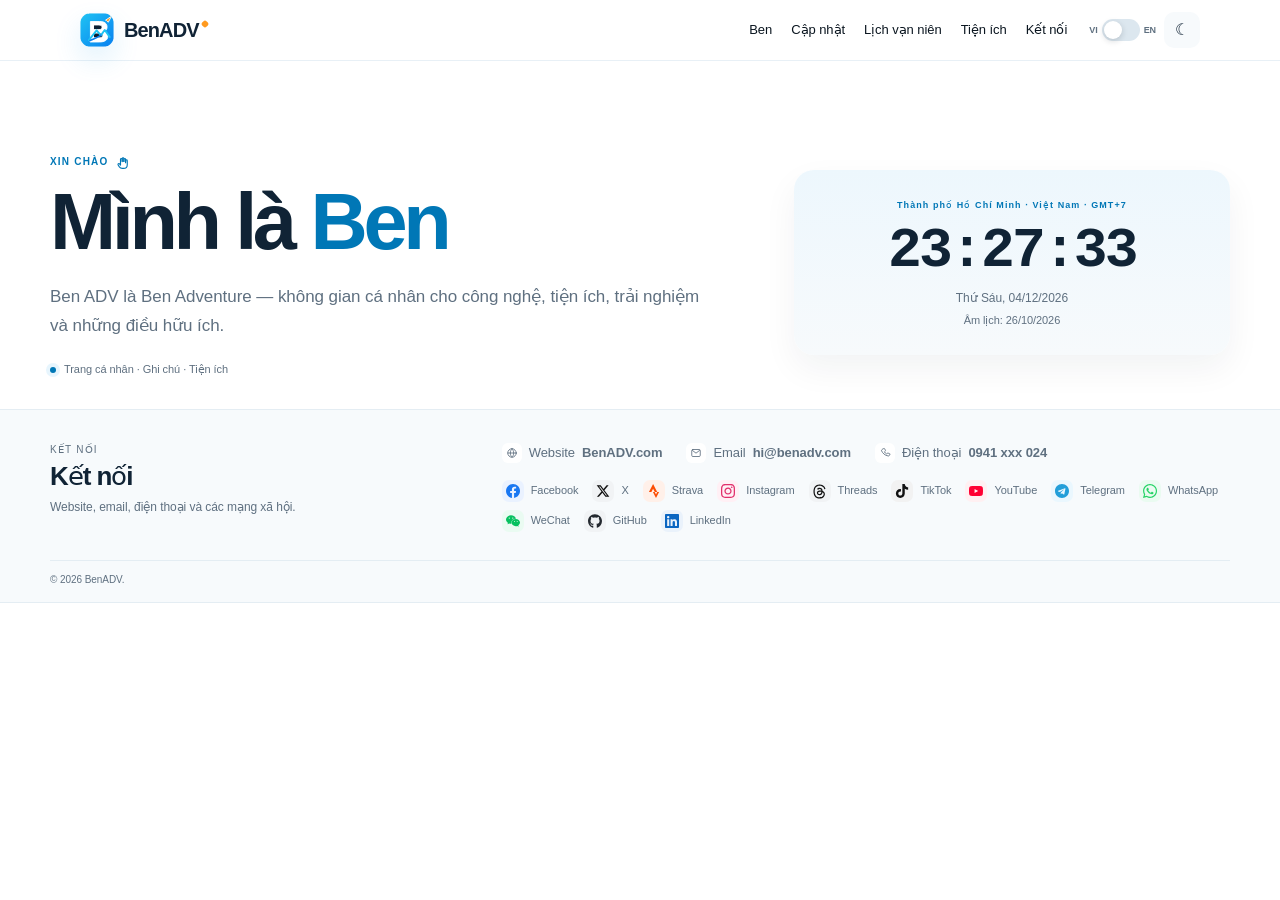
<file: index.html>
<!DOCTYPE html>
<html lang="vi"><head><meta charset="utf-8"/><meta content="width=device-width,initial-scale=1,viewport-fit=cover" name="viewport"/><meta content="#1aa6f6" name="theme-color"/><title>BenADV | Ben Adventure</title><meta name="description" content="BenADV — Ben Adventure. Trang cá nhân về công nghệ, tiện ích, công cụ AI, lịch vạn niên và những điều hữu ích."><meta content="BenADV.com" name="author"/><meta name="robots" content="index,follow,max-image-preview:large,max-snippet:-1,max-video-preview:-1"><link rel="canonical" href="https://benadv.com/"><link rel="alternate" hreflang="vi" href="https://benadv.com/"><link rel="alternate" hreflang="en" href="https://benadv.com/en/"><link rel="alternate" hreflang="x-default" href="https://benadv.com/"><meta content="website" property="og:type"/><meta content="BenADV" property="og:site_name"/><meta content="BenADV | Ben Adventure" property="og:title"/><meta content="BenADV — Ben Adventure. Trang cá nhân về công nghệ, tiện ích, công cụ AI, lịch vạn niên và những điều hữu ích." property="og:description"/><meta content="https://benadv.com/" property="og:url"/><meta content="vi_VN" property="og:locale"/><meta content="en_US" property="og:locale:alternate"/><meta content="summary" name="twitter:card"/><link href="./assets/benadv-icon.svg" rel="icon" type="image/svg+xml"/><link as="style" href="css/style.css" rel="preload"/><link href="css/style.css?v=20260815" rel="stylesheet"/><script type="application/ld+json">{"@context":"https://schema.org","@graph":[{"@type":"WebSite","@id":"https://benadv.com/#website","url":"https://benadv.com/","name":"BenADV","alternateName":["Ben Adventure","Ben ADV"],"inLanguage":"vi"},{"@type":"Person","@id":"https://benadv.com/#person","name":"Ben","alternateName":["Ben ADV","Ben Adventure"],"url":"https://benadv.com/","sameAs":["https://www.facebook.com/benadvcom","https://www.x.com/benadvcom","https://www.strava.com/athletes/benadvcom","https://www.instagram.com/benadvcom","https://www.threads.com/@benadvcom","https://www.tiktok.com/@benadvcom","https://www.youtube.com/@BenADVcom","https://t.me/benadvcom","http://wa.me/benadvcom","https://github.com/benadvcom","https://www.linkedin.com/in/benadvcom"],"mainEntityOfPage":{"@id":"https://benadv.com/#website"}}]}</script>
</head><body data-page="home"><a class="skip-link" href="#main-content">Bỏ qua đến nội dung</a><header class="site-header"><div class="container nav-wrap"><a aria-label="BenADV" class="logo" href="./">
<span aria-hidden="true" class="logo-mark">
<svg focusable="false" viewbox="0 0 88 88">
<defs>
<lineargradient id="logoBg" x1="0" x2="1" y1="0" y2="1">
<stop offset="0" stop-color="#20C4F3"></stop>
<stop offset="1" stop-color="#087FF0"></stop>
</lineargradient>
</defs>
<rect fill="url(#logoBg)" height="88" rx="22" width="88"></rect>
<path d="M27 70V22h24c12 0 19 5 19 14 0 5-2 9-7 12 6 2 9 6 9 12 0 10-8 15-22 15H27Z" fill="#fff"></path>
<path d="M36 31h13c5 0 8 2 8 6 0 4-3 6-8 6H36Zm0 21h15c5 0 8 2 8 6 0 4-3 6-9 6H36Z" fill="#0B1F33"></path>
<path d="M23 70 43 45l11 13 10-14 13 18" fill="none" stroke="#20C4F3" stroke-linecap="round" stroke-linejoin="round" stroke-width="5"></path>
<path d="M67 18 82 8 73 24 69 20Z" fill="#FF9A1F"></path>
<path d="M26 71c12-5 21-9 28-14" fill="none" stroke="#087FF0" stroke-linecap="round" stroke-width="4"></path>
</svg>
</span>
<span class="logo-word"><strong>BenADV</strong></span>
</a><nav aria-label="Main navigation" class="nav" id="mainNav"><a data-page="about" href="./index.html#main-content">Ben</a><a data-page="blog" href="https://blog.benadv.com/" rel="noopener noreferrer" target="_blank">Cập nhật</a><a data-page="calendar" href="./calendar.html">Lịch vạn niên</a><a data-page="utilities" href="./utilities.html">Tiện ích</a><a data-page="contact" href="./index.html#contact">Kết nối</a></nav><div class="actions"><label class="lang-switch" title="Language"><span>VI</span><button aria-checked="false" aria-label="Switch to English" class="switch" id="languageToggle" role="switch" type="button"><span class="switch-track"></span><span class="switch-knob"></span></button><span>EN</span></label><button aria-label="Chuyển sang giao diện tối" class="theme-toggle" id="themeToggle" title="Giao diện tối" type="button"><span aria-hidden="true" class="theme-symbol">☾</span></button></div></div></header><main id="main-content"><section class="home-hero-modern"><div class="home-shell home-hero-grid"><div class="home-hero-copy"><p class="home-eyebrow"><span>XIN CHÀO</span><svg aria-hidden="true" class="greet-icon" focusable="false" viewbox="0 0 24 24"><path d="M7.2 11.4V6.9a1.35 1.35 0 0 1 2.7 0v3.6"></path><path d="M9.9 10V5.9a1.35 1.35 0 0 1 2.7 0v4.4"></path><path d="M12.6 10.2V7a1.35 1.35 0 0 1 2.7 0v5.2"></path><path d="M15.3 11.2V9a1.35 1.35 0 0 1 2.7 0v6.4c0 3.7-2.3 6-6 6H10c-2.1 0-3.4-.7-4.6-2.4l-2-3.1a1.43 1.43 0 0 1 2.35-1.62l1.45 1.82V11.4"></path></svg></p><h1>Mình là <strong>Ben</strong></h1><p class="home-lead">Ben ADV là Ben Adventure — không gian cá nhân cho công nghệ, tiện ích, trải nghiệm và những điều hữu ích.</p><div class="home-meta-row"><span class="home-meta-dot"></span><span>Trang cá nhân · Ghi chú · Tiện ích</span></div></div><div class="home-clock-panel"><div class="home-clock-top">THÀNH PHỐ HỒ CHÍ MINH · VIỆT NAM · GMT+7</div><div class="home-clock-time" id="liveClock">00:00:00</div><div class="home-clock-date" id="solarDate">Đang cập nhật…</div><div class="home-clock-lunar" id="lunarDate">Đang cập nhật…</div></div></div></section><section class="home-connect-modern" id="contact"><div class="home-shell"><div class="connect-grid"><div class="connect-heading"><p class="connect-kicker">KẾT NỐI</p><h2>Kết nối</h2><p>Website, email, điện thoại và các mạng xã hội.</p></div><div class="connect-content"><div class="connect-details"><a class="connect-item" href="https://benadv.com/"><span class="connect-icon"><svg aria-hidden="true" viewbox="0 0 24 24"><circle cx="12" cy="12" r="8.5"></circle><path d="M3.8 12h16.4M12 3.5c2.2 2.3 3.3 5.1 3.3 8.5S14.2 18.2 12 20.5c-2.2-2.3-3.3-5.1-3.3-8.5S9.8 5.8 12 3.5Z"></path></svg></span><span>Website</span><b>BenADV.com</b></a><a class="connect-item" href="mailto:hi@benadv.com"><span class="connect-icon"><svg aria-hidden="true" viewbox="0 0 24 24"><rect height="14" rx="2.2" width="17" x="3.5" y="5"></rect><path d="m5 7 7 5.3L19 7"></path></svg></span><span>Email</span><b>hi@benadv.com</b></a><a class="connect-item" href="tel:0941xxx024"><span class="connect-icon"><svg aria-hidden="true" viewbox="0 0 24 24"><path d="M7.2 4.2 9.6 3c.7-.4 1.5-.1 1.8.6l1.4 3.1c.3.6.1 1.3-.4 1.8l-1.5 1.2a13.7 13.7 0 0 0 4.4 4.4l1.2-1.5c.5-.5 1.2-.7 1.8-.4l3.1 1.4c.7.3 1 .1.6.8l-1.2 2.4c-.4.8-1.2 1.3-2.1 1.2C11.8 17.1 6.9 12.2 5 7.3c-.3-.9.2-1.7 1-2.1Z"></path></svg></span><span>Điện thoại</span><b>0941 xxx 024</b></a></div><div aria-label="Social networks" class="home-social-strip"><a aria-label="Facebook" class="home-social-link social-facebook" data-username="benadvcom" href="https://www.facebook.com/benadvcom" rel="noopener noreferrer" target="_blank"><span class="home-social-icon"><svg aria-hidden="true" focusable="false" class="social-svg" viewbox="0 0 968.000 963.000"><path d="M984 375C984 643 768 859 500 859C232 859 16 643 16 375C16 133 192 -68 424 -104V235H301V375H424V482C424 603 496 670 607 670C660 670 716 661 716 661V542H655C595 542 576 504 576 466V375H710L689 235H576V-104C808 -68 984 133 984 375Z" transform="translate(-16.000 859.000) scale(1 -1)"></path></svg></span><span>Facebook</span></a><a aria-label="X" class="home-social-link social-x" data-username="benadvcom" href="https://www.x.com/benadvcom" rel="noopener noreferrer" target="_blank"><span class="home-social-icon"><svg aria-hidden="true" focusable="false" class="social-svg"  viewBox="0 0 512 512"><path d="M389.2 48h70.6L305.6 224.2 487 464H345L233.7 318.6 106.5 464H35.8L200.7 275.5 26.8 48H172.4L272.9 180.9 389.2 48zM364.4 421.8h39.1L151.1 88h-42L364.4 421.8z"></path></svg></span><span>X</span></a><a aria-label="Strava" class="home-social-link social-strava" data-username="benadvcom" href="https://www.strava.com/athletes/benadvcom" rel="noopener noreferrer" target="_blank"><span class="home-social-icon"><svg aria-hidden="true" focusable="false" class="social-svg" viewbox="0 0 721.000 1000.000"><path d="M309 875 14 305H188L309 531L430 305H603ZM603 305 517 132 430 305H298L517 -125L735 305Z" transform="translate(-14.000 875.000) scale(1 -1)"></path></svg></span><span>Strava</span></a><a aria-label="Instagram" class="home-social-link social-instagram" data-username="benadvcom" href="https://www.instagram.com/benadvcom" rel="noopener noreferrer" target="_blank"><span class="home-social-icon"><svg aria-hidden="true" focusable="false" class="social-svg" viewbox="0 0 875.000 875.000"><path d="M438 600C314 600 213 499 213 375C213 251 314 151 438 151C562 151 662 251 662 375C662 499 562 600 438 600ZM438 229C358 229 292 295 292 375C292 455 358 521 438 521C518 521 584 455 584 375C584 295 518 229 438 229ZM724 609C724 638 700 661 671 661C642 661 619 638 619 609C619 580 642 556 671 556C700 556 724 580 724 609ZM872 556C869 626 853 688 802 739C751 790 688 806 618 810C546 814 329 814 257 810C187 807 125 790 74 739C23 688 7 626 3 556C-1 484 -1 267 3 195C6 125 23 62 74 11C125 -40 187 -55 257 -59C329 -63 546 -63 618 -59C688 -56 751 -40 802 11C853 62 868 125 872 195C876 267 876 484 872 556ZM779 117C764 79 734 49 696 34C638 11 502 16 438 16C374 16 237 11 180 34C142 49 111 79 96 117C73 175 79 311 79 375C79 439 73 576 96 633C111 671 142 701 180 716C238 739 374 734 438 734C502 734 639 739 696 716C734 701 764 671 779 633C802 575 796 439 796 375C796 311 802 174 779 117Z" transform="translate(-0.000 813.000) scale(1 -1)"></path></svg></span><span>Instagram</span></a><a aria-label="Threads" class="home-social-link social-threads" data-username="benadvcom" href="https://www.threads.com/@benadvcom" rel="noopener noreferrer" target="_blank"><span class="home-social-icon"><svg aria-hidden="true" focusable="false" class="social-svg"  viewBox="0 0 448 512"><path d="M331.5 235.7c2.2 .9 4.2 1.9 6.3 2.8c29.2 14.1 50.6 35.2 61.8 61.4c15.7 36.5 17.2 95.8-30.3 143.2c-36.2 36.2-80.3 52.5-142.6 53h-.3c-70.2-.5-124.1-24.1-160.4-70.2c-32.3-41-48.9-98.1-49.5-169.6V256v-.2C17 184.3 33.6 127.2 65.9 86.2C102.2 40.1 156.2 16.5 226.4 16h.3c70.3 .5 124.9 24 162.3 69.9c18.4 22.7 32 50 40.6 81.7l-40.4 10.8c-7.1-25.8-17.8-47.8-32.2-65.4c-29.2-35.8-73-54.2-130.5-54.6c-57 .5-100.1 18.8-128.2 54.4C72.1 146.1 58.5 194.3 58 256c.5 61.7 14.1 109.9 40.3 143.3c28 35.6 71.2 53.9 128.2 54.4c51.4-.4 85.4-12.6 113.7-40.9c32.3-32.2 31.7-71.8 21.4-95.9c-6.1-14.2-17.1-26-31.9-34.9c-3.7 26.9-11.8 48.3-24.7 64.8c-17.1 21.8-41.4 33.6-72.7 35.3c-23.6 1.3-46.3-4.4-63.9-16c-20.8-13.8-33-34.8-34.3-59.3c-2.5-48.3 35.7-83 95.2-86.4c21.1-1.2 40.9-.3 59.2 2.8c-2.4-14.8-7.3-26.6-14.6-35.2c-10-11.7-25.6-17.7-46.2-17.8H227c-16.6 0-39 4.6-53.3 26.3l-34.4-23.6c19.2-29.1 50.3-45.1 87.8-45.1h.8c62.6 .4 99.9 39.5 103.7 107.7l-.2 .2zm-156 68.8c1.3 25.1 28.4 36.8 54.6 35.3c25.6-1.4 54.6-11.4 59.5-73.2c-13.2-2.9-27.8-4.4-43.4-4.4c-4.8 0-9.6 .1-14.4 .4c-42.9 2.4-57.2 23.2-56.2 41.8l-.1 .1z"></path></svg></span><span>Threads</span></a><a aria-label="TikTok" class="home-social-link social-tiktok" data-username="benadvcom" href="https://www.tiktok.com/@benadvcom" rel="noopener noreferrer" target="_blank"><span class="home-social-icon"><svg aria-hidden="true" focusable="false" class="social-svg" viewbox="0 0 875.000 1000.000"><path d="M875 465V636C827 636 781 650 744 675C690 710 651 766 639 832C637 845 635 859 635 873V875H463V193C463 113 398 47 318 47C238 47 172 113 172 193C172 273 238 338 318 338C333 338 347 336 361 332V507C347 509 333 510 318 510C143 510 0 368 0 193C0 18 143 -125 318 -125C493 -125 635 18 635 193V542C702 494 785 465 874 465Z" transform="translate(0.000 875.000) scale(1 -1)"></path></svg></span><span>TikTok</span></a><a aria-label="YouTube" class="home-social-link social-youtube" data-username="BenADVcom" href="https://www.youtube.com/@BenADVcom" rel="noopener noreferrer" target="_blank"><span class="home-social-icon"><svg aria-hidden="true" focusable="false" class="social-svg" viewbox="0 0 1067.000 750.000"><path d="M1074 633C1062 679 1025 716 979 728C896 750 562 750 562 750C562 750 229 750 146 728C100 716 63 679 51 633C29 549 29 374 29 374C29 374 29 200 51 116C63 70 100 34 146 22C229 0 562 0 562 0C562 0 896 0 979 22C1025 34 1062 70 1074 116C1096 200 1096 374 1096 374C1096 374 1096 549 1074 633ZM453 216V533L732 374Z" transform="translate(-29.000 750.000) scale(1 -1)"></path></svg></span><span>YouTube</span></a><a aria-label="Telegram" class="home-social-link social-telegram" data-username="benadvcom" href="https://t.me/benadvcom" rel="noopener noreferrer" target="_blank"><span class="home-social-icon"><svg aria-hidden="true" focusable="false" class="social-svg" viewbox="0 0 969.000 968.000"><path d="M484 859C216 859 0 643 0 375C0 107 216 -109 484 -109C752 -109 969 107 969 375C969 643 752 859 484 859ZM722 528 643 153C637 126 621 120 599 132L478 222L420 165C414 159 407 154 395 154L404 277L628 479C638 488 626 493 613 484L336 310L216 347C190 355 190 373 222 386L689 566C711 574 729 561 722 528Z" transform="translate(0.000 859.000) scale(1 -1)"></path></svg></span><span>Telegram</span></a><a aria-label="WhatsApp" class="home-social-link social-whatsapp" data-username="benadvcom" href="http://wa.me/benadvcom" rel="noopener noreferrer" target="_blank"><span class="home-social-icon"><svg aria-hidden="true" focusable="false" class="social-svg" viewbox="0 0 875.000 874.000"><path d="M744 685C662 767 553 812 437 812C198 812 4 618 4 379C4 303 24 228 62 162L0 -62L230 -2C293 -37 364 -55 437 -55C676 -55 875 140 875 379C875 495 826 603 744 685ZM437 18C372 18 309 35 254 68L241 76L104 40L141 173L132 187C96 244 77 311 77 379C77 578 239 739 438 739C534 739 624 702 692 634C760 566 802 475 802 379C802 180 636 18 437 18ZM635 288C624 293 571 319 561 323C551 327 544 329 537 318C530 307 508 282 502 275C496 268 490 267 479 272C415 304 373 329 331 401C320 420 342 420 363 461C367 468 365 474 362 479C359 484 338 538 329 560C320 581 311 579 304 579H284C277 579 265 576 255 565C245 554 217 528 217 475C217 422 256 370 261 363C266 356 337 246 446 199C515 169 542 167 576 172C597 175 640 199 649 224C658 249 658 271 655 275C652 280 646 283 635 288Z" transform="translate(0.000 812.000) scale(1 -1)"></path></svg></span><span>WhatsApp</span></a><a aria-label="WeChat" class="home-social-link social-wechat" data-username="benadvcom" href="#" rel="noopener noreferrer" target="_blank"><span class="home-social-icon"><svg aria-hidden="true" focusable="false" class="social-svg" viewbox="0 0 1075.000 875.000"><path d="M752 548C764 548 777 548 789 546C757 699 593 812 406 812C197 812 25 670 25 489C25 385 83 299 178 232L140 118L273 185C321 176 358 166 406 166C418 166 430 166 442 167C434 192 429 219 429 247C429 413 572 548 752 548ZM548 651C576 651 596 632 596 603C596 575 576 556 548 556C519 556 491 575 491 603C491 632 519 651 548 651ZM282 556C254 556 225 575 225 603C225 632 254 651 282 651C311 651 329 632 329 603C329 574 311 556 282 556ZM1100 251C1100 403 948 527 777 527C596 527 454 403 454 251C454 99 596 -25 777 -25C815 -25 853 -14 891 -5L995 -63L966 32C1043 89 1100 165 1100 251ZM672 299C653 299 634 318 634 337C634 356 653 375 672 375C701 375 719 356 719 337C719 317 701 299 672 299ZM881 299C862 299 843 318 843 337C843 356 862 375 881 375C909 375 929 356 929 337C929 317 909 299 881 299Z" transform="translate(-25.000 812.000) scale(1 -1)"></path></svg></span><span>WeChat</span></a><a aria-label="GitHub" class="home-social-link social-github" data-username="benadvcom" href="https://github.com/benadvcom" rel="noopener noreferrer" target="_blank"><span class="home-social-icon"><svg aria-hidden="true" focusable="false" class="social-svg" viewbox="0 0 969.000 943.695"><path d="M324 99C324 103 319 107 313 106C307 106 303 103 303 99C303 95 308 91 314 92C320 92 324 95 324 99ZM263 108C262 104 266 99 272 98C277 96 283 98 284 102C285 106 281 110 275 112C270 113 264 112 263 108ZM350 111C344 110 340 105 341 101C342 97 346 95 352 96C358 97 362 101 361 105C360 109 356 112 350 111ZM478 859C207 859 0 654 0 383C0 166 136 -19 331 -84C356 -88 365 -74 365 -61C365 -49 364 18 364 59C364 59 228 30 199 117C199 117 177 174 145 189C145 189 100 220 148 219C148 219 196 215 223 169C266 94 337 115 365 128C369 159 383 181 397 194C288 206 177 221 177 409C177 463 192 490 223 524C218 537 202 589 229 657C270 670 363 604 363 604C402 615 444 621 486 621C528 621 570 615 609 604C609 604 702 670 743 657C770 589 753 537 748 524C779 489 799 463 799 409C799 221 684 206 575 194C593 179 608 149 608 103C608 37 607 -44 607 -60C607 -73 616 -88 641 -84C836 -19 969 166 969 383C969 654 749 859 478 859ZM190 186C187 184 188 180 191 176C194 173 198 171 201 174C204 176 203 180 200 184C197 187 193 189 190 186ZM169 202C168 199 169 196 173 194C176 192 181 192 182 195C183 198 181 201 177 203C173 204 170 204 169 202ZM232 132C229 129 231 124 235 120C239 116 244 115 247 118C250 121 249 126 245 130C241 134 235 135 232 132ZM210 161C207 159 207 153 210 149C213 145 218 143 221 145C224 148 224 153 221 157C218 161 213 164 210 161Z" transform="translate(0.000 859.000) scale(1 -1)"></path></svg></span><span>GitHub</span></a><a aria-label="LinkedIn" class="home-social-link social-linkedin" data-username="benadvcom" href="https://www.linkedin.com/in/benadvcom" rel="noopener noreferrer" target="_blank"><span class="home-social-icon"><svg aria-hidden="true" focusable="false" class="social-svg" viewbox="0 0 875.000 874.000"><path d="M812 812H62C28 812 0 784 0 749V1C0 -34 28 -62 62 -62H812C846 -62 875 -34 875 1V749C875 784 846 812 812 812ZM264 62H135V480H265V62ZM200 537C158 537 124 571 124 612C124 653 158 688 200 688C241 688 275 653 275 612C275 570 242 537 200 537ZM751 62H621V266C621 314 620 376 554 376C486 376 476 323 476 269V62H346V480H470V423H472C489 456 532 490 595 490C726 490 751 403 751 291Z" transform="translate(0.000 812.000) scale(1 -1)"></path></svg></span><span>LinkedIn</span></a></div></div></div><div class="home-copyright"><span>© 2026 BenADV.</span></div></div></section></main><button aria-label="Lên đầu trang" class="back-to-top" id="backToTop" type="button">↑</button>
<script defer="" src="js/script.js?v=20260815"></script>
</body></html>
</file>
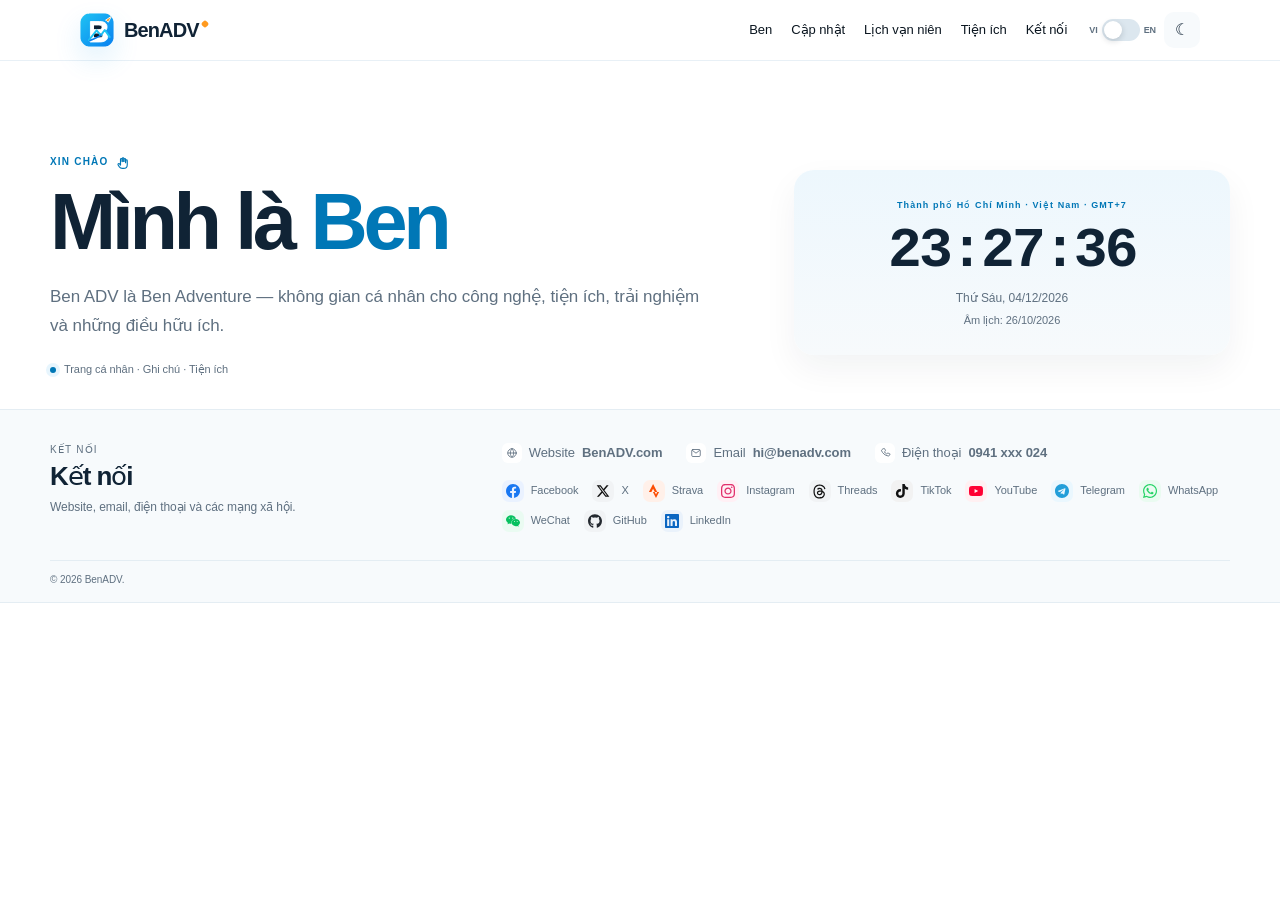
<file: en/index.html>
<!DOCTYPE html>
<html lang="en"><head><meta charset="utf-8"/><meta content="width=device-width,initial-scale=1,viewport-fit=cover" name="viewport"/><meta content="#1aa6f6" name="theme-color"/><title>Ben Adventure | BenADV</title><meta name="description" content="Ben Adventure (BenADV) — a personal website for technology, utilities, AI tools, a perpetual calendar and useful resources."><meta content="BenADV.com" name="author"/><meta name="robots" content="index,follow,max-image-preview:large,max-snippet:-1,max-video-preview:-1"><link rel="canonical" href="https://benadv.com/en/"><link rel="alternate" hreflang="vi" href="https://benadv.com/"><link rel="alternate" hreflang="en" href="https://benadv.com/en/"><link rel="alternate" hreflang="x-default" href="https://benadv.com/"><meta content="website" property="og:type"/><meta content="BenADV" property="og:site_name"/><meta content="Ben Adventure | BenADV" property="og:title"/><meta content="Ben Adventure (BenADV) — a personal website for technology, utilities, AI tools, a perpetual calendar and useful resources." property="og:description"/><meta content="https://benadv.com/en/" property="og:url"/><meta content="en_US" property="og:locale"/><meta content="vi_VN" property="og:locale:alternate"/><meta content="summary" name="twitter:card"/><link href="../assets/benadv-icon.svg" rel="icon" type="image/svg+xml"/><link as="style" href="../css/style.css" rel="preload"/><link href="../css/style.css?v=20260815" rel="stylesheet"/><script type="application/ld+json">{"@context":"https://schema.org","@graph":[{"@type":"WebSite","@id":"https://benadv.com/#website","url":"https://benadv.com/","name":"BenADV","alternateName":["Ben Adventure","Ben ADV"],"inLanguage":"en"},{"@type":"Person","@id":"https://benadv.com/#person","name":"Ben","alternateName":["Ben ADV","Ben Adventure"],"url":"https://benadv.com/","sameAs":["https://www.facebook.com/benadvcom","https://www.x.com/benadvcom","https://www.strava.com/athletes/benadvcom","https://www.instagram.com/benadvcom","https://www.threads.com/@benadvcom","https://www.tiktok.com/@benadvcom","https://www.youtube.com/@BenADVcom","https://t.me/benadvcom","http://wa.me/benadvcom","https://github.com/benadvcom","https://www.linkedin.com/in/benadvcom"],"mainEntityOfPage":{"@id":"https://benadv.com/#website"}}]}</script>
</head><body data-page="home"><a class="skip-link" href="#main-content">Skip to content</a><header class="site-header"><div class="container nav-wrap"><a aria-label="BenADV" class="logo" href="../">
<span aria-hidden="true" class="logo-mark">
<svg focusable="false" viewbox="0 0 88 88">
<defs>
<lineargradient id="logoBg" x1="0" x2="1" y1="0" y2="1">
<stop offset="0" stop-color="#20C4F3"></stop>
<stop offset="1" stop-color="#087FF0"></stop>
</lineargradient>
</defs>
<rect fill="url(#logoBg)" height="88" rx="22" width="88"></rect>
<path d="M27 70V22h24c12 0 19 5 19 14 0 5-2 9-7 12 6 2 9 6 9 12 0 10-8 15-22 15H27Z" fill="#fff"></path>
<path d="M36 31h13c5 0 8 2 8 6 0 4-3 6-8 6H36Zm0 21h15c5 0 8 2 8 6 0 4-3 6-9 6H36Z" fill="#0B1F33"></path>
<path d="M23 70 43 45l11 13 10-14 13 18" fill="none" stroke="#20C4F3" stroke-linecap="round" stroke-linejoin="round" stroke-width="5"></path>
<path d="M67 18 82 8 73 24 69 20Z" fill="#FF9A1F"></path>
<path d="M26 71c12-5 21-9 28-14" fill="none" stroke="#087FF0" stroke-linecap="round" stroke-width="4"></path>
</svg>
</span>
<span class="logo-word"><strong>BenADV</strong></span>
</a><nav aria-label="Main navigation" class="nav" id="mainNav"><a data-page="about" href="../index.html#main-content">Ben</a><a data-page="blog" href="https://blog.benadv.com/" rel="noopener noreferrer" target="_blank">Updates</a><a data-page="calendar" href="./calendar.html">Calendar</a><a data-page="utilities" href="./utilities.html">Utilities</a><a data-page="contact" href="../index.html#contact">Connect</a></nav><div class="actions"><label class="lang-switch" title="Language"><span>VI</span><button aria-checked="true" aria-label="Switch to Vietnamese" class="switch" id="languageToggle" role="switch" type="button"><span class="switch-track"></span><span class="switch-knob"></span></button><span>EN</span></label><button aria-label="Switch to dark mode" class="theme-toggle" id="themeToggle" title="Dark mode" type="button"><span aria-hidden="true" class="theme-symbol">☾</span></button></div></div></header><main id="main-content"><section class="home-hero-modern"><div class="home-shell home-hero-grid"><div class="home-hero-copy"><p class="home-eyebrow"><span>Hello</span><svg aria-hidden="true" class="greet-icon" focusable="false" viewbox="0 0 24 24"><path d="M7.2 11.4V6.9a1.35 1.35 0 0 1 2.7 0v3.6"></path><path d="M9.9 10V5.9a1.35 1.35 0 0 1 2.7 0v4.4"></path><path d="M12.6 10.2V7a1.35 1.35 0 0 1 2.7 0v5.2"></path><path d="M15.3 11.2V9a1.35 1.35 0 0 1 2.7 0v6.4c0 3.7-2.3 6-6 6H10c-2.1 0-3.4-.7-4.6-2.4l-2-3.1a1.43 1.43 0 0 1 2.35-1.62l1.45 1.82V11.4"></path></svg></p><h1>I am <strong>Ben</strong></h1><p class="home-lead">Ben ADV is Ben Adventure — a personal website for technology, utilities, AI tools and useful resources.</p><div class="home-meta-row"><span class="home-meta-dot"></span><span>Personal · Notes · Utilities</span></div></div><div class="home-clock-panel"><div class="home-clock-top">HO CHI MINH CITY · VIETNAM · GMT+7</div><div class="home-clock-time" id="liveClock">00:00:00</div><div class="home-clock-date" id="solarDate">Updating…</div><div class="home-clock-lunar" id="lunarDate">Updating…</div></div></div></section><section class="home-connect-modern" id="contact"><div class="home-shell"><div class="connect-grid"><div class="connect-heading"><p class="connect-kicker">Connect</p><h2>Connect</h2><p>Website, email, phone and social networks.</p></div><div class="connect-content"><div class="connect-details"><a class="connect-item" href="https://benadv.com/"><span class="connect-icon"><svg aria-hidden="true" viewbox="0 0 24 24"><circle cx="12" cy="12" r="8.5"></circle><path d="M3.8 12h16.4M12 3.5c2.2 2.3 3.3 5.1 3.3 8.5S14.2 18.2 12 20.5c-2.2-2.3-3.3-5.1-3.3-8.5S9.8 5.8 12 3.5Z"></path></svg></span><span>Website</span><b>BenADV.com</b></a><a class="connect-item" href="mailto:hi@benadv.com"><span class="connect-icon"><svg aria-hidden="true" viewbox="0 0 24 24"><rect height="14" rx="2.2" width="17" x="3.5" y="5"></rect><path d="m5 7 7 5.3L19 7"></path></svg></span><span>Email</span><b>hi@benadv.com</b></a><a class="connect-item" href="tel:+84941xxx024"><span class="connect-icon"><svg aria-hidden="true" viewbox="0 0 24 24"><path d="M7.2 4.2 9.6 3c.7-.4 1.5-.1 1.8.6l1.4 3.1c.3.6.1 1.3-.4 1.8l-1.5 1.2a13.7 13.7 0 0 0 4.4 4.4l1.2-1.5c.5-.5 1.2-.7 1.8-.4l3.1 1.4c.7.3 1 .1.6.8l-1.2 2.4c-.4.8-1.2 1.3-2.1 1.2C11.8 17.1 6.9 12.2 5 7.3c-.3-.9.2-1.7 1-2.1Z"></path></svg></span><span>Phone</span><b>(+84) 941 xxx 024</b></a></div><div aria-label="Social networks" class="home-social-strip"><a aria-label="Facebook" class="home-social-link social-facebook" data-username="benadvcom" href="https://www.facebook.com/benadvcom" rel="noopener noreferrer" target="_blank"><span class="home-social-icon"><svg aria-hidden="true" focusable="false" class="social-svg" viewbox="0 0 968.000 963.000"><path d="M984 375C984 643 768 859 500 859C232 859 16 643 16 375C16 133 192 -68 424 -104V235H301V375H424V482C424 603 496 670 607 670C660 670 716 661 716 661V542H655C595 542 576 504 576 466V375H710L689 235H576V-104C808 -68 984 133 984 375Z" transform="translate(-16.000 859.000) scale(1 -1)"></path></svg></span><span>Facebook</span></a><a aria-label="X" class="home-social-link social-x" data-username="benadvcom" href="https://www.x.com/benadvcom" rel="noopener noreferrer" target="_blank"><span class="home-social-icon"><svg aria-hidden="true" focusable="false" class="social-svg"  viewBox="0 0 512 512"><path d="M389.2 48h70.6L305.6 224.2 487 464H345L233.7 318.6 106.5 464H35.8L200.7 275.5 26.8 48H172.4L272.9 180.9 389.2 48zM364.4 421.8h39.1L151.1 88h-42L364.4 421.8z"></path></svg></span><span>X</span></a><a aria-label="Strava" class="home-social-link social-strava" data-username="benadvcom" href="https://www.strava.com/athletes/benadvcom" rel="noopener noreferrer" target="_blank"><span class="home-social-icon"><svg aria-hidden="true" focusable="false" class="social-svg" viewbox="0 0 721.000 1000.000"><path d="M309 875 14 305H188L309 531L430 305H603ZM603 305 517 132 430 305H298L517 -125L735 305Z" transform="translate(-14.000 875.000) scale(1 -1)"></path></svg></span><span>Strava</span></a><a aria-label="Instagram" class="home-social-link social-instagram" data-username="benadvcom" href="https://www.instagram.com/benadvcom" rel="noopener noreferrer" target="_blank"><span class="home-social-icon"><svg aria-hidden="true" focusable="false" class="social-svg" viewbox="0 0 875.000 875.000"><path d="M438 600C314 600 213 499 213 375C213 251 314 151 438 151C562 151 662 251 662 375C662 499 562 600 438 600ZM438 229C358 229 292 295 292 375C292 455 358 521 438 521C518 521 584 455 584 375C584 295 518 229 438 229ZM724 609C724 638 700 661 671 661C642 661 619 638 619 609C619 580 642 556 671 556C700 556 724 580 724 609ZM872 556C869 626 853 688 802 739C751 790 688 806 618 810C546 814 329 814 257 810C187 807 125 790 74 739C23 688 7 626 3 556C-1 484 -1 267 3 195C6 125 23 62 74 11C125 -40 187 -55 257 -59C329 -63 546 -63 618 -59C688 -56 751 -40 802 11C853 62 868 125 872 195C876 267 876 484 872 556ZM779 117C764 79 734 49 696 34C638 11 502 16 438 16C374 16 237 11 180 34C142 49 111 79 96 117C73 175 79 311 79 375C79 439 73 576 96 633C111 671 142 701 180 716C238 739 374 734 438 734C502 734 639 739 696 716C734 701 764 671 779 633C802 575 796 439 796 375C796 311 802 174 779 117Z" transform="translate(-0.000 813.000) scale(1 -1)"></path></svg></span><span>Instagram</span></a><a aria-label="Threads" class="home-social-link social-threads" data-username="benadvcom" href="https://www.threads.com/@benadvcom" rel="noopener noreferrer" target="_blank"><span class="home-social-icon"><svg aria-hidden="true" focusable="false" class="social-svg"  viewBox="0 0 448 512"><path d="M331.5 235.7c2.2 .9 4.2 1.9 6.3 2.8c29.2 14.1 50.6 35.2 61.8 61.4c15.7 36.5 17.2 95.8-30.3 143.2c-36.2 36.2-80.3 52.5-142.6 53h-.3c-70.2-.5-124.1-24.1-160.4-70.2c-32.3-41-48.9-98.1-49.5-169.6V256v-.2C17 184.3 33.6 127.2 65.9 86.2C102.2 40.1 156.2 16.5 226.4 16h.3c70.3 .5 124.9 24 162.3 69.9c18.4 22.7 32 50 40.6 81.7l-40.4 10.8c-7.1-25.8-17.8-47.8-32.2-65.4c-29.2-35.8-73-54.2-130.5-54.6c-57 .5-100.1 18.8-128.2 54.4C72.1 146.1 58.5 194.3 58 256c.5 61.7 14.1 109.9 40.3 143.3c28 35.6 71.2 53.9 128.2 54.4c51.4-.4 85.4-12.6 113.7-40.9c32.3-32.2 31.7-71.8 21.4-95.9c-6.1-14.2-17.1-26-31.9-34.9c-3.7 26.9-11.8 48.3-24.7 64.8c-17.1 21.8-41.4 33.6-72.7 35.3c-23.6 1.3-46.3-4.4-63.9-16c-20.8-13.8-33-34.8-34.3-59.3c-2.5-48.3 35.7-83 95.2-86.4c21.1-1.2 40.9-.3 59.2 2.8c-2.4-14.8-7.3-26.6-14.6-35.2c-10-11.7-25.6-17.7-46.2-17.8H227c-16.6 0-39 4.6-53.3 26.3l-34.4-23.6c19.2-29.1 50.3-45.1 87.8-45.1h.8c62.6 .4 99.9 39.5 103.7 107.7l-.2 .2zm-156 68.8c1.3 25.1 28.4 36.8 54.6 35.3c25.6-1.4 54.6-11.4 59.5-73.2c-13.2-2.9-27.8-4.4-43.4-4.4c-4.8 0-9.6 .1-14.4 .4c-42.9 2.4-57.2 23.2-56.2 41.8l-.1 .1z"></path></svg></span><span>Threads</span></a><a aria-label="TikTok" class="home-social-link social-tiktok" data-username="benadvcom" href="https://www.tiktok.com/@benadvcom" rel="noopener noreferrer" target="_blank"><span class="home-social-icon"><svg aria-hidden="true" focusable="false" class="social-svg" viewbox="0 0 875.000 1000.000"><path d="M875 465V636C827 636 781 650 744 675C690 710 651 766 639 832C637 845 635 859 635 873V875H463V193C463 113 398 47 318 47C238 47 172 113 172 193C172 273 238 338 318 338C333 338 347 336 361 332V507C347 509 333 510 318 510C143 510 0 368 0 193C0 18 143 -125 318 -125C493 -125 635 18 635 193V542C702 494 785 465 874 465Z" transform="translate(0.000 875.000) scale(1 -1)"></path></svg></span><span>TikTok</span></a><a aria-label="YouTube" class="home-social-link social-youtube" data-username="BenADVcom" href="https://www.youtube.com/@BenADVcom" rel="noopener noreferrer" target="_blank"><span class="home-social-icon"><svg aria-hidden="true" focusable="false" class="social-svg" viewbox="0 0 1067.000 750.000"><path d="M1074 633C1062 679 1025 716 979 728C896 750 562 750 562 750C562 750 229 750 146 728C100 716 63 679 51 633C29 549 29 374 29 374C29 374 29 200 51 116C63 70 100 34 146 22C229 0 562 0 562 0C562 0 896 0 979 22C1025 34 1062 70 1074 116C1096 200 1096 374 1096 374C1096 374 1096 549 1074 633ZM453 216V533L732 374Z" transform="translate(-29.000 750.000) scale(1 -1)"></path></svg></span><span>YouTube</span></a><a aria-label="Telegram" class="home-social-link social-telegram" data-username="benadvcom" href="https://t.me/benadvcom" rel="noopener noreferrer" target="_blank"><span class="home-social-icon"><svg aria-hidden="true" focusable="false" class="social-svg" viewbox="0 0 969.000 968.000"><path d="M484 859C216 859 0 643 0 375C0 107 216 -109 484 -109C752 -109 969 107 969 375C969 643 752 859 484 859ZM722 528 643 153C637 126 621 120 599 132L478 222L420 165C414 159 407 154 395 154L404 277L628 479C638 488 626 493 613 484L336 310L216 347C190 355 190 373 222 386L689 566C711 574 729 561 722 528Z" transform="translate(0.000 859.000) scale(1 -1)"></path></svg></span><span>Telegram</span></a><a aria-label="WhatsApp" class="home-social-link social-whatsapp" data-username="benadvcom" href="http://wa.me/benadvcom" rel="noopener noreferrer" target="_blank"><span class="home-social-icon"><svg aria-hidden="true" focusable="false" class="social-svg" viewbox="0 0 875.000 874.000"><path d="M744 685C662 767 553 812 437 812C198 812 4 618 4 379C4 303 24 228 62 162L0 -62L230 -2C293 -37 364 -55 437 -55C676 -55 875 140 875 379C875 495 826 603 744 685ZM437 18C372 18 309 35 254 68L241 76L104 40L141 173L132 187C96 244 77 311 77 379C77 578 239 739 438 739C534 739 624 702 692 634C760 566 802 475 802 379C802 180 636 18 437 18ZM635 288C624 293 571 319 561 323C551 327 544 329 537 318C530 307 508 282 502 275C496 268 490 267 479 272C415 304 373 329 331 401C320 420 342 420 363 461C367 468 365 474 362 479C359 484 338 538 329 560C320 581 311 579 304 579H284C277 579 265 576 255 565C245 554 217 528 217 475C217 422 256 370 261 363C266 356 337 246 446 199C515 169 542 167 576 172C597 175 640 199 649 224C658 249 658 271 655 275C652 280 646 283 635 288Z" transform="translate(0.000 812.000) scale(1 -1)"></path></svg></span><span>WhatsApp</span></a><a aria-label="WeChat" class="home-social-link social-wechat" data-username="benadvcom" href="#" rel="noopener noreferrer" target="_blank"><span class="home-social-icon"><svg aria-hidden="true" focusable="false" class="social-svg" viewbox="0 0 1075.000 875.000"><path d="M752 548C764 548 777 548 789 546C757 699 593 812 406 812C197 812 25 670 25 489C25 385 83 299 178 232L140 118L273 185C321 176 358 166 406 166C418 166 430 166 442 167C434 192 429 219 429 247C429 413 572 548 752 548ZM548 651C576 651 596 632 596 603C596 575 576 556 548 556C519 556 491 575 491 603C491 632 519 651 548 651ZM282 556C254 556 225 575 225 603C225 632 254 651 282 651C311 651 329 632 329 603C329 574 311 556 282 556ZM1100 251C1100 403 948 527 777 527C596 527 454 403 454 251C454 99 596 -25 777 -25C815 -25 853 -14 891 -5L995 -63L966 32C1043 89 1100 165 1100 251ZM672 299C653 299 634 318 634 337C634 356 653 375 672 375C701 375 719 356 719 337C719 317 701 299 672 299ZM881 299C862 299 843 318 843 337C843 356 862 375 881 375C909 375 929 356 929 337C929 317 909 299 881 299Z" transform="translate(-25.000 812.000) scale(1 -1)"></path></svg></span><span>WeChat</span></a><a aria-label="GitHub" class="home-social-link social-github" data-username="benadvcom" href="https://github.com/benadvcom" rel="noopener noreferrer" target="_blank"><span class="home-social-icon"><svg aria-hidden="true" focusable="false" class="social-svg" viewbox="0 0 969.000 943.695"><path d="M324 99C324 103 319 107 313 106C307 106 303 103 303 99C303 95 308 91 314 92C320 92 324 95 324 99ZM263 108C262 104 266 99 272 98C277 96 283 98 284 102C285 106 281 110 275 112C270 113 264 112 263 108ZM350 111C344 110 340 105 341 101C342 97 346 95 352 96C358 97 362 101 361 105C360 109 356 112 350 111ZM478 859C207 859 0 654 0 383C0 166 136 -19 331 -84C356 -88 365 -74 365 -61C365 -49 364 18 364 59C364 59 228 30 199 117C199 117 177 174 145 189C145 189 100 220 148 219C148 219 196 215 223 169C266 94 337 115 365 128C369 159 383 181 397 194C288 206 177 221 177 409C177 463 192 490 223 524C218 537 202 589 229 657C270 670 363 604 363 604C402 615 444 621 486 621C528 621 570 615 609 604C609 604 702 670 743 657C770 589 753 537 748 524C779 489 799 463 799 409C799 221 684 206 575 194C593 179 608 149 608 103C608 37 607 -44 607 -60C607 -73 616 -88 641 -84C836 -19 969 166 969 383C969 654 749 859 478 859ZM190 186C187 184 188 180 191 176C194 173 198 171 201 174C204 176 203 180 200 184C197 187 193 189 190 186ZM169 202C168 199 169 196 173 194C176 192 181 192 182 195C183 198 181 201 177 203C173 204 170 204 169 202ZM232 132C229 129 231 124 235 120C239 116 244 115 247 118C250 121 249 126 245 130C241 134 235 135 232 132ZM210 161C207 159 207 153 210 149C213 145 218 143 221 145C224 148 224 153 221 157C218 161 213 164 210 161Z" transform="translate(0.000 859.000) scale(1 -1)"></path></svg></span><span>GitHub</span></a><a aria-label="LinkedIn" class="home-social-link social-linkedin" data-username="benadvcom" href="https://www.linkedin.com/in/benadvcom" rel="noopener noreferrer" target="_blank"><span class="home-social-icon"><svg aria-hidden="true" focusable="false" class="social-svg" viewbox="0 0 875.000 874.000"><path d="M812 812H62C28 812 0 784 0 749V1C0 -34 28 -62 62 -62H812C846 -62 875 -34 875 1V749C875 784 846 812 812 812ZM264 62H135V480H265V62ZM200 537C158 537 124 571 124 612C124 653 158 688 200 688C241 688 275 653 275 612C275 570 242 537 200 537ZM751 62H621V266C621 314 620 376 554 376C486 376 476 323 476 269V62H346V480H470V423H472C489 456 532 490 595 490C726 490 751 403 751 291Z" transform="translate(0.000 812.000) scale(1 -1)"></path></svg></span><span>LinkedIn</span></a></div></div></div><div class="home-copyright"><span>© 2026 BenADV.</span></div></div></section></main><button aria-label="Lên đầu trang" class="back-to-top" id="backToTop" type="button">↑</button>
<script defer="" src="../js/script.js?v=20260815"></script>
</body></html>
</file>
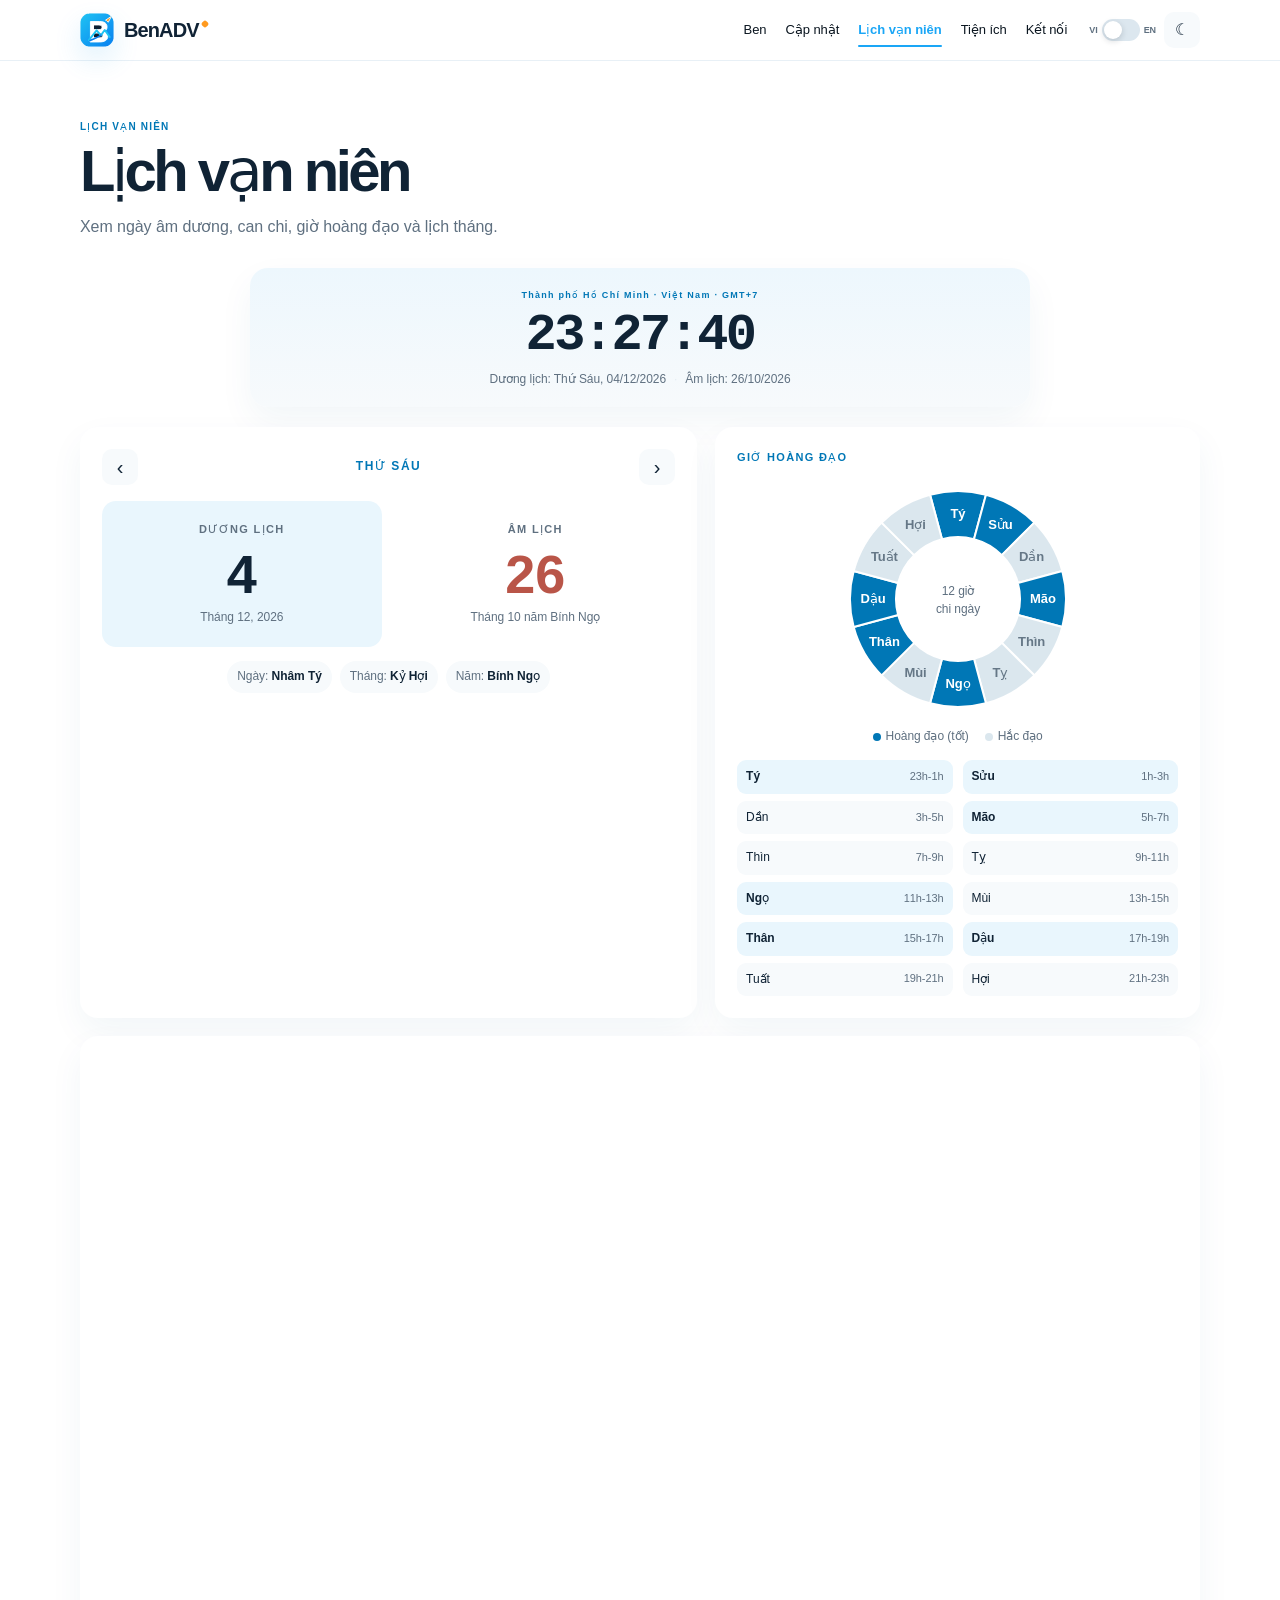
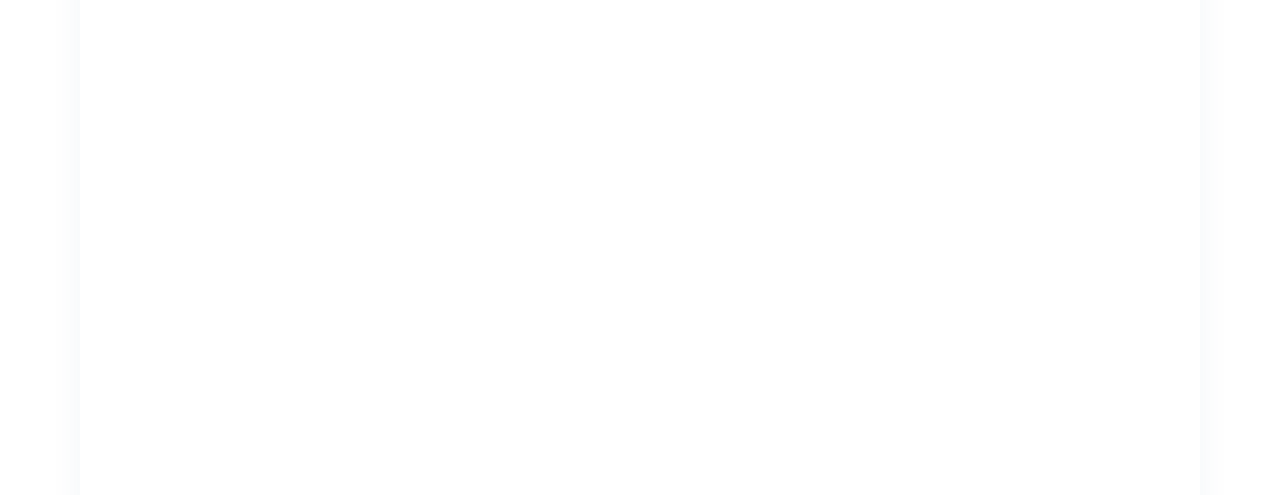
<file: calendar.html>
<!doctype html><html lang="vi"><head><meta charset="utf-8"><meta name="viewport" content="width=device-width,initial-scale=1,viewport-fit=cover"><meta name="theme-color" content="#1aa6f6"><title>Lịch vạn niên | BenADV</title><meta name="description" content="Lịch vạn niên BenADV — xem dương lịch, âm lịch, Can Chi, giờ hoàng đạo và lịch tháng theo GMT+7."><meta name="robots" content="index,follow,max-image-preview:large,max-snippet:-1,max-video-preview:-1"><meta name="author" content="BenADV"><link rel="canonical" href="https://benadv.com/calendar.html"><link rel="alternate" hreflang="vi" href="https://benadv.com/calendar.html"><link rel="alternate" hreflang="en" href="https://benadv.com/en/calendar.html"><link rel="alternate" hreflang="x-default" href="https://benadv.com/"><link rel="icon" href="./assets/benadv-icon.svg" type="image/svg+xml"><link rel="stylesheet" href="./css/style.css?v=20260815"><link rel="stylesheet" href="./css/calendar.css?v=20260815"><script type="application/ld+json">{"@context":"https://schema.org","@type":"WebPage","@id":"https://benadv.com/calendar.html#webpage","url":"https://benadv.com/calendar.html","name":"Lịch vạn niên | BenADV","description":"Lịch vạn niên BenADV — xem dương lịch, âm lịch, Can Chi, giờ hoàng đạo và lịch tháng theo GMT+7.","isPartOf":{"@id":"https://benadv.com/#website"},"inLanguage":"vi"}</script>
</head><body data-page="calendar"><a class="skip-link" href="#main-content">Bỏ qua đến nội dung</a><header class="site-header"><div class="container nav-wrap"><a class="logo" href="./" aria-label="BenADV">
  <span class="logo-mark" aria-hidden="true">
    <svg viewBox="0 0 88 88" focusable="false">
      <defs>
        <linearGradient id="logoBg" x1="0" y1="0" x2="1" y2="1">
          <stop offset="0" stop-color="#20C4F3"/>
          <stop offset="1" stop-color="#087FF0"/>
        </linearGradient>
      </defs>
      <rect width="88" height="88" rx="22" fill="url(#logoBg)"/>
      <path d="M27 70V22h24c12 0 19 5 19 14 0 5-2 9-7 12 6 2 9 6 9 12 0 10-8 15-22 15H27Z" fill="#fff"/>
      <path d="M36 31h13c5 0 8 2 8 6 0 4-3 6-8 6H36Zm0 21h15c5 0 8 2 8 6 0 4-3 6-9 6H36Z" fill="#0B1F33"/>
      <path d="M23 70 43 45l11 13 10-14 13 18" fill="none" stroke="#20C4F3" stroke-width="5" stroke-linecap="round" stroke-linejoin="round"/>
      <path d="M67 18 82 8 73 24 69 20Z" fill="#FF9A1F"/>
      <path d="M26 71c12-5 21-9 28-14" fill="none" stroke="#087FF0" stroke-width="4" stroke-linecap="round"/>
    </svg>
  </span>
  <span class="logo-word"><strong>BenADV</strong></span>
</a><nav class="nav" id="mainNav" aria-label="Main navigation"><a href="./index.html#main-content" data-page="about">Ben</a><a href="https://blog.benadv.com/" target="_blank" rel="noopener noreferrer" data-page="blog">Cập nhật</a><a href="./calendar.html" data-page="calendar" class="active" aria-current="page">Lịch vạn niên</a><a href="./utilities.html" data-page="utilities">Tiện ích</a><a href="./index.html#contact" data-page="contact">Kết nối</a></nav><div class="actions"><label class="lang-switch" title="Language"><span>VI</span><button id="languageToggle" class="switch" type="button" role="switch" aria-checked="false" aria-label="Switch to English"><span class="switch-track"></span><span class="switch-knob"></span></button><span>EN</span></label><button id="themeToggle" class="theme-toggle" type="button" aria-label="Switch theme"><span aria-hidden="true" class="theme-symbol">☾</span></button></div></div></header><main id="main-content"><section class="calendar-page-head"><div class="container"><p class="section-label" id="calendarLabel">LỊCH VẠN NIÊN</p><h1 id="calendarTitle" class="calendar-page-title">Lịch vạn niên</h1><p id="calendarIntro" class="calendar-page-intro">Xem ngày dương, ngày âm, can chi, giờ hoàng đạo và lịch tháng.</p></div></section><section class="calendar-live"><div class="container"><div class="calendar-live-card"><div class="calendar-live-location" id="liveLocation">THÀNH PHỐ HỒ CHÍ MINH · VIỆT NAM · GMT+7</div><div class="calendar-live-time" id="liveCalendarTime">00:00:00</div><div class="calendar-live-date"><span id="liveSolarDate">Đang cập nhật…</span><span class="calendar-live-sep">·</span><span id="liveLunarDate">Đang cập nhật…</span></div></div></div></section><section class="calendar-content"><div class="container"><div class="calendar-grid-top"><article class="cal-card cal-date-card"><div class="cal-topline"><button class="cal-circle" id="prevDay" aria-label="Previous day">‹</button><div class="cal-weekday" id="weekdayLabel">—</div><button class="cal-circle" id="nextDay" aria-label="Next day">›</button></div><div class="cal-dual-date"><div class="cal-date-block solar"><div class="cal-date-label" id="heroCardLabelSolar">Dương lịch</div><div class="cal-date-num" id="solarDay">—</div><div class="cal-date-sub" id="solarSub">—</div></div><div class="cal-date-block lunar"><div class="cal-date-label" id="heroCardLabelLunar">Âm lịch</div><div class="cal-date-num" id="lunarDay">—</div><div class="cal-date-sub" id="lunarSub">—</div></div></div><div class="cal-canchi" id="canChiRow"></div></article><article class="cal-card cal-hours-card"><div class="cal-card-title" id="wheelTitle">Giờ hoàng đạo</div><svg id="chiWheel" class="chi-wheel" viewBox="0 0 240 240"></svg><div class="cal-legend"><span><i class="dot good"></i><span id="legendGood">Hoàng đạo (tốt)</span></span><span><i class="dot bad"></i><span id="legendBad">Hắc đạo</span></span></div><div class="hour-list" id="hourList"></div></article></div><article class="cal-card cal-truc-card"><div class="cal-truc-head"><div><p class="cal-kicker" id="trucLabel">Trực hôm nay</p><h2 id="trucName">—</h2></div></div><div class="cal-truc-grid"><div class="cal-truc-col good"><h3 id="trucGoodLabel">Nên làm</h3><p id="trucNen">—</p></div><div class="cal-truc-col avoid"><h3 id="trucBadLabel">Nên tránh</h3><p id="trucKieng">—</p></div></div></article><article class="cal-card cal-month-card"><div class="cal-month-head"><div><p class="cal-kicker">LỊCH THÁNG</p><h2 id="calendarMonthTitle">Lịch tháng</h2></div><div class="cal-month-nav"><button class="cal-circle" id="prevMonth" aria-label="Previous month">‹</button><select id="selMonth" aria-label="Month"></select><select id="selYear" aria-label="Year"></select><button class="cal-circle" id="nextMonth" aria-label="Next month">›</button><button class="cal-today" id="btnToday" type="button">Hôm nay</button></div></div><div class="cal-scroll"><table class="cal-table"><thead><tr><th>Th 2</th><th>Th 3</th><th>Th 4</th><th>Th 5</th><th>Th 6</th><th>Th 7</th><th>CN</th></tr></thead><tbody id="calBody"></tbody></table></div></article></div></section><section class="home-connect-modern" id="contact"><div class="home-shell"><div class="connect-grid"><div class="connect-heading"><p class="connect-kicker">KẾT NỐI</p><h2>Kết nối</h2><p>Website, email, điện thoại và các mạng xã hội.</p></div><div class="connect-content"><div class="connect-details"><a class="connect-item" href="https://benadv.com/"><span class="connect-icon"><svg aria-hidden="true" viewbox="0 0 24 24"><circle cx="12" cy="12" r="8.5"></circle><path d="M3.8 12h16.4M12 3.5c2.2 2.3 3.3 5.1 3.3 8.5S14.2 18.2 12 20.5c-2.2-2.3-3.3-5.1-3.3-8.5S9.8 5.8 12 3.5Z"></path></svg></span><span>Website</span><b>BenADV.com</b></a><a class="connect-item" href="mailto:hi@benadv.com"><span class="connect-icon"><svg aria-hidden="true" viewbox="0 0 24 24"><rect height="14" rx="2.2" width="17" x="3.5" y="5"></rect><path d="m5 7 7 5.3L19 7"></path></svg></span><span>Email</span><b>hi@benadv.com</b></a><a class="connect-item" href="tel:0941xxx024"><span class="connect-icon"><svg aria-hidden="true" viewbox="0 0 24 24"><path d="M7.2 4.2 9.6 3c.7-.4 1.5-.1 1.8.6l1.4 3.1c.3.6.1 1.3-.4 1.8l-1.5 1.2a13.7 13.7 0 0 0 4.4 4.4l1.2-1.5c.5-.5 1.2-.7 1.8-.4l3.1 1.4c.7.3 1 .1.6.8l-1.2 2.4c-.4.8-1.2 1.3-2.1 1.2C11.8 17.1 6.9 12.2 5 7.3c-.3-.9.2-1.7 1-2.1Z"></path></svg></span><span>Điện thoại</span><b>0941 xxx 024</b></a></div><div aria-label="Social networks" class="home-social-strip"><a aria-label="Facebook" class="home-social-link social-facebook" data-username="benadvcom" href="https://www.facebook.com/benadvcom" rel="noopener noreferrer" target="_blank"><span class="home-social-icon"><svg aria-hidden="true" focusable="false" class="social-svg" viewbox="0 0 968.000 963.000"><path d="M984 375C984 643 768 859 500 859C232 859 16 643 16 375C16 133 192 -68 424 -104V235H301V375H424V482C424 603 496 670 607 670C660 670 716 661 716 661V542H655C595 542 576 504 576 466V375H710L689 235H576V-104C808 -68 984 133 984 375Z" transform="translate(-16.000 859.000) scale(1 -1)"></path></svg></span><span>Facebook</span></a><a aria-label="X" class="home-social-link social-x" data-username="benadvcom" href="https://www.x.com/benadvcom" rel="noopener noreferrer" target="_blank"><span class="home-social-icon"><svg aria-hidden="true" focusable="false" class="social-svg"  viewBox="0 0 512 512"><path d="M389.2 48h70.6L305.6 224.2 487 464H345L233.7 318.6 106.5 464H35.8L200.7 275.5 26.8 48H172.4L272.9 180.9 389.2 48zM364.4 421.8h39.1L151.1 88h-42L364.4 421.8z"></path></svg></span><span>X</span></a><a aria-label="Strava" class="home-social-link social-strava" data-username="benadvcom" href="https://www.strava.com/athletes/benadvcom" rel="noopener noreferrer" target="_blank"><span class="home-social-icon"><svg aria-hidden="true" focusable="false" class="social-svg" viewbox="0 0 721.000 1000.000"><path d="M309 875 14 305H188L309 531L430 305H603ZM603 305 517 132 430 305H298L517 -125L735 305Z" transform="translate(-14.000 875.000) scale(1 -1)"></path></svg></span><span>Strava</span></a><a aria-label="Instagram" class="home-social-link social-instagram" data-username="benadvcom" href="https://www.instagram.com/benadvcom" rel="noopener noreferrer" target="_blank"><span class="home-social-icon"><svg aria-hidden="true" focusable="false" class="social-svg" viewbox="0 0 875.000 875.000"><path d="M438 600C314 600 213 499 213 375C213 251 314 151 438 151C562 151 662 251 662 375C662 499 562 600 438 600ZM438 229C358 229 292 295 292 375C292 455 358 521 438 521C518 521 584 455 584 375C584 295 518 229 438 229ZM724 609C724 638 700 661 671 661C642 661 619 638 619 609C619 580 642 556 671 556C700 556 724 580 724 609ZM872 556C869 626 853 688 802 739C751 790 688 806 618 810C546 814 329 814 257 810C187 807 125 790 74 739C23 688 7 626 3 556C-1 484 -1 267 3 195C6 125 23 62 74 11C125 -40 187 -55 257 -59C329 -63 546 -63 618 -59C688 -56 751 -40 802 11C853 62 868 125 872 195C876 267 876 484 872 556ZM779 117C764 79 734 49 696 34C638 11 502 16 438 16C374 16 237 11 180 34C142 49 111 79 96 117C73 175 79 311 79 375C79 439 73 576 96 633C111 671 142 701 180 716C238 739 374 734 438 734C502 734 639 739 696 716C734 701 764 671 779 633C802 575 796 439 796 375C796 311 802 174 779 117Z" transform="translate(-0.000 813.000) scale(1 -1)"></path></svg></span><span>Instagram</span></a><a aria-label="Threads" class="home-social-link social-threads" data-username="benadvcom" href="https://www.threads.com/@benadvcom" rel="noopener noreferrer" target="_blank"><span class="home-social-icon"><svg aria-hidden="true" focusable="false" class="social-svg"  viewBox="0 0 448 512"><path d="M331.5 235.7c2.2 .9 4.2 1.9 6.3 2.8c29.2 14.1 50.6 35.2 61.8 61.4c15.7 36.5 17.2 95.8-30.3 143.2c-36.2 36.2-80.3 52.5-142.6 53h-.3c-70.2-.5-124.1-24.1-160.4-70.2c-32.3-41-48.9-98.1-49.5-169.6V256v-.2C17 184.3 33.6 127.2 65.9 86.2C102.2 40.1 156.2 16.5 226.4 16h.3c70.3 .5 124.9 24 162.3 69.9c18.4 22.7 32 50 40.6 81.7l-40.4 10.8c-7.1-25.8-17.8-47.8-32.2-65.4c-29.2-35.8-73-54.2-130.5-54.6c-57 .5-100.1 18.8-128.2 54.4C72.1 146.1 58.5 194.3 58 256c.5 61.7 14.1 109.9 40.3 143.3c28 35.6 71.2 53.9 128.2 54.4c51.4-.4 85.4-12.6 113.7-40.9c32.3-32.2 31.7-71.8 21.4-95.9c-6.1-14.2-17.1-26-31.9-34.9c-3.7 26.9-11.8 48.3-24.7 64.8c-17.1 21.8-41.4 33.6-72.7 35.3c-23.6 1.3-46.3-4.4-63.9-16c-20.8-13.8-33-34.8-34.3-59.3c-2.5-48.3 35.7-83 95.2-86.4c21.1-1.2 40.9-.3 59.2 2.8c-2.4-14.8-7.3-26.6-14.6-35.2c-10-11.7-25.6-17.7-46.2-17.8H227c-16.6 0-39 4.6-53.3 26.3l-34.4-23.6c19.2-29.1 50.3-45.1 87.8-45.1h.8c62.6 .4 99.9 39.5 103.7 107.7l-.2 .2zm-156 68.8c1.3 25.1 28.4 36.8 54.6 35.3c25.6-1.4 54.6-11.4 59.5-73.2c-13.2-2.9-27.8-4.4-43.4-4.4c-4.8 0-9.6 .1-14.4 .4c-42.9 2.4-57.2 23.2-56.2 41.8l-.1 .1z"></path></svg></span><span>Threads</span></a><a aria-label="TikTok" class="home-social-link social-tiktok" data-username="benadvcom" href="https://www.tiktok.com/@benadvcom" rel="noopener noreferrer" target="_blank"><span class="home-social-icon"><svg aria-hidden="true" focusable="false" class="social-svg" viewbox="0 0 875.000 1000.000"><path d="M875 465V636C827 636 781 650 744 675C690 710 651 766 639 832C637 845 635 859 635 873V875H463V193C463 113 398 47 318 47C238 47 172 113 172 193C172 273 238 338 318 338C333 338 347 336 361 332V507C347 509 333 510 318 510C143 510 0 368 0 193C0 18 143 -125 318 -125C493 -125 635 18 635 193V542C702 494 785 465 874 465Z" transform="translate(0.000 875.000) scale(1 -1)"></path></svg></span><span>TikTok</span></a><a aria-label="YouTube" class="home-social-link social-youtube" data-username="BenADVcom" href="https://www.youtube.com/@BenADVcom" rel="noopener noreferrer" target="_blank"><span class="home-social-icon"><svg aria-hidden="true" focusable="false" class="social-svg" viewbox="0 0 1067.000 750.000"><path d="M1074 633C1062 679 1025 716 979 728C896 750 562 750 562 750C562 750 229 750 146 728C100 716 63 679 51 633C29 549 29 374 29 374C29 374 29 200 51 116C63 70 100 34 146 22C229 0 562 0 562 0C562 0 896 0 979 22C1025 34 1062 70 1074 116C1096 200 1096 374 1096 374C1096 374 1096 549 1074 633ZM453 216V533L732 374Z" transform="translate(-29.000 750.000) scale(1 -1)"></path></svg></span><span>YouTube</span></a><a aria-label="Telegram" class="home-social-link social-telegram" data-username="benadvcom" href="https://t.me/benadvcom" rel="noopener noreferrer" target="_blank"><span class="home-social-icon"><svg aria-hidden="true" focusable="false" class="social-svg" viewbox="0 0 969.000 968.000"><path d="M484 859C216 859 0 643 0 375C0 107 216 -109 484 -109C752 -109 969 107 969 375C969 643 752 859 484 859ZM722 528 643 153C637 126 621 120 599 132L478 222L420 165C414 159 407 154 395 154L404 277L628 479C638 488 626 493 613 484L336 310L216 347C190 355 190 373 222 386L689 566C711 574 729 561 722 528Z" transform="translate(0.000 859.000) scale(1 -1)"></path></svg></span><span>Telegram</span></a><a aria-label="WhatsApp" class="home-social-link social-whatsapp" data-username="benadvcom" href="http://wa.me/benadvcom" rel="noopener noreferrer" target="_blank"><span class="home-social-icon"><svg aria-hidden="true" focusable="false" class="social-svg" viewbox="0 0 875.000 874.000"><path d="M744 685C662 767 553 812 437 812C198 812 4 618 4 379C4 303 24 228 62 162L0 -62L230 -2C293 -37 364 -55 437 -55C676 -55 875 140 875 379C875 495 826 603 744 685ZM437 18C372 18 309 35 254 68L241 76L104 40L141 173L132 187C96 244 77 311 77 379C77 578 239 739 438 739C534 739 624 702 692 634C760 566 802 475 802 379C802 180 636 18 437 18ZM635 288C624 293 571 319 561 323C551 327 544 329 537 318C530 307 508 282 502 275C496 268 490 267 479 272C415 304 373 329 331 401C320 420 342 420 363 461C367 468 365 474 362 479C359 484 338 538 329 560C320 581 311 579 304 579H284C277 579 265 576 255 565C245 554 217 528 217 475C217 422 256 370 261 363C266 356 337 246 446 199C515 169 542 167 576 172C597 175 640 199 649 224C658 249 658 271 655 275C652 280 646 283 635 288Z" transform="translate(0.000 812.000) scale(1 -1)"></path></svg></span><span>WhatsApp</span></a><a aria-label="WeChat" class="home-social-link social-wechat" data-username="benadvcom" href="#" rel="noopener noreferrer" target="_blank"><span class="home-social-icon"><svg aria-hidden="true" focusable="false" class="social-svg" viewbox="0 0 1075.000 875.000"><path d="M752 548C764 548 777 548 789 546C757 699 593 812 406 812C197 812 25 670 25 489C25 385 83 299 178 232L140 118L273 185C321 176 358 166 406 166C418 166 430 166 442 167C434 192 429 219 429 247C429 413 572 548 752 548ZM548 651C576 651 596 632 596 603C596 575 576 556 548 556C519 556 491 575 491 603C491 632 519 651 548 651ZM282 556C254 556 225 575 225 603C225 632 254 651 282 651C311 651 329 632 329 603C329 574 311 556 282 556ZM1100 251C1100 403 948 527 777 527C596 527 454 403 454 251C454 99 596 -25 777 -25C815 -25 853 -14 891 -5L995 -63L966 32C1043 89 1100 165 1100 251ZM672 299C653 299 634 318 634 337C634 356 653 375 672 375C701 375 719 356 719 337C719 317 701 299 672 299ZM881 299C862 299 843 318 843 337C843 356 862 375 881 375C909 375 929 356 929 337C929 317 909 299 881 299Z" transform="translate(-25.000 812.000) scale(1 -1)"></path></svg></span><span>WeChat</span></a><a aria-label="GitHub" class="home-social-link social-github" data-username="benadvcom" href="https://github.com/benadvcom" rel="noopener noreferrer" target="_blank"><span class="home-social-icon"><svg aria-hidden="true" focusable="false" class="social-svg" viewbox="0 0 969.000 943.695"><path d="M324 99C324 103 319 107 313 106C307 106 303 103 303 99C303 95 308 91 314 92C320 92 324 95 324 99ZM263 108C262 104 266 99 272 98C277 96 283 98 284 102C285 106 281 110 275 112C270 113 264 112 263 108ZM350 111C344 110 340 105 341 101C342 97 346 95 352 96C358 97 362 101 361 105C360 109 356 112 350 111ZM478 859C207 859 0 654 0 383C0 166 136 -19 331 -84C356 -88 365 -74 365 -61C365 -49 364 18 364 59C364 59 228 30 199 117C199 117 177 174 145 189C145 189 100 220 148 219C148 219 196 215 223 169C266 94 337 115 365 128C369 159 383 181 397 194C288 206 177 221 177 409C177 463 192 490 223 524C218 537 202 589 229 657C270 670 363 604 363 604C402 615 444 621 486 621C528 621 570 615 609 604C609 604 702 670 743 657C770 589 753 537 748 524C779 489 799 463 799 409C799 221 684 206 575 194C593 179 608 149 608 103C608 37 607 -44 607 -60C607 -73 616 -88 641 -84C836 -19 969 166 969 383C969 654 749 859 478 859ZM190 186C187 184 188 180 191 176C194 173 198 171 201 174C204 176 203 180 200 184C197 187 193 189 190 186ZM169 202C168 199 169 196 173 194C176 192 181 192 182 195C183 198 181 201 177 203C173 204 170 204 169 202ZM232 132C229 129 231 124 235 120C239 116 244 115 247 118C250 121 249 126 245 130C241 134 235 135 232 132ZM210 161C207 159 207 153 210 149C213 145 218 143 221 145C224 148 224 153 221 157C218 161 213 164 210 161Z" transform="translate(0.000 859.000) scale(1 -1)"></path></svg></span><span>GitHub</span></a><a aria-label="LinkedIn" class="home-social-link social-linkedin" data-username="benadvcom" href="https://www.linkedin.com/in/benadvcom" rel="noopener noreferrer" target="_blank"><span class="home-social-icon"><svg aria-hidden="true" focusable="false" class="social-svg" viewbox="0 0 875.000 874.000"><path d="M812 812H62C28 812 0 784 0 749V1C0 -34 28 -62 62 -62H812C846 -62 875 -34 875 1V749C875 784 846 812 812 812ZM264 62H135V480H265V62ZM200 537C158 537 124 571 124 612C124 653 158 688 200 688C241 688 275 653 275 612C275 570 242 537 200 537ZM751 62H621V266C621 314 620 376 554 376C486 376 476 323 476 269V62H346V480H470V423H472C489 456 532 490 595 490C726 490 751 403 751 291Z" transform="translate(0.000 812.000) scale(1 -1)"></path></svg></span><span>LinkedIn</span></a></div></div></div><div class="home-copyright"><span>© 2026 BenADV.</span></div></div></section></main>

<script defer src="./js/script.js?v=20260815" defer></script>
<script defer src="./js/calendar.js?v=20260815" defer></script>
</body></html>
</file>
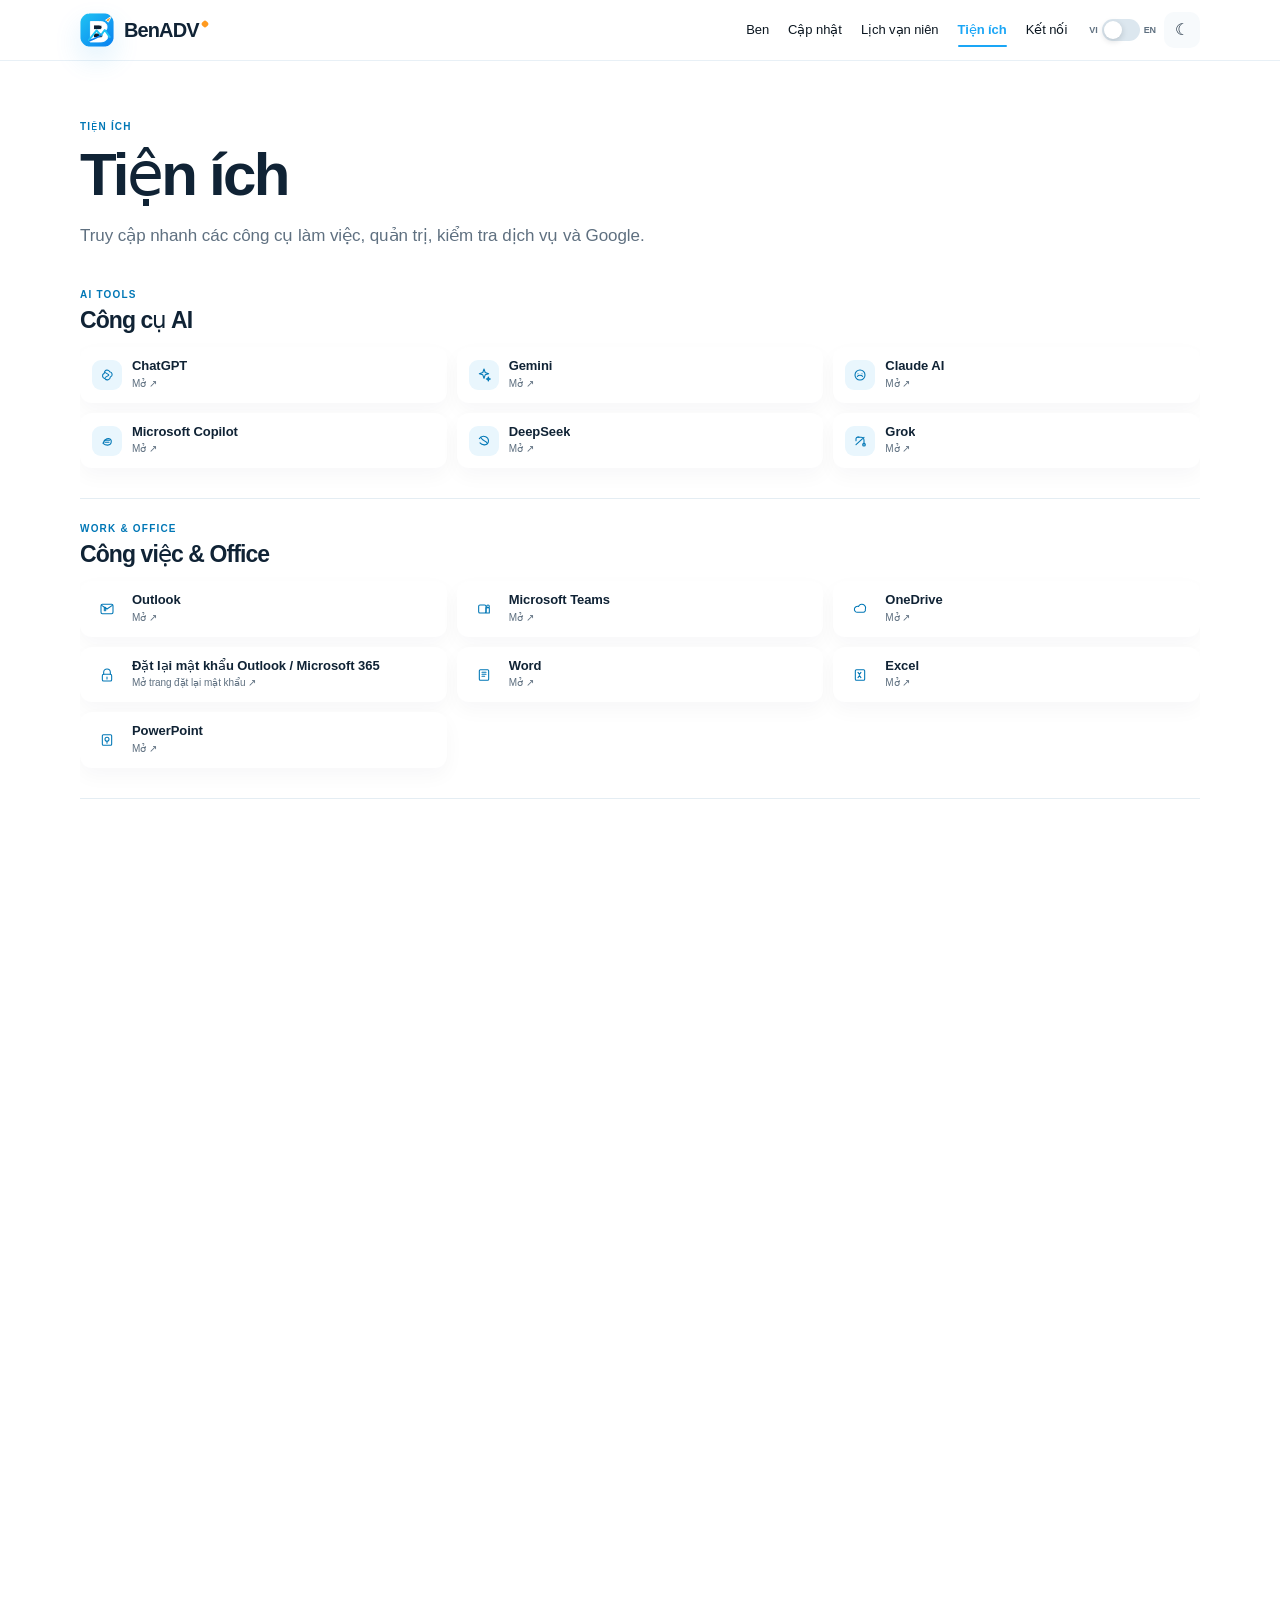
<file: utilities.html>
<!doctype html><html lang="vi"><head><meta charset="utf-8"><meta name="viewport" content="width=device-width,initial-scale=1,viewport-fit=cover"><meta name="theme-color" content="#1aa6f6"><title>Tiện ích | BenADV</title><meta name="description" content="Tiện ích BenADV — công cụ AI, Microsoft 365, quản trị cloud, kiểm tra dịch vụ, Google và các liên kết hữu ích."><meta name="robots" content="index,follow,max-image-preview:large,max-snippet:-1,max-video-preview:-1"><meta name="author" content="BenADV"><link rel="canonical" href="https://benadv.com/utilities.html"><link rel="alternate" hreflang="vi" href="https://benadv.com/utilities.html"><link rel="alternate" hreflang="en" href="https://benadv.com/en/utilities.html"><link rel="alternate" hreflang="x-default" href="https://benadv.com/"><link rel="icon" href="./assets/benadv-icon.svg" type="image/svg+xml"><link rel="stylesheet" href="./css/style.css?v=20260815"><script type="application/ld+json">{"@context":"https://schema.org","@type":"WebPage","@id":"https://benadv.com/utilities.html#webpage","url":"https://benadv.com/utilities.html","name":"Tiện ích | BenADV","description":"Tiện ích BenADV — công cụ AI, Microsoft 365, quản trị cloud, kiểm tra dịch vụ, Google và các liên kết hữu ích.","isPartOf":{"@id":"https://benadv.com/#website"},"inLanguage":"vi"}</script>
</head><body data-page="utilities"><a class="skip-link" href="#main-content">Bỏ qua đến nội dung</a><header class="site-header"><div class="container nav-wrap"><a class="logo" href="./" aria-label="BenADV">
  <span class="logo-mark" aria-hidden="true">
    <svg viewBox="0 0 88 88" focusable="false">
      <defs>
        <linearGradient id="logoBg" x1="0" y1="0" x2="1" y2="1">
          <stop offset="0" stop-color="#20C4F3"/>
          <stop offset="1" stop-color="#087FF0"/>
        </linearGradient>
      </defs>
      <rect width="88" height="88" rx="22" fill="url(#logoBg)"/>
      <path d="M27 70V22h24c12 0 19 5 19 14 0 5-2 9-7 12 6 2 9 6 9 12 0 10-8 15-22 15H27Z" fill="#fff"/>
      <path d="M36 31h13c5 0 8 2 8 6 0 4-3 6-8 6H36Zm0 21h15c5 0 8 2 8 6 0 4-3 6-9 6H36Z" fill="#0B1F33"/>
      <path d="M23 70 43 45l11 13 10-14 13 18" fill="none" stroke="#20C4F3" stroke-width="5" stroke-linecap="round" stroke-linejoin="round"/>
      <path d="M67 18 82 8 73 24 69 20Z" fill="#FF9A1F"/>
      <path d="M26 71c12-5 21-9 28-14" fill="none" stroke="#087FF0" stroke-width="4" stroke-linecap="round"/>
    </svg>
  </span>
  <span class="logo-word"><strong>BenADV</strong></span>
</a><nav class="nav" id="mainNav" aria-label="Main navigation"><a href="./index.html#main-content" data-page="about">Ben</a><a href="https://blog.benadv.com/" target="_blank" rel="noopener noreferrer" data-page="blog">Cập nhật</a><a href="./calendar.html" data-page="calendar">Lịch vạn niên</a><a href="./utilities.html" data-page="utilities" class="active" aria-current="page">Tiện ích</a><a href="./index.html#contact" data-page="contact">Kết nối</a></nav><div class="actions"><label class="lang-switch" title="Language"><span>VI</span><button id="languageToggle" class="switch" type="button" role="switch" aria-checked="false" aria-label="Switch to English"><span class="switch-track"></span><span class="switch-knob"></span></button><span>EN</span></label><button id="themeToggle" class="theme-toggle" type="button" aria-label="Switch theme"><span aria-hidden="true" class="theme-symbol">☾</span></button></div></div></header><main id="main-content"><section class="tools-hero"><div class="container"><p class="section-label">TIỆN ÍCH</p><h1 class="page-title">Tiện ích</h1><p class="page-intro">Truy cập nhanh các công cụ làm việc, quản trị, kiểm tra dịch vụ và Google.</p></div></section><section class="tools-section tools-ai-section"><div class="tools-section-head"><div><p class="tools-kicker">AI TOOLS</p><h2>Công cụ AI</h2></div></div><div class="tools-grid"><a class="tool-card" href="https://chatgpt.com/" target="_blank" rel="noopener noreferrer"><span class="tool-icon ai-tool-icon"><svg viewBox="0 0 24 24" aria-hidden="true"><path d="M12 4.5a4.4 4.4 0 0 1 4 2.5 4.2 4.2 0 0 1 1 8.1 4.4 4.4 0 0 1-8 2.3 4.2 4.2 0 0 1-1-8.1A4.4 4.4 0 0 1 12 4.5Z"/><path d="m9.5 8.5 5 3M9.5 15.5l5-3"/></svg></span><span class="tool-card-text"><strong>ChatGPT</strong><small>Mở ↗</small></span></a><a class="tool-card" href="https://gemini.google.com/" target="_blank" rel="noopener noreferrer"><span class="tool-icon ai-tool-icon"><svg viewBox="0 0 24 24" aria-hidden="true"><path d="m12 3 1.8 5.2L19 10l-5.2 1.8L12 17l-1.8-5.2L5 10l5.2-1.8L12 3Z"/><path d="m18.5 15 .8 2.2 2.2.8-2.2.8-.8 2.2-.8-2.2-2.2-.8 2.2-.8.8-2.2Z"/></svg></span><span class="tool-card-text"><strong>Gemini</strong><small>Mở ↗</small></span></a><a class="tool-card" href="https://claude.ai/" target="_blank" rel="noopener noreferrer"><span class="tool-icon ai-tool-icon"><svg viewBox="0 0 24 24" aria-hidden="true"><circle cx="12" cy="12" r="7.5"/><path d="M8 14c2-2 6-2 8 0M9 10h.01M15 10h.01"/></svg></span><span class="tool-card-text"><strong>Claude AI</strong><small>Mở ↗</small></span></a><a class="tool-card" href="https://copilot.com/" target="_blank" rel="noopener noreferrer"><span class="tool-icon ai-tool-icon"><svg viewBox="0 0 24 24" aria-hidden="true"><path d="M6 15.5c2-4.7 4.8-7.1 8.3-7.1 1.7 0 3 .8 3.7 2.2.3.7.4 1.4.4 2.2 0 3.2-2.3 5.4-5.4 5.4-2.8 0-5.1-1.1-7-2.7Z"/><path d="M8 11h8M9 14h6"/></svg></span><span class="tool-card-text"><strong>Microsoft Copilot</strong><small>Mở ↗</small></span></a><a class="tool-card" href="https://www.deepseek.com/en/" target="_blank" rel="noopener noreferrer"><span class="tool-icon ai-tool-icon"><svg viewBox="0 0 24 24" aria-hidden="true"><path d="M5 8.5C7 5.5 11.2 4.2 14.5 5.5c2.5 1 4.1 3.3 4.2 5.8.1 3.4-2.5 6.2-5.9 6.5-2.7.2-5.2-.9-6.8-2.9"/><path d="M7 6.5c1.2 2.3 3.2 4.2 6 5.4 2 .8 3.5 2.1 4.1 4"/></svg></span><span class="tool-card-text"><strong>DeepSeek</strong><small>Mở ↗</small></span></a><a class="tool-card" href="https://grok.com/" target="_blank" rel="noopener noreferrer"><span class="tool-icon ai-tool-icon"><svg viewBox="0 0 24 24" aria-hidden="true"><path d="M6 17.5 18 6.5M8.5 6.5h5.2a4.3 4.3 0 0 1 4.3 4.3v6.7"/><path d="M6 11.5V8.8A2.8 2.8 0 0 1 8.8 6h1.7"/><circle cx="18" cy="17.5" r="2"/></svg></span><span class="tool-card-text"><strong>Grok</strong><small>Mở ↗</small></span></a></div></section><section class="tools-section"><div class="tools-section-head"><div><p class="tools-kicker">Work & Office</p><h2>Công việc & Office</h2></div></div><div class="tools-grid"><a class="tool-card" href="https://outlook.office.com/" target="_blank" rel="noopener noreferrer"><span class="tool-icon"><svg viewBox="0 0 24 24" aria-hidden="true"><path d="M4 6.5 12 12l8-5.5"/><rect x="3" y="5" width="18" height="14" rx="2"/><path d="M8 9.5v5M10 9.5v5"/></svg></span><span class="tool-card-text"><strong>Outlook</strong><small>Mở ↗</small></span></a><a class="tool-card" href="https://teams.microsoft.com/" target="_blank" rel="noopener noreferrer"><span class="tool-icon"><svg viewBox="0 0 24 24" aria-hidden="true"><rect x="4" y="6" width="11" height="12" rx="2"/><circle cx="18" cy="8" r="2"/><path d="M15 10h5v8h-5z"/></svg></span><span class="tool-card-text"><strong>Microsoft Teams</strong><small>Mở ↗</small></span></a><a class="tool-card" href="https://www.microsoft365.com/launch/onedrive" target="_blank" rel="noopener noreferrer"><span class="tool-icon"><svg viewBox="0 0 24 24" aria-hidden="true"><path d="M8 17a4.5 4.5 0 1 1 1.7-8.7A5.5 5.5 0 0 1 20 12.5 3.5 3.5 0 0 1 17 17H8Z"/></svg></span><span class="tool-card-text"><strong>OneDrive</strong><small>Mở ↗</small></span></a><a class="tool-card" href="https://passwordreset.microsoftonline.com/" target="_blank" rel="noopener noreferrer"><span class="tool-icon"><svg viewBox="0 0 24 24" aria-hidden="true"><path d="M7 11V8a5 5 0 0 1 10 0v3"/><rect x="5" y="11" width="14" height="10" rx="2"/><path d="M12 15v3"/></svg></span><span class="tool-card-text"><strong>Đặt lại mật khẩu Outlook / Microsoft 365</strong><small>Mở trang đặt lại mật khẩu ↗</small></span></a><a class="tool-card" href="https://www.microsoft365.com/launch/word" target="_blank" rel="noopener noreferrer"><span class="tool-icon"><svg viewBox="0 0 24 24" aria-hidden="true"><rect x="5" y="4" width="14" height="16" rx="1.5"/><path d="M9 8h6M9 11h6M9 14h4"/></svg></span><span class="tool-card-text"><strong>Word</strong><small>Mở ↗</small></span></a><a class="tool-card" href="https://www.microsoft365.com/launch/excel" target="_blank" rel="noopener noreferrer"><span class="tool-icon"><svg viewBox="0 0 24 24" aria-hidden="true"><rect x="5" y="4" width="14" height="16" rx="1.5"/><path d="m9 8 2.2 3 2.2-3M9 16l2.2-3 2.2 3"/></svg></span><span class="tool-card-text"><strong>Excel</strong><small>Mở ↗</small></span></a><a class="tool-card" href="https://www.microsoft365.com/launch/powerpoint" target="_blank" rel="noopener noreferrer"><span class="tool-icon"><svg viewBox="0 0 24 24" aria-hidden="true"><rect x="5" y="4" width="14" height="16" rx="1.5"/><circle cx="12" cy="11" r="3"/><path d="M12 14v3"/></svg></span><span class="tool-card-text"><strong>PowerPoint</strong><small>Mở ↗</small></span></a></div></section><section class="tools-section"><div class="tools-section-head"><div><p class="tools-kicker">Cloud Admin</p><h2>Quản trị Cloud</h2></div></div><div class="tools-grid"><a class="tool-card" href="https://portal.azure.com/" target="_blank" rel="noopener noreferrer"><span class="tool-icon"><svg viewBox="0 0 24 24" aria-hidden="true"><path d="M12 3 5 17h4l3-7 3 7h4L12 3Z"/></svg></span><span class="tool-card-text"><strong>Azure Portal</strong><small>Mở ↗</small></span></a><a class="tool-card" href="https://console.aws.amazon.com/" target="_blank" rel="noopener noreferrer"><span class="tool-icon"><svg viewBox="0 0 24 24" aria-hidden="true"><path d="M5 8h14M6 8v9M18 8v9M4 17h16M7 5h10"/></svg></span><span class="tool-card-text"><strong>AWS Console</strong><small>Mở ↗</small></span></a><a class="tool-card" href="https://entra.microsoft.com/" target="_blank" rel="noopener noreferrer"><span class="tool-icon"><svg viewBox="0 0 24 24" aria-hidden="true"><circle cx="12" cy="8" r="3"/><path d="M6 19a6 6 0 0 1 12 0M18 6l2 2-2 2"/></svg></span><span class="tool-card-text"><strong>Microsoft Entra admin center</strong><small>Mở ↗</small></span></a><a class="tool-card" href="https://admin.cloud.microsoft/exchange" target="_blank" rel="noopener noreferrer"><span class="tool-icon"><svg viewBox="0 0 24 24" aria-hidden="true"><rect x="4" y="5" width="16" height="14" rx="2"/><path d="m5 7 7 5 7-5"/></svg></span><span class="tool-card-text"><strong>Exchange admin center</strong><small>Mở ↗</small></span></a><a class="tool-card" href="https://admin.microsoft.com/" target="_blank" rel="noopener noreferrer"><span class="tool-icon"><svg viewBox="0 0 24 24" aria-hidden="true"><circle cx="12" cy="12" r="7"/><path d="M12 8v8M8 12h8"/></svg></span><span class="tool-card-text"><strong>Microsoft 365 admin center</strong><small>Mở ↗</small></span></a></div></section><section class="tools-section"><div class="tools-section-head"><div><p class="tools-kicker">Service health</p><h2>Kiểm tra tình trạng dịch vụ</h2></div></div><div class="tools-grid"><a class="tool-card" href="https://azure.status.microsoft/en-us/status" target="_blank" rel="noopener noreferrer"><span class="tool-icon"><svg viewBox="0 0 24 24" aria-hidden="true"><path d="M4 17h16M6 14l3-4 3 2 4-6 2 3"/></svg></span><span class="tool-card-text"><strong>Azure Status</strong><small>Mở ↗</small></span></a><a class="tool-card" href="https://portal.azure.com/#view/Microsoft_Azure_Health/AzureHealthBrowseBlade/~/serviceIssues" target="_blank" rel="noopener noreferrer"><span class="tool-icon"><svg viewBox="0 0 24 24" aria-hidden="true"><path d="M12 3v18M3 12h18"/><circle cx="12" cy="12" r="8"/></svg></span><span class="tool-card-text"><strong>Azure Service Health</strong><small>Mở ↗</small></span></a><a class="tool-card" href="https://health.aws.amazon.com/health/status" target="_blank" rel="noopener noreferrer"><span class="tool-icon"><svg viewBox="0 0 24 24" aria-hidden="true"><path d="M5 17V9M10 17V6M15 17v-4M20 17v-7"/></svg></span><span class="tool-card-text"><strong>AWS Health Dashboard</strong><small>Mở ↗</small></span></a><a class="tool-card" href="https://admin.microsoft.com/#/servicehealth" target="_blank" rel="noopener noreferrer"><span class="tool-icon"><svg viewBox="0 0 24 24" aria-hidden="true"><path d="M5 12h3l2-5 4 10 2-5h3"/></svg></span><span class="tool-card-text"><strong>Microsoft 365 Service health</strong><small>Mở ↗</small></span></a></div></section><section class="tools-section"><div class="tools-section-head"><div><p class="tools-kicker">Google Workspace</p><h2>Google Workspace</h2></div></div><div class="tools-grid"><a class="tool-card" href="https://mail.google.com/" target="_blank" rel="noopener noreferrer"><span class="tool-icon"><svg viewBox="0 0 24 24" aria-hidden="true"><rect x="3.5" y="5" width="17" height="14" rx="2"/><path d="m5 7 7 5 7-5"/></svg></span><span class="tool-card-text"><strong>Gmail</strong><small>Mở ↗</small></span></a><a class="tool-card" href="https://drive.google.com/" target="_blank" rel="noopener noreferrer"><span class="tool-icon"><svg viewBox="0 0 24 24" aria-hidden="true"><path d="m9 4 4 0 6 10h-5L9 4Zm0 0L4 14h5l5-10m-10 10h11l-2.5 4H6.5L4 14Z"/></svg></span><span class="tool-card-text"><strong>Google Drive</strong><small>Mở ↗</small></span></a><a class="tool-card" href="https://meet.google.com/" target="_blank" rel="noopener noreferrer"><span class="tool-icon"><svg viewBox="0 0 24 24" aria-hidden="true"><rect x="4" y="7" width="12" height="10" rx="2"/><path d="m16 10 4-2v8l-4-2z"/></svg></span><span class="tool-card-text"><strong>Google Meet</strong><small>Mở ↗</small></span></a><a class="tool-card" href="https://keep.google.com/" target="_blank" rel="noopener noreferrer"><span class="tool-icon"><svg viewBox="0 0 24 24" aria-hidden="true"><rect x="5" y="4" width="14" height="16" rx="2"/><path d="M8 9h8M8 13h5"/></svg></span><span class="tool-card-text"><strong>Google Keep</strong><small>Mở ↗</small></span></a><a class="tool-card" href="https://photos.google.com/" target="_blank" rel="noopener noreferrer"><span class="tool-icon"><svg viewBox="0 0 24 24" aria-hidden="true"><circle cx="12" cy="12" r="8"/><path d="M12 4v8h8M4 12h8v8"/></svg></span><span class="tool-card-text"><strong>Google Photos</strong><small>Mở ↗</small></span></a><a class="tool-card" href="https://calendar.google.com/" target="_blank" rel="noopener noreferrer"><span class="tool-icon"><svg viewBox="0 0 24 24" aria-hidden="true"><rect x="4" y="5" width="16" height="15" rx="2"/><path d="M8 3v4M16 3v4M4 9h16"/></svg></span><span class="tool-card-text"><strong>Google Calendar</strong><small>Mở ↗</small></span></a><a class="tool-card" href="https://translate.google.com/" target="_blank" rel="noopener noreferrer"><span class="tool-icon"><svg viewBox="0 0 24 24" aria-hidden="true"><path d="M5 6h8M9 6v2M7 16l4-8M13 14h6M16 11v3M14 18l2-4 2 4"/></svg></span><span class="tool-card-text"><strong>Google Translate</strong><small>Mở ↗</small></span></a><a class="tool-card" href="https://wallet.google.com/" target="_blank" rel="noopener noreferrer"><span class="tool-icon"><svg viewBox="0 0 24 24" aria-hidden="true"><rect x="4" y="6" width="16" height="12" rx="2"/><path d="M4 9h16M15 13h5"/></svg></span><span class="tool-card-text"><strong>Google Wallet</strong><small>Mở ↗</small></span></a></div></section><section class="tools-section"><div class="tools-section-head"><div><p class="tools-kicker">Other</p><h2>Nền tảng khác</h2></div></div><div class="tools-grid"><a class="tool-card" href="https://github.com/login" target="_blank" rel="noopener noreferrer"><span class="tool-icon"><svg viewBox="0 0 24 24" aria-hidden="true"><path d="M12 4a8 8 0 0 0-2.5 15.6c.5.1.7-.2.7-.5v-1.7c-2.6.6-3.1-1.2-3.1-1.2-.4-1.1-1-1.4-1-1.4-.8-.6.1-.6.1-.6.9.1 1.5 1 1.5 1 .8 1.4 2.1 1 2.6.8.1-.7.4-1 .6-1.3-2-.2-4.1-1-4.1-4.3a3.3 3.3 0 0 1 .9-2.3c-.1-.2-.4-1.1.1-2.3 0 0 .8-.3 2.6.9a8.7 8.7 0 0 1 4.6 0c1.8-1.2 2.6-.9 2.6-.9.5 1.2.2 2.1.1 2.3a3.3 3.3 0 0 1 .9 2.3c0 3.3-2.1 4.1-4.1 4.3.3.3.6.8.6 1.6v2.4c0 .3.2.6.7.5A8 8 0 0 0 12 4Z"/></svg></span><span class="tool-card-text"><strong>GitHub</strong><small>Mở ↗</small></span></a><a class="tool-card" href="https://dash.cloudflare.com/" target="_blank" rel="noopener noreferrer"><span class="tool-icon"><svg viewBox="0 0 24 24" aria-hidden="true"><path d="M6 16.5h12a3 3 0 0 0-2.5-3 4.5 4.5 0 0 0-8.5 1A3 3 0 0 0 6 16.5Z"/></svg></span><span class="tool-card-text"><strong>Cloudflare</strong><small>Mở ↗</small></span></a></div></section><section class="home-connect-modern" id="contact"><div class="home-shell"><div class="connect-grid"><div class="connect-heading"><p class="connect-kicker">KẾT NỐI</p><h2>Kết nối</h2><p>Website, email, điện thoại và các mạng xã hội.</p></div><div class="connect-content"><div class="connect-details"><a class="connect-item" href="https://benadv.com/"><span class="connect-icon"><svg aria-hidden="true" viewbox="0 0 24 24"><circle cx="12" cy="12" r="8.5"></circle><path d="M3.8 12h16.4M12 3.5c2.2 2.3 3.3 5.1 3.3 8.5S14.2 18.2 12 20.5c-2.2-2.3-3.3-5.1-3.3-8.5S9.8 5.8 12 3.5Z"></path></svg></span><span>Website</span><b>BenADV.com</b></a><a class="connect-item" href="mailto:hi@benadv.com"><span class="connect-icon"><svg aria-hidden="true" viewbox="0 0 24 24"><rect height="14" rx="2.2" width="17" x="3.5" y="5"></rect><path d="m5 7 7 5.3L19 7"></path></svg></span><span>Email</span><b>hi@benadv.com</b></a><a class="connect-item" href="tel:0941xxx024"><span class="connect-icon"><svg aria-hidden="true" viewbox="0 0 24 24"><path d="M7.2 4.2 9.6 3c.7-.4 1.5-.1 1.8.6l1.4 3.1c.3.6.1 1.3-.4 1.8l-1.5 1.2a13.7 13.7 0 0 0 4.4 4.4l1.2-1.5c.5-.5 1.2-.7 1.8-.4l3.1 1.4c.7.3 1 .1.6.8l-1.2 2.4c-.4.8-1.2 1.3-2.1 1.2C11.8 17.1 6.9 12.2 5 7.3c-.3-.9.2-1.7 1-2.1Z"></path></svg></span><span>Điện thoại</span><b>0941 xxx 024</b></a></div><div aria-label="Social networks" class="home-social-strip"><a aria-label="Facebook" class="home-social-link social-facebook" data-username="benadvcom" href="https://www.facebook.com/benadvcom" rel="noopener noreferrer" target="_blank"><span class="home-social-icon"><svg aria-hidden="true" focusable="false" class="social-svg" viewbox="0 0 968.000 963.000"><path d="M984 375C984 643 768 859 500 859C232 859 16 643 16 375C16 133 192 -68 424 -104V235H301V375H424V482C424 603 496 670 607 670C660 670 716 661 716 661V542H655C595 542 576 504 576 466V375H710L689 235H576V-104C808 -68 984 133 984 375Z" transform="translate(-16.000 859.000) scale(1 -1)"></path></svg></span><span>Facebook</span></a><a aria-label="X" class="home-social-link social-x" data-username="benadvcom" href="https://www.x.com/benadvcom" rel="noopener noreferrer" target="_blank"><span class="home-social-icon"><svg aria-hidden="true" focusable="false" class="social-svg"  viewBox="0 0 512 512"><path d="M389.2 48h70.6L305.6 224.2 487 464H345L233.7 318.6 106.5 464H35.8L200.7 275.5 26.8 48H172.4L272.9 180.9 389.2 48zM364.4 421.8h39.1L151.1 88h-42L364.4 421.8z"></path></svg></span><span>X</span></a><a aria-label="Strava" class="home-social-link social-strava" data-username="benadvcom" href="https://www.strava.com/athletes/benadvcom" rel="noopener noreferrer" target="_blank"><span class="home-social-icon"><svg aria-hidden="true" focusable="false" class="social-svg" viewbox="0 0 721.000 1000.000"><path d="M309 875 14 305H188L309 531L430 305H603ZM603 305 517 132 430 305H298L517 -125L735 305Z" transform="translate(-14.000 875.000) scale(1 -1)"></path></svg></span><span>Strava</span></a><a aria-label="Instagram" class="home-social-link social-instagram" data-username="benadvcom" href="https://www.instagram.com/benadvcom" rel="noopener noreferrer" target="_blank"><span class="home-social-icon"><svg aria-hidden="true" focusable="false" class="social-svg" viewbox="0 0 875.000 875.000"><path d="M438 600C314 600 213 499 213 375C213 251 314 151 438 151C562 151 662 251 662 375C662 499 562 600 438 600ZM438 229C358 229 292 295 292 375C292 455 358 521 438 521C518 521 584 455 584 375C584 295 518 229 438 229ZM724 609C724 638 700 661 671 661C642 661 619 638 619 609C619 580 642 556 671 556C700 556 724 580 724 609ZM872 556C869 626 853 688 802 739C751 790 688 806 618 810C546 814 329 814 257 810C187 807 125 790 74 739C23 688 7 626 3 556C-1 484 -1 267 3 195C6 125 23 62 74 11C125 -40 187 -55 257 -59C329 -63 546 -63 618 -59C688 -56 751 -40 802 11C853 62 868 125 872 195C876 267 876 484 872 556ZM779 117C764 79 734 49 696 34C638 11 502 16 438 16C374 16 237 11 180 34C142 49 111 79 96 117C73 175 79 311 79 375C79 439 73 576 96 633C111 671 142 701 180 716C238 739 374 734 438 734C502 734 639 739 696 716C734 701 764 671 779 633C802 575 796 439 796 375C796 311 802 174 779 117Z" transform="translate(-0.000 813.000) scale(1 -1)"></path></svg></span><span>Instagram</span></a><a aria-label="Threads" class="home-social-link social-threads" data-username="benadvcom" href="https://www.threads.com/@benadvcom" rel="noopener noreferrer" target="_blank"><span class="home-social-icon"><svg aria-hidden="true" focusable="false" class="social-svg"  viewBox="0 0 448 512"><path d="M331.5 235.7c2.2 .9 4.2 1.9 6.3 2.8c29.2 14.1 50.6 35.2 61.8 61.4c15.7 36.5 17.2 95.8-30.3 143.2c-36.2 36.2-80.3 52.5-142.6 53h-.3c-70.2-.5-124.1-24.1-160.4-70.2c-32.3-41-48.9-98.1-49.5-169.6V256v-.2C17 184.3 33.6 127.2 65.9 86.2C102.2 40.1 156.2 16.5 226.4 16h.3c70.3 .5 124.9 24 162.3 69.9c18.4 22.7 32 50 40.6 81.7l-40.4 10.8c-7.1-25.8-17.8-47.8-32.2-65.4c-29.2-35.8-73-54.2-130.5-54.6c-57 .5-100.1 18.8-128.2 54.4C72.1 146.1 58.5 194.3 58 256c.5 61.7 14.1 109.9 40.3 143.3c28 35.6 71.2 53.9 128.2 54.4c51.4-.4 85.4-12.6 113.7-40.9c32.3-32.2 31.7-71.8 21.4-95.9c-6.1-14.2-17.1-26-31.9-34.9c-3.7 26.9-11.8 48.3-24.7 64.8c-17.1 21.8-41.4 33.6-72.7 35.3c-23.6 1.3-46.3-4.4-63.9-16c-20.8-13.8-33-34.8-34.3-59.3c-2.5-48.3 35.7-83 95.2-86.4c21.1-1.2 40.9-.3 59.2 2.8c-2.4-14.8-7.3-26.6-14.6-35.2c-10-11.7-25.6-17.7-46.2-17.8H227c-16.6 0-39 4.6-53.3 26.3l-34.4-23.6c19.2-29.1 50.3-45.1 87.8-45.1h.8c62.6 .4 99.9 39.5 103.7 107.7l-.2 .2zm-156 68.8c1.3 25.1 28.4 36.8 54.6 35.3c25.6-1.4 54.6-11.4 59.5-73.2c-13.2-2.9-27.8-4.4-43.4-4.4c-4.8 0-9.6 .1-14.4 .4c-42.9 2.4-57.2 23.2-56.2 41.8l-.1 .1z"></path></svg></span><span>Threads</span></a><a aria-label="TikTok" class="home-social-link social-tiktok" data-username="benadvcom" href="https://www.tiktok.com/@benadvcom" rel="noopener noreferrer" target="_blank"><span class="home-social-icon"><svg aria-hidden="true" focusable="false" class="social-svg" viewbox="0 0 875.000 1000.000"><path d="M875 465V636C827 636 781 650 744 675C690 710 651 766 639 832C637 845 635 859 635 873V875H463V193C463 113 398 47 318 47C238 47 172 113 172 193C172 273 238 338 318 338C333 338 347 336 361 332V507C347 509 333 510 318 510C143 510 0 368 0 193C0 18 143 -125 318 -125C493 -125 635 18 635 193V542C702 494 785 465 874 465Z" transform="translate(0.000 875.000) scale(1 -1)"></path></svg></span><span>TikTok</span></a><a aria-label="YouTube" class="home-social-link social-youtube" data-username="BenADVcom" href="https://www.youtube.com/@BenADVcom" rel="noopener noreferrer" target="_blank"><span class="home-social-icon"><svg aria-hidden="true" focusable="false" class="social-svg" viewbox="0 0 1067.000 750.000"><path d="M1074 633C1062 679 1025 716 979 728C896 750 562 750 562 750C562 750 229 750 146 728C100 716 63 679 51 633C29 549 29 374 29 374C29 374 29 200 51 116C63 70 100 34 146 22C229 0 562 0 562 0C562 0 896 0 979 22C1025 34 1062 70 1074 116C1096 200 1096 374 1096 374C1096 374 1096 549 1074 633ZM453 216V533L732 374Z" transform="translate(-29.000 750.000) scale(1 -1)"></path></svg></span><span>YouTube</span></a><a aria-label="Telegram" class="home-social-link social-telegram" data-username="benadvcom" href="https://t.me/benadvcom" rel="noopener noreferrer" target="_blank"><span class="home-social-icon"><svg aria-hidden="true" focusable="false" class="social-svg" viewbox="0 0 969.000 968.000"><path d="M484 859C216 859 0 643 0 375C0 107 216 -109 484 -109C752 -109 969 107 969 375C969 643 752 859 484 859ZM722 528 643 153C637 126 621 120 599 132L478 222L420 165C414 159 407 154 395 154L404 277L628 479C638 488 626 493 613 484L336 310L216 347C190 355 190 373 222 386L689 566C711 574 729 561 722 528Z" transform="translate(0.000 859.000) scale(1 -1)"></path></svg></span><span>Telegram</span></a><a aria-label="WhatsApp" class="home-social-link social-whatsapp" data-username="benadvcom" href="http://wa.me/benadvcom" rel="noopener noreferrer" target="_blank"><span class="home-social-icon"><svg aria-hidden="true" focusable="false" class="social-svg" viewbox="0 0 875.000 874.000"><path d="M744 685C662 767 553 812 437 812C198 812 4 618 4 379C4 303 24 228 62 162L0 -62L230 -2C293 -37 364 -55 437 -55C676 -55 875 140 875 379C875 495 826 603 744 685ZM437 18C372 18 309 35 254 68L241 76L104 40L141 173L132 187C96 244 77 311 77 379C77 578 239 739 438 739C534 739 624 702 692 634C760 566 802 475 802 379C802 180 636 18 437 18ZM635 288C624 293 571 319 561 323C551 327 544 329 537 318C530 307 508 282 502 275C496 268 490 267 479 272C415 304 373 329 331 401C320 420 342 420 363 461C367 468 365 474 362 479C359 484 338 538 329 560C320 581 311 579 304 579H284C277 579 265 576 255 565C245 554 217 528 217 475C217 422 256 370 261 363C266 356 337 246 446 199C515 169 542 167 576 172C597 175 640 199 649 224C658 249 658 271 655 275C652 280 646 283 635 288Z" transform="translate(0.000 812.000) scale(1 -1)"></path></svg></span><span>WhatsApp</span></a><a aria-label="WeChat" class="home-social-link social-wechat" data-username="benadvcom" href="#" rel="noopener noreferrer" target="_blank"><span class="home-social-icon"><svg aria-hidden="true" focusable="false" class="social-svg" viewbox="0 0 1075.000 875.000"><path d="M752 548C764 548 777 548 789 546C757 699 593 812 406 812C197 812 25 670 25 489C25 385 83 299 178 232L140 118L273 185C321 176 358 166 406 166C418 166 430 166 442 167C434 192 429 219 429 247C429 413 572 548 752 548ZM548 651C576 651 596 632 596 603C596 575 576 556 548 556C519 556 491 575 491 603C491 632 519 651 548 651ZM282 556C254 556 225 575 225 603C225 632 254 651 282 651C311 651 329 632 329 603C329 574 311 556 282 556ZM1100 251C1100 403 948 527 777 527C596 527 454 403 454 251C454 99 596 -25 777 -25C815 -25 853 -14 891 -5L995 -63L966 32C1043 89 1100 165 1100 251ZM672 299C653 299 634 318 634 337C634 356 653 375 672 375C701 375 719 356 719 337C719 317 701 299 672 299ZM881 299C862 299 843 318 843 337C843 356 862 375 881 375C909 375 929 356 929 337C929 317 909 299 881 299Z" transform="translate(-25.000 812.000) scale(1 -1)"></path></svg></span><span>WeChat</span></a><a aria-label="GitHub" class="home-social-link social-github" data-username="benadvcom" href="https://github.com/benadvcom" rel="noopener noreferrer" target="_blank"><span class="home-social-icon"><svg aria-hidden="true" focusable="false" class="social-svg" viewbox="0 0 969.000 943.695"><path d="M324 99C324 103 319 107 313 106C307 106 303 103 303 99C303 95 308 91 314 92C320 92 324 95 324 99ZM263 108C262 104 266 99 272 98C277 96 283 98 284 102C285 106 281 110 275 112C270 113 264 112 263 108ZM350 111C344 110 340 105 341 101C342 97 346 95 352 96C358 97 362 101 361 105C360 109 356 112 350 111ZM478 859C207 859 0 654 0 383C0 166 136 -19 331 -84C356 -88 365 -74 365 -61C365 -49 364 18 364 59C364 59 228 30 199 117C199 117 177 174 145 189C145 189 100 220 148 219C148 219 196 215 223 169C266 94 337 115 365 128C369 159 383 181 397 194C288 206 177 221 177 409C177 463 192 490 223 524C218 537 202 589 229 657C270 670 363 604 363 604C402 615 444 621 486 621C528 621 570 615 609 604C609 604 702 670 743 657C770 589 753 537 748 524C779 489 799 463 799 409C799 221 684 206 575 194C593 179 608 149 608 103C608 37 607 -44 607 -60C607 -73 616 -88 641 -84C836 -19 969 166 969 383C969 654 749 859 478 859ZM190 186C187 184 188 180 191 176C194 173 198 171 201 174C204 176 203 180 200 184C197 187 193 189 190 186ZM169 202C168 199 169 196 173 194C176 192 181 192 182 195C183 198 181 201 177 203C173 204 170 204 169 202ZM232 132C229 129 231 124 235 120C239 116 244 115 247 118C250 121 249 126 245 130C241 134 235 135 232 132ZM210 161C207 159 207 153 210 149C213 145 218 143 221 145C224 148 224 153 221 157C218 161 213 164 210 161Z" transform="translate(0.000 859.000) scale(1 -1)"></path></svg></span><span>GitHub</span></a><a aria-label="LinkedIn" class="home-social-link social-linkedin" data-username="benadvcom" href="https://www.linkedin.com/in/benadvcom" rel="noopener noreferrer" target="_blank"><span class="home-social-icon"><svg aria-hidden="true" focusable="false" class="social-svg" viewbox="0 0 875.000 874.000"><path d="M812 812H62C28 812 0 784 0 749V1C0 -34 28 -62 62 -62H812C846 -62 875 -34 875 1V749C875 784 846 812 812 812ZM264 62H135V480H265V62ZM200 537C158 537 124 571 124 612C124 653 158 688 200 688C241 688 275 653 275 612C275 570 242 537 200 537ZM751 62H621V266C621 314 620 376 554 376C486 376 476 323 476 269V62H346V480H470V423H472C489 456 532 490 595 490C726 490 751 403 751 291Z" transform="translate(0.000 812.000) scale(1 -1)"></path></svg></span><span>LinkedIn</span></a></div></div></div><div class="home-copyright"><span>© 2026 BenADV.</span></div></div></section></main>
<script defer src="./js/script.js?v=20260815" defer></script>
</body></html>
</file>
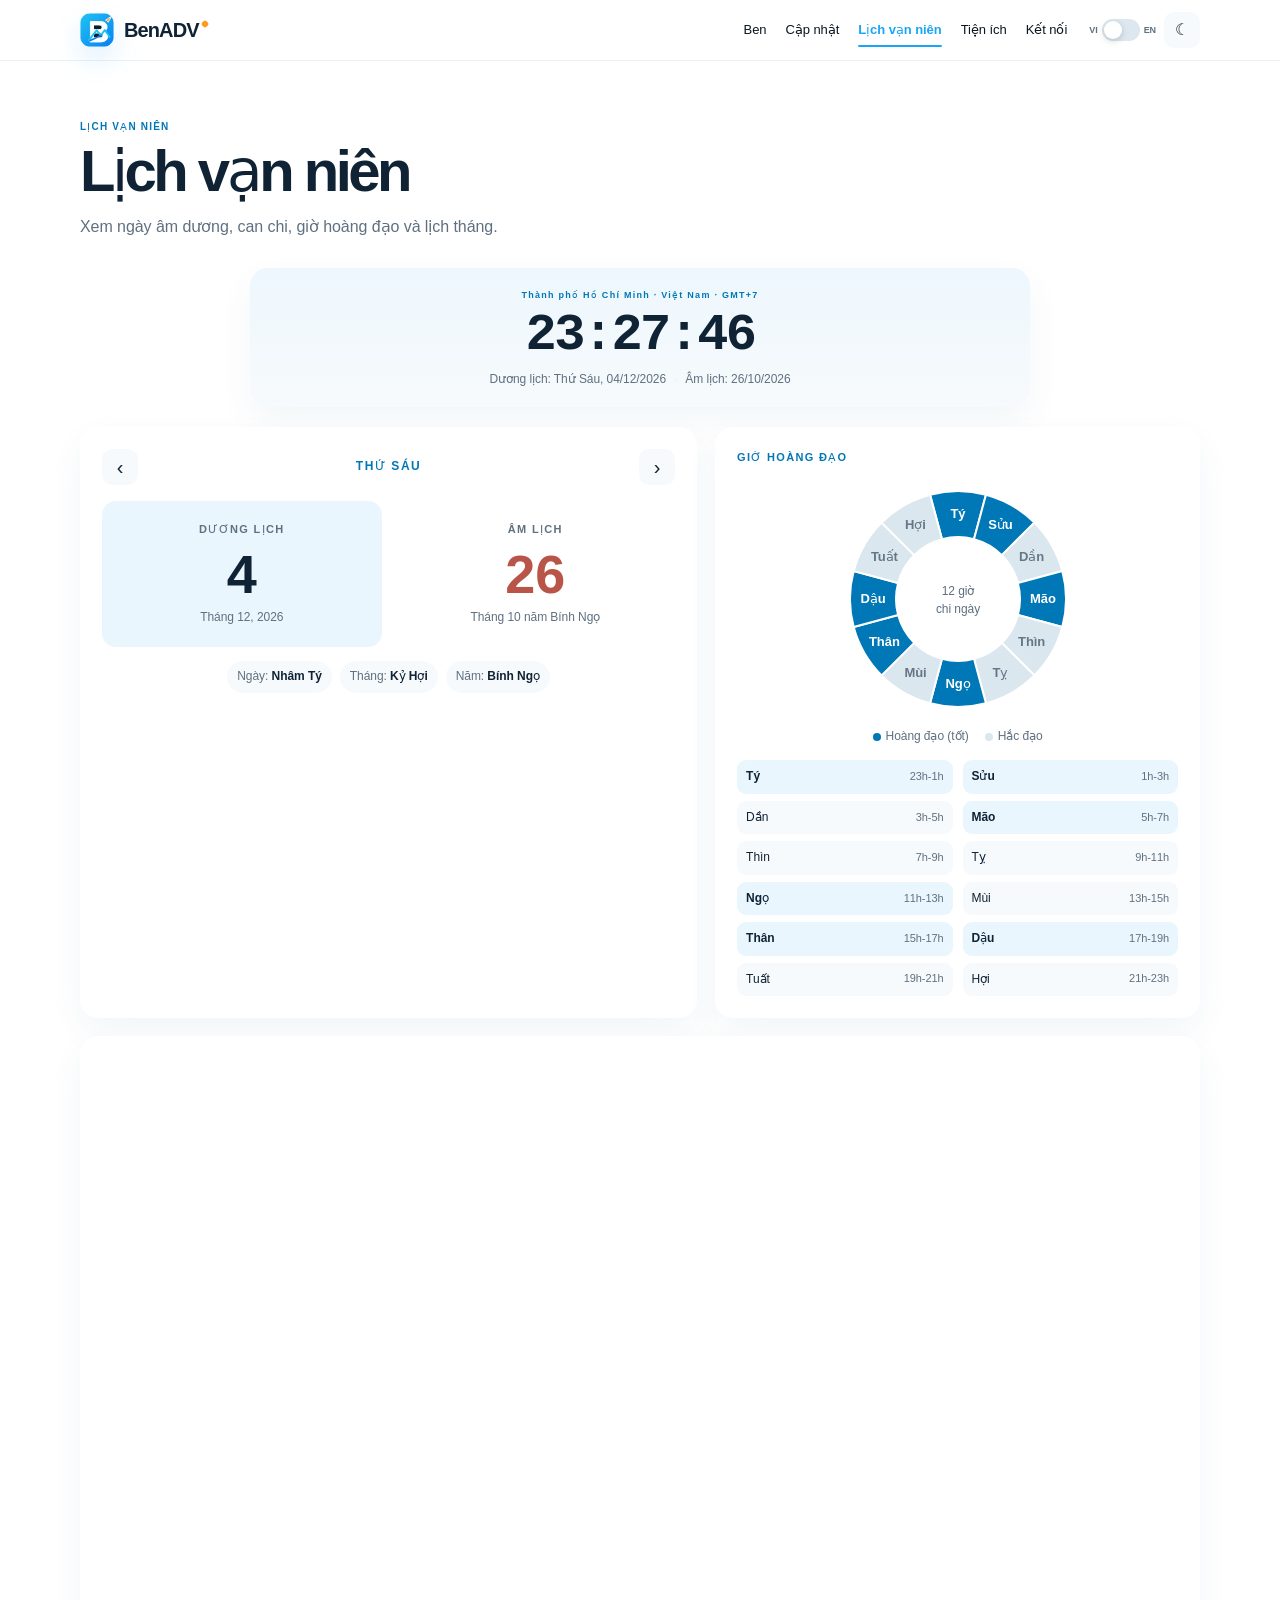
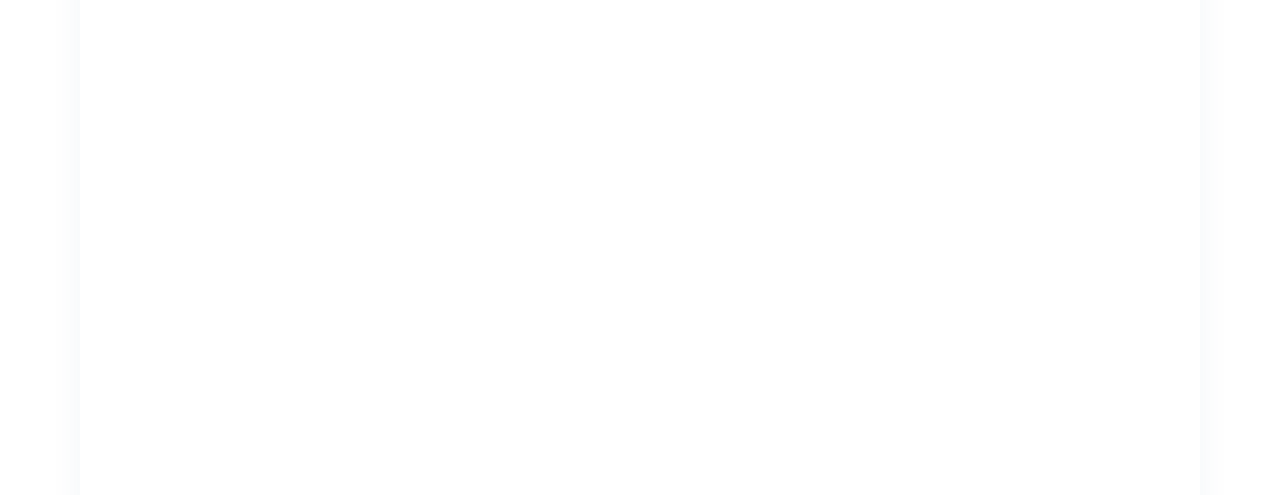
<file: en/calendar.html>
<!doctype html><html lang="en"><head><meta charset="utf-8"><meta name="viewport" content="width=device-width,initial-scale=1,viewport-fit=cover"><meta name="theme-color" content="#1aa6f6"><title>Perpetual Calendar | BenADV</title><meta name="description" content="BenADV perpetual calendar — solar and lunar dates, Can Chi, auspicious hours and monthly calendar for GMT+7."><meta name="robots" content="index,follow,max-image-preview:large,max-snippet:-1,max-video-preview:-1"><meta name="author" content="BenADV"><link rel="canonical" href="https://benadv.com/en/calendar.html"><link rel="alternate" hreflang="vi" href="https://benadv.com/calendar.html"><link rel="alternate" hreflang="en" href="https://benadv.com/en/calendar.html"><link rel="alternate" hreflang="x-default" href="https://benadv.com/"><link rel="icon" href="../assets/benadv-icon.svg" type="image/svg+xml"><link rel="preload" href="../css/style.css" as="style"><link rel="stylesheet" href="../css/style.css?v=20260815"><link rel="preload" href="../css/calendar.css" as="style"><link rel="stylesheet" href="../css/calendar.css?v=20260815"><script type="application/ld+json">{"@context":"https://schema.org","@type":"WebPage","@id":"https://benadv.com/en/calendar.html#webpage","url":"https://benadv.com/en/calendar.html","name":"Perpetual Calendar | BenADV","description":"BenADV perpetual calendar — solar and lunar dates, Can Chi, auspicious hours and monthly calendar for GMT+7.","isPartOf":{"@id":"https://benadv.com/#website"},"inLanguage":"en"}</script>
</head><body data-page="calendar"><a class="skip-link" href="#main-content">Skip to content</a><header class="site-header"><div class="container nav-wrap"><a class="logo" href="../" aria-label="BenADV">
  <span class="logo-mark" aria-hidden="true">
    <svg viewBox="0 0 88 88" focusable="false">
      <defs>
        <linearGradient id="logoBg" x1="0" y1="0" x2="1" y2="1">
          <stop offset="0" stop-color="#20C4F3"/>
          <stop offset="1" stop-color="#087FF0"/>
        </linearGradient>
      </defs>
      <rect width="88" height="88" rx="22" fill="url(#logoBg)"/>
      <path d="M27 70V22h24c12 0 19 5 19 14 0 5-2 9-7 12 6 2 9 6 9 12 0 10-8 15-22 15H27Z" fill="#fff"/>
      <path d="M36 31h13c5 0 8 2 8 6 0 4-3 6-8 6H36Zm0 21h15c5 0 8 2 8 6 0 4-3 6-9 6H36Z" fill="#0B1F33"/>
      <path d="M23 70 43 45l11 13 10-14 13 18" fill="none" stroke="#20C4F3" stroke-width="5" stroke-linecap="round" stroke-linejoin="round"/>
      <path d="M67 18 82 8 73 24 69 20Z" fill="#FF9A1F"/>
      <path d="M26 71c12-5 21-9 28-14" fill="none" stroke="#087FF0" stroke-width="4" stroke-linecap="round"/>
    </svg>
  </span>
  <span class="logo-word"><strong>BenADV</strong></span>
</a><nav class="nav" id="mainNav" aria-label="Main navigation"><a href="../index.html#main-content" data-page="about">Ben</a><a href="https://blog.benadv.com/" target="_blank" rel="noopener noreferrer" data-page="blog">Updates</a><a href="../calendar.html" data-page="calendar" class="active" aria-current="page">Calendar</a><a href="../utilities.html" data-page="utilities">Utilities</a><a href="../index.html#contact" data-page="contact">Connect</a></nav><div class="actions"><label class="lang-switch" title="Language"><span>VI</span><button id="languageToggle" class="switch" type="button" role="switch" aria-checked="true" aria-label="Switch to Vietnamese"><span class="switch-track"></span><span class="switch-knob"></span></button><span>EN</span></label><button id="themeToggle" class="theme-toggle" type="button" aria-label="Switch theme"><span aria-hidden="true" class="theme-symbol">☾</span></button></div></div></header><main id="main-content"><section class="calendar-page-head"><div class="container"><p class="section-label" id="calendarLabel">PERPETUAL CALENDAR</p><h1 id="calendarTitle" class="calendar-page-title">Perpetual Calendar</h1><p id="calendarIntro" class="calendar-page-intro">Solar and lunar dates, can chi, auspicious hours and monthly calendar.</p></div></section><section class="calendar-live"><div class="container"><div class="calendar-live-card"><div class="calendar-live-location" id="liveLocation">HO CHI MINH CITY · VIETNAM · GMT+7</div><div class="calendar-live-time" id="liveCalendarTime">00:00:00</div><div class="calendar-live-date"><span id="liveSolarDate">Updating…</span><span class="calendar-live-sep">·</span><span id="liveLunarDate">Updating…</span></div></div></div></section><section class="calendar-content"><div class="container"><div class="calendar-grid-top"><article class="cal-card cal-date-card"><div class="cal-topline"><button class="cal-circle" id="prevDay" aria-label="Previous day">‹</button><div class="cal-weekday" id="weekdayLabel">—</div><button class="cal-circle" id="nextDay" aria-label="Next day">›</button></div><div class="cal-dual-date"><div class="cal-date-block solar"><div class="cal-date-label" id="heroCardLabelSolar">Solar</div><div class="cal-date-num" id="solarDay">—</div><div class="cal-date-sub" id="solarSub">—</div></div><div class="cal-date-block lunar"><div class="cal-date-label" id="heroCardLabelLunar">Lunar</div><div class="cal-date-num" id="lunarDay">—</div><div class="cal-date-sub" id="lunarSub">—</div></div></div><div class="cal-canchi" id="canChiRow"></div></article><article class="cal-card cal-hours-card"><div class="cal-card-title" id="wheelTitle">Auspicious hours</div><svg id="chiWheel" class="chi-wheel" viewBox="0 0 240 240"></svg><div class="cal-legend"><span><i class="dot good"></i><span id="legendGood">Auspicious</span></span><span><i class="dot bad"></i><span id="legendBad">Inauspicious</span></span></div><div class="hour-list" id="hourList"></div></article></div><article class="cal-card cal-truc-card"><div class="cal-truc-head"><div><p class="cal-kicker" id="trucLabel">Day cycle</p><h2 id="trucName">—</h2></div></div><div class="cal-truc-grid"><div class="cal-truc-col good"><h3 id="trucGoodLabel">Recommended</h3><p id="trucNen">—</p></div><div class="cal-truc-col avoid"><h3 id="trucBadLabel">Avoid</h3><p id="trucKieng">—</p></div></div></article><article class="cal-card cal-month-card"><div class="cal-month-head"><div><p class="cal-kicker">Monthly view</p><h2 id="calendarMonthTitle">Monthly calendar</h2></div><div class="cal-month-nav"><button class="cal-circle" id="prevMonth" aria-label="Previous month">‹</button><select id="selMonth" aria-label="Month"></select><select id="selYear" aria-label="Year"></select><button class="cal-circle" id="nextMonth" aria-label="Next month">›</button><button class="cal-today" id="btnToday" type="button">Today</button></div></div><div class="cal-scroll"><table class="cal-table"><thead><tr><th>Mon</th><th>Tue</th><th>Wed</th><th>Thu</th><th>Fri</th><th>Sat</th><th>Sun</th></tr></thead><tbody id="calBody"></tbody></table></div></article></div></section><section class="home-connect-modern" id="contact"><div class="home-shell"><div class="connect-grid"><div class="connect-heading"><p class="connect-kicker">Connect</p><h2>Connect</h2><p>Website, email, phone and social networks.</p></div><div class="connect-content"><div class="connect-details"><a class="connect-item" href="https://benadv.com/"><span class="connect-icon"><svg aria-hidden="true" viewbox="0 0 24 24"><circle cx="12" cy="12" r="8.5"></circle><path d="M3.8 12h16.4M12 3.5c2.2 2.3 3.3 5.1 3.3 8.5S14.2 18.2 12 20.5c-2.2-2.3-3.3-5.1-3.3-8.5S9.8 5.8 12 3.5Z"></path></svg></span><span>Website</span><b>BenADV.com</b></a><a class="connect-item" href="mailto:hi@benadv.com"><span class="connect-icon"><svg aria-hidden="true" viewbox="0 0 24 24"><rect height="14" rx="2.2" width="17" x="3.5" y="5"></rect><path d="m5 7 7 5.3L19 7"></path></svg></span><span>Email</span><b>hi@benadv.com</b></a><a class="connect-item" href="tel:+84941xxx024"><span class="connect-icon"><svg aria-hidden="true" viewbox="0 0 24 24"><path d="M7.2 4.2 9.6 3c.7-.4 1.5-.1 1.8.6l1.4 3.1c.3.6.1 1.3-.4 1.8l-1.5 1.2a13.7 13.7 0 0 0 4.4 4.4l1.2-1.5c.5-.5 1.2-.7 1.8-.4l3.1 1.4c.7.3 1 .1.6.8l-1.2 2.4c-.4.8-1.2 1.3-2.1 1.2C11.8 17.1 6.9 12.2 5 7.3c-.3-.9.2-1.7 1-2.1Z"></path></svg></span><span>Phone</span><b>(+84) 941 xxx 024</b></a></div><div aria-label="Social networks" class="home-social-strip"><a aria-label="Facebook" class="home-social-link social-facebook" data-username="benadvcom" href="https://www.facebook.com/benadvcom" rel="noopener noreferrer" target="_blank"><span class="home-social-icon"><svg aria-hidden="true" focusable="false" class="social-svg" viewbox="0 0 968.000 963.000"><path d="M984 375C984 643 768 859 500 859C232 859 16 643 16 375C16 133 192 -68 424 -104V235H301V375H424V482C424 603 496 670 607 670C660 670 716 661 716 661V542H655C595 542 576 504 576 466V375H710L689 235H576V-104C808 -68 984 133 984 375Z" transform="translate(-16.000 859.000) scale(1 -1)"></path></svg></span><span>Facebook</span></a><a aria-label="X" class="home-social-link social-x" data-username="benadvcom" href="https://www.x.com/benadvcom" rel="noopener noreferrer" target="_blank"><span class="home-social-icon"><svg aria-hidden="true" focusable="false" class="social-svg"  viewBox="0 0 512 512"><path d="M389.2 48h70.6L305.6 224.2 487 464H345L233.7 318.6 106.5 464H35.8L200.7 275.5 26.8 48H172.4L272.9 180.9 389.2 48zM364.4 421.8h39.1L151.1 88h-42L364.4 421.8z"></path></svg></span><span>X</span></a><a aria-label="Strava" class="home-social-link social-strava" data-username="benadvcom" href="https://www.strava.com/athletes/benadvcom" rel="noopener noreferrer" target="_blank"><span class="home-social-icon"><svg aria-hidden="true" focusable="false" class="social-svg" viewbox="0 0 721.000 1000.000"><path d="M309 875 14 305H188L309 531L430 305H603ZM603 305 517 132 430 305H298L517 -125L735 305Z" transform="translate(-14.000 875.000) scale(1 -1)"></path></svg></span><span>Strava</span></a><a aria-label="Instagram" class="home-social-link social-instagram" data-username="benadvcom" href="https://www.instagram.com/benadvcom" rel="noopener noreferrer" target="_blank"><span class="home-social-icon"><svg aria-hidden="true" focusable="false" class="social-svg" viewbox="0 0 875.000 875.000"><path d="M438 600C314 600 213 499 213 375C213 251 314 151 438 151C562 151 662 251 662 375C662 499 562 600 438 600ZM438 229C358 229 292 295 292 375C292 455 358 521 438 521C518 521 584 455 584 375C584 295 518 229 438 229ZM724 609C724 638 700 661 671 661C642 661 619 638 619 609C619 580 642 556 671 556C700 556 724 580 724 609ZM872 556C869 626 853 688 802 739C751 790 688 806 618 810C546 814 329 814 257 810C187 807 125 790 74 739C23 688 7 626 3 556C-1 484 -1 267 3 195C6 125 23 62 74 11C125 -40 187 -55 257 -59C329 -63 546 -63 618 -59C688 -56 751 -40 802 11C853 62 868 125 872 195C876 267 876 484 872 556ZM779 117C764 79 734 49 696 34C638 11 502 16 438 16C374 16 237 11 180 34C142 49 111 79 96 117C73 175 79 311 79 375C79 439 73 576 96 633C111 671 142 701 180 716C238 739 374 734 438 734C502 734 639 739 696 716C734 701 764 671 779 633C802 575 796 439 796 375C796 311 802 174 779 117Z" transform="translate(-0.000 813.000) scale(1 -1)"></path></svg></span><span>Instagram</span></a><a aria-label="Threads" class="home-social-link social-threads" data-username="benadvcom" href="https://www.threads.com/@benadvcom" rel="noopener noreferrer" target="_blank"><span class="home-social-icon"><svg aria-hidden="true" focusable="false" class="social-svg"  viewBox="0 0 448 512"><path d="M331.5 235.7c2.2 .9 4.2 1.9 6.3 2.8c29.2 14.1 50.6 35.2 61.8 61.4c15.7 36.5 17.2 95.8-30.3 143.2c-36.2 36.2-80.3 52.5-142.6 53h-.3c-70.2-.5-124.1-24.1-160.4-70.2c-32.3-41-48.9-98.1-49.5-169.6V256v-.2C17 184.3 33.6 127.2 65.9 86.2C102.2 40.1 156.2 16.5 226.4 16h.3c70.3 .5 124.9 24 162.3 69.9c18.4 22.7 32 50 40.6 81.7l-40.4 10.8c-7.1-25.8-17.8-47.8-32.2-65.4c-29.2-35.8-73-54.2-130.5-54.6c-57 .5-100.1 18.8-128.2 54.4C72.1 146.1 58.5 194.3 58 256c.5 61.7 14.1 109.9 40.3 143.3c28 35.6 71.2 53.9 128.2 54.4c51.4-.4 85.4-12.6 113.7-40.9c32.3-32.2 31.7-71.8 21.4-95.9c-6.1-14.2-17.1-26-31.9-34.9c-3.7 26.9-11.8 48.3-24.7 64.8c-17.1 21.8-41.4 33.6-72.7 35.3c-23.6 1.3-46.3-4.4-63.9-16c-20.8-13.8-33-34.8-34.3-59.3c-2.5-48.3 35.7-83 95.2-86.4c21.1-1.2 40.9-.3 59.2 2.8c-2.4-14.8-7.3-26.6-14.6-35.2c-10-11.7-25.6-17.7-46.2-17.8H227c-16.6 0-39 4.6-53.3 26.3l-34.4-23.6c19.2-29.1 50.3-45.1 87.8-45.1h.8c62.6 .4 99.9 39.5 103.7 107.7l-.2 .2zm-156 68.8c1.3 25.1 28.4 36.8 54.6 35.3c25.6-1.4 54.6-11.4 59.5-73.2c-13.2-2.9-27.8-4.4-43.4-4.4c-4.8 0-9.6 .1-14.4 .4c-42.9 2.4-57.2 23.2-56.2 41.8l-.1 .1z"></path></svg></span><span>Threads</span></a><a aria-label="TikTok" class="home-social-link social-tiktok" data-username="benadvcom" href="https://www.tiktok.com/@benadvcom" rel="noopener noreferrer" target="_blank"><span class="home-social-icon"><svg aria-hidden="true" focusable="false" class="social-svg" viewbox="0 0 875.000 1000.000"><path d="M875 465V636C827 636 781 650 744 675C690 710 651 766 639 832C637 845 635 859 635 873V875H463V193C463 113 398 47 318 47C238 47 172 113 172 193C172 273 238 338 318 338C333 338 347 336 361 332V507C347 509 333 510 318 510C143 510 0 368 0 193C0 18 143 -125 318 -125C493 -125 635 18 635 193V542C702 494 785 465 874 465Z" transform="translate(0.000 875.000) scale(1 -1)"></path></svg></span><span>TikTok</span></a><a aria-label="YouTube" class="home-social-link social-youtube" data-username="BenADVcom" href="https://www.youtube.com/@BenADVcom" rel="noopener noreferrer" target="_blank"><span class="home-social-icon"><svg aria-hidden="true" focusable="false" class="social-svg" viewbox="0 0 1067.000 750.000"><path d="M1074 633C1062 679 1025 716 979 728C896 750 562 750 562 750C562 750 229 750 146 728C100 716 63 679 51 633C29 549 29 374 29 374C29 374 29 200 51 116C63 70 100 34 146 22C229 0 562 0 562 0C562 0 896 0 979 22C1025 34 1062 70 1074 116C1096 200 1096 374 1096 374C1096 374 1096 549 1074 633ZM453 216V533L732 374Z" transform="translate(-29.000 750.000) scale(1 -1)"></path></svg></span><span>YouTube</span></a><a aria-label="Telegram" class="home-social-link social-telegram" data-username="benadvcom" href="https://t.me/benadvcom" rel="noopener noreferrer" target="_blank"><span class="home-social-icon"><svg aria-hidden="true" focusable="false" class="social-svg" viewbox="0 0 969.000 968.000"><path d="M484 859C216 859 0 643 0 375C0 107 216 -109 484 -109C752 -109 969 107 969 375C969 643 752 859 484 859ZM722 528 643 153C637 126 621 120 599 132L478 222L420 165C414 159 407 154 395 154L404 277L628 479C638 488 626 493 613 484L336 310L216 347C190 355 190 373 222 386L689 566C711 574 729 561 722 528Z" transform="translate(0.000 859.000) scale(1 -1)"></path></svg></span><span>Telegram</span></a><a aria-label="WhatsApp" class="home-social-link social-whatsapp" data-username="benadvcom" href="http://wa.me/benadvcom" rel="noopener noreferrer" target="_blank"><span class="home-social-icon"><svg aria-hidden="true" focusable="false" class="social-svg" viewbox="0 0 875.000 874.000"><path d="M744 685C662 767 553 812 437 812C198 812 4 618 4 379C4 303 24 228 62 162L0 -62L230 -2C293 -37 364 -55 437 -55C676 -55 875 140 875 379C875 495 826 603 744 685ZM437 18C372 18 309 35 254 68L241 76L104 40L141 173L132 187C96 244 77 311 77 379C77 578 239 739 438 739C534 739 624 702 692 634C760 566 802 475 802 379C802 180 636 18 437 18ZM635 288C624 293 571 319 561 323C551 327 544 329 537 318C530 307 508 282 502 275C496 268 490 267 479 272C415 304 373 329 331 401C320 420 342 420 363 461C367 468 365 474 362 479C359 484 338 538 329 560C320 581 311 579 304 579H284C277 579 265 576 255 565C245 554 217 528 217 475C217 422 256 370 261 363C266 356 337 246 446 199C515 169 542 167 576 172C597 175 640 199 649 224C658 249 658 271 655 275C652 280 646 283 635 288Z" transform="translate(0.000 812.000) scale(1 -1)"></path></svg></span><span>WhatsApp</span></a><a aria-label="WeChat" class="home-social-link social-wechat" data-username="benadvcom" href="#" rel="noopener noreferrer" target="_blank"><span class="home-social-icon"><svg aria-hidden="true" focusable="false" class="social-svg" viewbox="0 0 1075.000 875.000"><path d="M752 548C764 548 777 548 789 546C757 699 593 812 406 812C197 812 25 670 25 489C25 385 83 299 178 232L140 118L273 185C321 176 358 166 406 166C418 166 430 166 442 167C434 192 429 219 429 247C429 413 572 548 752 548ZM548 651C576 651 596 632 596 603C596 575 576 556 548 556C519 556 491 575 491 603C491 632 519 651 548 651ZM282 556C254 556 225 575 225 603C225 632 254 651 282 651C311 651 329 632 329 603C329 574 311 556 282 556ZM1100 251C1100 403 948 527 777 527C596 527 454 403 454 251C454 99 596 -25 777 -25C815 -25 853 -14 891 -5L995 -63L966 32C1043 89 1100 165 1100 251ZM672 299C653 299 634 318 634 337C634 356 653 375 672 375C701 375 719 356 719 337C719 317 701 299 672 299ZM881 299C862 299 843 318 843 337C843 356 862 375 881 375C909 375 929 356 929 337C929 317 909 299 881 299Z" transform="translate(-25.000 812.000) scale(1 -1)"></path></svg></span><span>WeChat</span></a><a aria-label="GitHub" class="home-social-link social-github" data-username="benadvcom" href="https://github.com/benadvcom" rel="noopener noreferrer" target="_blank"><span class="home-social-icon"><svg aria-hidden="true" focusable="false" class="social-svg" viewbox="0 0 969.000 943.695"><path d="M324 99C324 103 319 107 313 106C307 106 303 103 303 99C303 95 308 91 314 92C320 92 324 95 324 99ZM263 108C262 104 266 99 272 98C277 96 283 98 284 102C285 106 281 110 275 112C270 113 264 112 263 108ZM350 111C344 110 340 105 341 101C342 97 346 95 352 96C358 97 362 101 361 105C360 109 356 112 350 111ZM478 859C207 859 0 654 0 383C0 166 136 -19 331 -84C356 -88 365 -74 365 -61C365 -49 364 18 364 59C364 59 228 30 199 117C199 117 177 174 145 189C145 189 100 220 148 219C148 219 196 215 223 169C266 94 337 115 365 128C369 159 383 181 397 194C288 206 177 221 177 409C177 463 192 490 223 524C218 537 202 589 229 657C270 670 363 604 363 604C402 615 444 621 486 621C528 621 570 615 609 604C609 604 702 670 743 657C770 589 753 537 748 524C779 489 799 463 799 409C799 221 684 206 575 194C593 179 608 149 608 103C608 37 607 -44 607 -60C607 -73 616 -88 641 -84C836 -19 969 166 969 383C969 654 749 859 478 859ZM190 186C187 184 188 180 191 176C194 173 198 171 201 174C204 176 203 180 200 184C197 187 193 189 190 186ZM169 202C168 199 169 196 173 194C176 192 181 192 182 195C183 198 181 201 177 203C173 204 170 204 169 202ZM232 132C229 129 231 124 235 120C239 116 244 115 247 118C250 121 249 126 245 130C241 134 235 135 232 132ZM210 161C207 159 207 153 210 149C213 145 218 143 221 145C224 148 224 153 221 157C218 161 213 164 210 161Z" transform="translate(0.000 859.000) scale(1 -1)"></path></svg></span><span>GitHub</span></a><a aria-label="LinkedIn" class="home-social-link social-linkedin" data-username="benadvcom" href="https://www.linkedin.com/in/benadvcom" rel="noopener noreferrer" target="_blank"><span class="home-social-icon"><svg aria-hidden="true" focusable="false" class="social-svg" viewbox="0 0 875.000 874.000"><path d="M812 812H62C28 812 0 784 0 749V1C0 -34 28 -62 62 -62H812C846 -62 875 -34 875 1V749C875 784 846 812 812 812ZM264 62H135V480H265V62ZM200 537C158 537 124 571 124 612C124 653 158 688 200 688C241 688 275 653 275 612C275 570 242 537 200 537ZM751 62H621V266C621 314 620 376 554 376C486 376 476 323 476 269V62H346V480H470V423H472C489 456 532 490 595 490C726 490 751 403 751 291Z" transform="translate(0.000 812.000) scale(1 -1)"></path></svg></span><span>LinkedIn</span></a></div></div></div><div class="home-copyright"><span>© 2026 BenADV.</span></div></div></section></main>

<script defer src="../js/script.js?v=20260815" defer></script>
<script defer src="../js/calendar.js?v=20260815" defer></script>
</body></html>
</file>
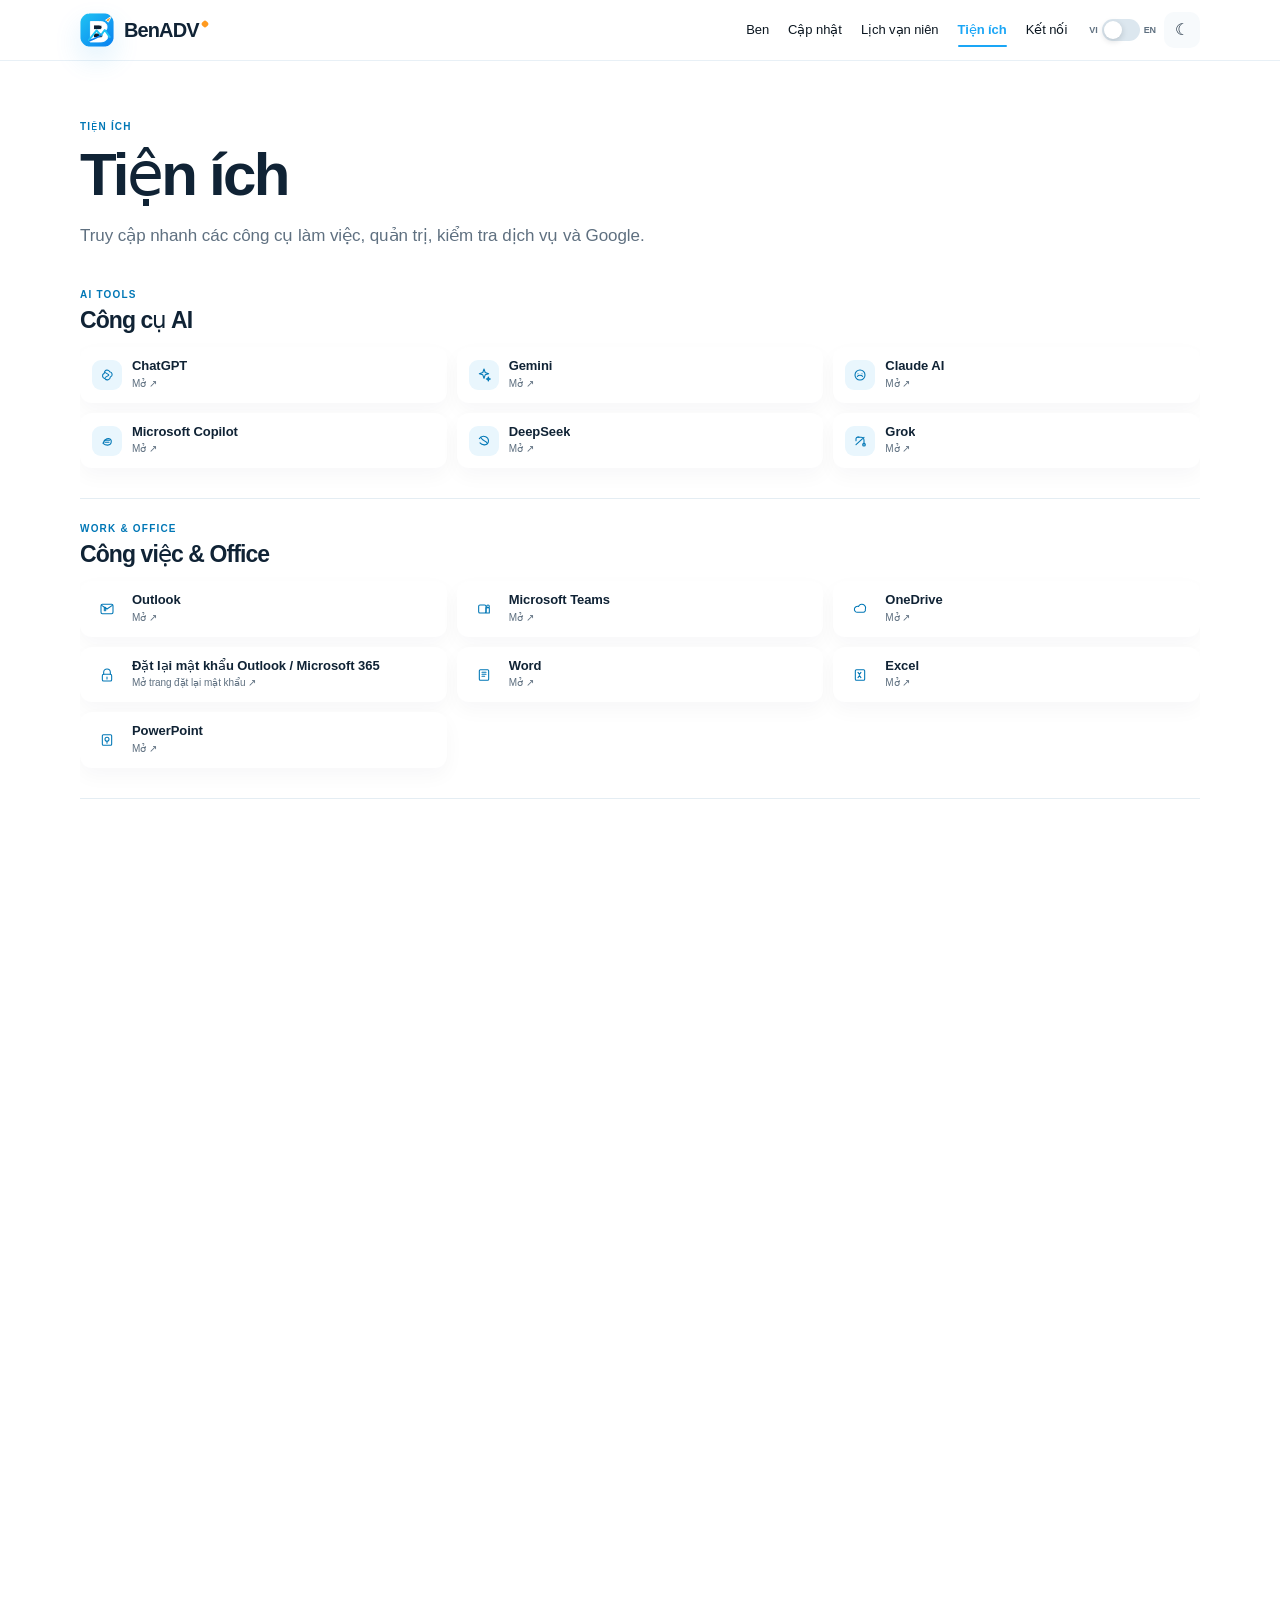
<file: en/utilities.html>
<!doctype html><html lang="en"><head><meta charset="utf-8"><meta name="viewport" content="width=device-width,initial-scale=1,viewport-fit=cover"><meta name="theme-color" content="#1aa6f6"><title>Utilities | BenADV</title><meta name="description" content="BenADV utilities — AI tools, Microsoft 365, cloud administration, service health, Google tools and useful links."><meta name="robots" content="index,follow,max-image-preview:large,max-snippet:-1,max-video-preview:-1"><meta name="author" content="BenADV"><link rel="canonical" href="https://benadv.com/en/utilities.html"><link rel="alternate" hreflang="vi" href="https://benadv.com/utilities.html"><link rel="alternate" hreflang="en" href="https://benadv.com/en/utilities.html"><link rel="alternate" hreflang="x-default" href="https://benadv.com/"><link rel="icon" href="../assets/benadv-icon.svg" type="image/svg+xml"><link rel="preload" href="../css/style.css" as="style"><link rel="stylesheet" href="../css/style.css?v=20260815"><script type="application/ld+json">{"@context":"https://schema.org","@type":"WebPage","@id":"https://benadv.com/en/utilities.html#webpage","url":"https://benadv.com/en/utilities.html","name":"Utilities | BenADV","description":"BenADV utilities — AI tools, Microsoft 365, cloud administration, service health, Google tools and useful links.","isPartOf":{"@id":"https://benadv.com/#website"},"inLanguage":"en"}</script>
</head><body data-page="utilities"><a class="skip-link" href="#main-content">Skip to content</a><header class="site-header"><div class="container nav-wrap"><a class="logo" href="../" aria-label="BenADV">
  <span class="logo-mark" aria-hidden="true">
    <svg viewBox="0 0 88 88" focusable="false">
      <defs>
        <linearGradient id="logoBg" x1="0" y1="0" x2="1" y2="1">
          <stop offset="0" stop-color="#20C4F3"/>
          <stop offset="1" stop-color="#087FF0"/>
        </linearGradient>
      </defs>
      <rect width="88" height="88" rx="22" fill="url(#logoBg)"/>
      <path d="M27 70V22h24c12 0 19 5 19 14 0 5-2 9-7 12 6 2 9 6 9 12 0 10-8 15-22 15H27Z" fill="#fff"/>
      <path d="M36 31h13c5 0 8 2 8 6 0 4-3 6-8 6H36Zm0 21h15c5 0 8 2 8 6 0 4-3 6-9 6H36Z" fill="#0B1F33"/>
      <path d="M23 70 43 45l11 13 10-14 13 18" fill="none" stroke="#20C4F3" stroke-width="5" stroke-linecap="round" stroke-linejoin="round"/>
      <path d="M67 18 82 8 73 24 69 20Z" fill="#FF9A1F"/>
      <path d="M26 71c12-5 21-9 28-14" fill="none" stroke="#087FF0" stroke-width="4" stroke-linecap="round"/>
    </svg>
  </span>
  <span class="logo-word"><strong>BenADV</strong></span>
</a><nav class="nav" id="mainNav" aria-label="Main navigation"><a href="../index.html#main-content" data-page="about">Ben</a><a href="https://blog.benadv.com/" target="_blank" rel="noopener noreferrer" data-page="blog">Updates</a><a href="../calendar.html" data-page="calendar">Calendar</a><a href="../utilities.html" data-page="utilities" class="active" aria-current="page">Utilities</a><a href="../index.html#contact" data-page="contact">Connect</a></nav><div class="actions"><label class="lang-switch" title="Language"><span>VI</span><button id="languageToggle" class="switch" type="button" role="switch" aria-checked="true" aria-label="Switch to Vietnamese"><span class="switch-track"></span><span class="switch-knob"></span></button><span>EN</span></label><button id="themeToggle" class="theme-toggle" type="button" aria-label="Switch theme"><span aria-hidden="true" class="theme-symbol">☾</span></button></div></div></header><main id="main-content"><section class="tools-hero"><div class="container"><p class="section-label">Utilities</p><h1 class="page-title">Utilities</h1><p class="page-intro">Quick access to daily work, administration, service health and Google tools.</p></div></section><section class="tools-section tools-ai-section"><div class="tools-section-head"><div><p class="tools-kicker">AI TOOLS</p><h2>AI tools</h2></div></div><div class="tools-grid"><a class="tool-card" href="https://chatgpt.com/" target="_blank" rel="noopener noreferrer"><span class="tool-icon ai-tool-icon"><svg viewBox="0 0 24 24" aria-hidden="true"><path d="M12 4.5a4.4 4.4 0 0 1 4 2.5 4.2 4.2 0 0 1 1 8.1 4.4 4.4 0 0 1-8 2.3 4.2 4.2 0 0 1-1-8.1A4.4 4.4 0 0 1 12 4.5Z"/><path d="m9.5 8.5 5 3M9.5 15.5l5-3"/></svg></span><span class="tool-card-text"><strong>ChatGPT</strong><small>Open ↗</small></span></a><a class="tool-card" href="https://gemini.google.com/" target="_blank" rel="noopener noreferrer"><span class="tool-icon ai-tool-icon"><svg viewBox="0 0 24 24" aria-hidden="true"><path d="m12 3 1.8 5.2L19 10l-5.2 1.8L12 17l-1.8-5.2L5 10l5.2-1.8L12 3Z"/><path d="m18.5 15 .8 2.2 2.2.8-2.2.8-.8 2.2-.8-2.2-2.2-.8 2.2-.8.8-2.2Z"/></svg></span><span class="tool-card-text"><strong>Gemini</strong><small>Open ↗</small></span></a><a class="tool-card" href="https://claude.ai/" target="_blank" rel="noopener noreferrer"><span class="tool-icon ai-tool-icon"><svg viewBox="0 0 24 24" aria-hidden="true"><circle cx="12" cy="12" r="7.5"/><path d="M8 14c2-2 6-2 8 0M9 10h.01M15 10h.01"/></svg></span><span class="tool-card-text"><strong>Claude AI</strong><small>Open ↗</small></span></a><a class="tool-card" href="https://copilot.com/" target="_blank" rel="noopener noreferrer"><span class="tool-icon ai-tool-icon"><svg viewBox="0 0 24 24" aria-hidden="true"><path d="M6 15.5c2-4.7 4.8-7.1 8.3-7.1 1.7 0 3 .8 3.7 2.2.3.7.4 1.4.4 2.2 0 3.2-2.3 5.4-5.4 5.4-2.8 0-5.1-1.1-7-2.7Z"/><path d="M8 11h8M9 14h6"/></svg></span><span class="tool-card-text"><strong>Microsoft Copilot</strong><small>Open ↗</small></span></a><a class="tool-card" href="https://www.deepseek.com/en/" target="_blank" rel="noopener noreferrer"><span class="tool-icon ai-tool-icon"><svg viewBox="0 0 24 24" aria-hidden="true"><path d="M5 8.5C7 5.5 11.2 4.2 14.5 5.5c2.5 1 4.1 3.3 4.2 5.8.1 3.4-2.5 6.2-5.9 6.5-2.7.2-5.2-.9-6.8-2.9"/><path d="M7 6.5c1.2 2.3 3.2 4.2 6 5.4 2 .8 3.5 2.1 4.1 4"/></svg></span><span class="tool-card-text"><strong>DeepSeek</strong><small>Open ↗</small></span></a><a class="tool-card" href="https://grok.com/" target="_blank" rel="noopener noreferrer"><span class="tool-icon ai-tool-icon"><svg viewBox="0 0 24 24" aria-hidden="true"><path d="M6 17.5 18 6.5M8.5 6.5h5.2a4.3 4.3 0 0 1 4.3 4.3v6.7"/><path d="M6 11.5V8.8A2.8 2.8 0 0 1 8.8 6h1.7"/><circle cx="18" cy="17.5" r="2"/></svg></span><span class="tool-card-text"><strong>Grok</strong><small>Open ↗</small></span></a></div></section><section class="tools-section"><div class="tools-section-head"><div><p class="tools-kicker">Work & Office</p><h2>Microsoft work</h2></div></div><div class="tools-grid"><a class="tool-card" href="https://outlook.office.com/" target="_blank" rel="noopener noreferrer"><span class="tool-icon"><svg viewBox="0 0 24 24" aria-hidden="true"><path d="M4 6.5 12 12l8-5.5"/><rect x="3" y="5" width="18" height="14" rx="2"/><path d="M8 9.5v5M10 9.5v5"/></svg></span><span class="tool-card-text"><strong>Outlook</strong><small>Open ↗</small></span></a><a class="tool-card" href="https://teams.microsoft.com/" target="_blank" rel="noopener noreferrer"><span class="tool-icon"><svg viewBox="0 0 24 24" aria-hidden="true"><rect x="4" y="6" width="11" height="12" rx="2"/><circle cx="18" cy="8" r="2"/><path d="M15 10h5v8h-5z"/></svg></span><span class="tool-card-text"><strong>Microsoft Teams</strong><small>Open ↗</small></span></a><a class="tool-card" href="https://www.microsoft365.com/launch/onedrive" target="_blank" rel="noopener noreferrer"><span class="tool-icon"><svg viewBox="0 0 24 24" aria-hidden="true"><path d="M8 17a4.5 4.5 0 1 1 1.7-8.7A5.5 5.5 0 0 1 20 12.5 3.5 3.5 0 0 1 17 17H8Z"/></svg></span><span class="tool-card-text"><strong>OneDrive</strong><small>Open ↗</small></span></a><a class="tool-card" href="https://passwordreset.microsoftonline.com/" target="_blank" rel="noopener noreferrer"><span class="tool-icon"><svg viewBox="0 0 24 24" aria-hidden="true"><path d="M7 11V8a5 5 0 0 1 10 0v3"/><rect x="5" y="11" width="14" height="10" rx="2"/><path d="M12 15v3"/></svg></span><span class="tool-card-text"><strong>Reset Outlook / Microsoft 365 password</strong><small>Open password reset ↗</small></span></a><a class="tool-card" href="https://www.microsoft365.com/launch/word" target="_blank" rel="noopener noreferrer"><span class="tool-icon"><svg viewBox="0 0 24 24" aria-hidden="true"><rect x="5" y="4" width="14" height="16" rx="1.5"/><path d="M9 8h6M9 11h6M9 14h4"/></svg></span><span class="tool-card-text"><strong>Word</strong><small>Open ↗</small></span></a><a class="tool-card" href="https://www.microsoft365.com/launch/excel" target="_blank" rel="noopener noreferrer"><span class="tool-icon"><svg viewBox="0 0 24 24" aria-hidden="true"><rect x="5" y="4" width="14" height="16" rx="1.5"/><path d="m9 8 2.2 3 2.2-3M9 16l2.2-3 2.2 3"/></svg></span><span class="tool-card-text"><strong>Excel</strong><small>Open ↗</small></span></a><a class="tool-card" href="https://www.microsoft365.com/launch/powerpoint" target="_blank" rel="noopener noreferrer"><span class="tool-icon"><svg viewBox="0 0 24 24" aria-hidden="true"><rect x="5" y="4" width="14" height="16" rx="1.5"/><circle cx="12" cy="11" r="3"/><path d="M12 14v3"/></svg></span><span class="tool-card-text"><strong>PowerPoint</strong><small>Open ↗</small></span></a></div></section><section class="tools-section"><div class="tools-section-head"><div><p class="tools-kicker">Cloud Admin</p><h2>Cloud administration</h2></div></div><div class="tools-grid"><a class="tool-card" href="https://portal.azure.com/" target="_blank" rel="noopener noreferrer"><span class="tool-icon"><svg viewBox="0 0 24 24" aria-hidden="true"><path d="M12 3 5 17h4l3-7 3 7h4L12 3Z"/></svg></span><span class="tool-card-text"><strong>Azure Portal</strong><small>Open ↗</small></span></a><a class="tool-card" href="https://console.aws.amazon.com/" target="_blank" rel="noopener noreferrer"><span class="tool-icon"><svg viewBox="0 0 24 24" aria-hidden="true"><path d="M5 8h14M6 8v9M18 8v9M4 17h16M7 5h10"/></svg></span><span class="tool-card-text"><strong>AWS Console</strong><small>Open ↗</small></span></a><a class="tool-card" href="https://entra.microsoft.com/" target="_blank" rel="noopener noreferrer"><span class="tool-icon"><svg viewBox="0 0 24 24" aria-hidden="true"><circle cx="12" cy="8" r="3"/><path d="M6 19a6 6 0 0 1 12 0M18 6l2 2-2 2"/></svg></span><span class="tool-card-text"><strong>Microsoft Entra admin center</strong><small>Open ↗</small></span></a><a class="tool-card" href="https://admin.cloud.microsoft/exchange" target="_blank" rel="noopener noreferrer"><span class="tool-icon"><svg viewBox="0 0 24 24" aria-hidden="true"><rect x="4" y="5" width="16" height="14" rx="2"/><path d="m5 7 7 5 7-5"/></svg></span><span class="tool-card-text"><strong>Exchange admin center</strong><small>Open ↗</small></span></a><a class="tool-card" href="https://admin.microsoft.com/" target="_blank" rel="noopener noreferrer"><span class="tool-icon"><svg viewBox="0 0 24 24" aria-hidden="true"><circle cx="12" cy="12" r="7"/><path d="M12 8v8M8 12h8"/></svg></span><span class="tool-card-text"><strong>Microsoft 365 admin center</strong><small>Open ↗</small></span></a></div></section><section class="tools-section"><div class="tools-section-head"><div><p class="tools-kicker">Service health</p><h2>Service status & health</h2></div></div><div class="tools-grid"><a class="tool-card" href="https://azure.status.microsoft/en-us/status" target="_blank" rel="noopener noreferrer"><span class="tool-icon"><svg viewBox="0 0 24 24" aria-hidden="true"><path d="M4 17h16M6 14l3-4 3 2 4-6 2 3"/></svg></span><span class="tool-card-text"><strong>Azure Status</strong><small>Open ↗</small></span></a><a class="tool-card" href="https://portal.azure.com/#view/Microsoft_Azure_Health/AzureHealthBrowseBlade/~/serviceIssues" target="_blank" rel="noopener noreferrer"><span class="tool-icon"><svg viewBox="0 0 24 24" aria-hidden="true"><path d="M12 3v18M3 12h18"/><circle cx="12" cy="12" r="8"/></svg></span><span class="tool-card-text"><strong>Azure Service Health</strong><small>Open ↗</small></span></a><a class="tool-card" href="https://health.aws.amazon.com/health/status" target="_blank" rel="noopener noreferrer"><span class="tool-icon"><svg viewBox="0 0 24 24" aria-hidden="true"><path d="M5 17V9M10 17V6M15 17v-4M20 17v-7"/></svg></span><span class="tool-card-text"><strong>AWS Health Dashboard</strong><small>Open ↗</small></span></a><a class="tool-card" href="https://admin.microsoft.com/#/servicehealth" target="_blank" rel="noopener noreferrer"><span class="tool-icon"><svg viewBox="0 0 24 24" aria-hidden="true"><path d="M5 12h3l2-5 4 10 2-5h3"/></svg></span><span class="tool-card-text"><strong>Microsoft 365 Service health</strong><small>Open ↗</small></span></a></div></section><section class="tools-section"><div class="tools-section-head"><div><p class="tools-kicker">Google Workspace</p><h2>Google apps</h2></div></div><div class="tools-grid"><a class="tool-card" href="https://mail.google.com/" target="_blank" rel="noopener noreferrer"><span class="tool-icon"><svg viewBox="0 0 24 24" aria-hidden="true"><rect x="3.5" y="5" width="17" height="14" rx="2"/><path d="m5 7 7 5 7-5"/></svg></span><span class="tool-card-text"><strong>Gmail</strong><small>Open ↗</small></span></a><a class="tool-card" href="https://drive.google.com/" target="_blank" rel="noopener noreferrer"><span class="tool-icon"><svg viewBox="0 0 24 24" aria-hidden="true"><path d="m9 4 4 0 6 10h-5L9 4Zm0 0L4 14h5l5-10m-10 10h11l-2.5 4H6.5L4 14Z"/></svg></span><span class="tool-card-text"><strong>Google Drive</strong><small>Open ↗</small></span></a><a class="tool-card" href="https://meet.google.com/" target="_blank" rel="noopener noreferrer"><span class="tool-icon"><svg viewBox="0 0 24 24" aria-hidden="true"><rect x="4" y="7" width="12" height="10" rx="2"/><path d="m16 10 4-2v8l-4-2z"/></svg></span><span class="tool-card-text"><strong>Google Meet</strong><small>Open ↗</small></span></a><a class="tool-card" href="https://keep.google.com/" target="_blank" rel="noopener noreferrer"><span class="tool-icon"><svg viewBox="0 0 24 24" aria-hidden="true"><rect x="5" y="4" width="14" height="16" rx="2"/><path d="M8 9h8M8 13h5"/></svg></span><span class="tool-card-text"><strong>Google Keep</strong><small>Open ↗</small></span></a><a class="tool-card" href="https://photos.google.com/" target="_blank" rel="noopener noreferrer"><span class="tool-icon"><svg viewBox="0 0 24 24" aria-hidden="true"><circle cx="12" cy="12" r="8"/><path d="M12 4v8h8M4 12h8v8"/></svg></span><span class="tool-card-text"><strong>Google Photos</strong><small>Open ↗</small></span></a><a class="tool-card" href="https://calendar.google.com/" target="_blank" rel="noopener noreferrer"><span class="tool-icon"><svg viewBox="0 0 24 24" aria-hidden="true"><rect x="4" y="5" width="16" height="15" rx="2"/><path d="M8 3v4M16 3v4M4 9h16"/></svg></span><span class="tool-card-text"><strong>Google Calendar</strong><small>Open ↗</small></span></a><a class="tool-card" href="https://translate.google.com/" target="_blank" rel="noopener noreferrer"><span class="tool-icon"><svg viewBox="0 0 24 24" aria-hidden="true"><path d="M5 6h8M9 6v2M7 16l4-8M13 14h6M16 11v3M14 18l2-4 2 4"/></svg></span><span class="tool-card-text"><strong>Google Translate</strong><small>Open ↗</small></span></a><a class="tool-card" href="https://wallet.google.com/" target="_blank" rel="noopener noreferrer"><span class="tool-icon"><svg viewBox="0 0 24 24" aria-hidden="true"><rect x="4" y="6" width="16" height="12" rx="2"/><path d="M4 9h16M15 13h5"/></svg></span><span class="tool-card-text"><strong>Google Wallet</strong><small>Open ↗</small></span></a></div></section><section class="tools-section"><div class="tools-section-head"><div><p class="tools-kicker">Other</p><h2>Other useful platforms</h2></div></div><div class="tools-grid"><a class="tool-card" href="https://github.com/login" target="_blank" rel="noopener noreferrer"><span class="tool-icon"><svg viewBox="0 0 24 24" aria-hidden="true"><path d="M12 4a8 8 0 0 0-2.5 15.6c.5.1.7-.2.7-.5v-1.7c-2.6.6-3.1-1.2-3.1-1.2-.4-1.1-1-1.4-1-1.4-.8-.6.1-.6.1-.6.9.1 1.5 1 1.5 1 .8 1.4 2.1 1 2.6.8.1-.7.4-1 .6-1.3-2-.2-4.1-1-4.1-4.3a3.3 3.3 0 0 1 .9-2.3c-.1-.2-.4-1.1.1-2.3 0 0 .8-.3 2.6.9a8.7 8.7 0 0 1 4.6 0c1.8-1.2 2.6-.9 2.6-.9.5 1.2.2 2.1.1 2.3a3.3 3.3 0 0 1 .9 2.3c0 3.3-2.1 4.1-4.1 4.3.3.3.6.8.6 1.6v2.4c0 .3.2.6.7.5A8 8 0 0 0 12 4Z"/></svg></span><span class="tool-card-text"><strong>GitHub</strong><small>Open ↗</small></span></a><a class="tool-card" href="https://dash.cloudflare.com/" target="_blank" rel="noopener noreferrer"><span class="tool-icon"><svg viewBox="0 0 24 24" aria-hidden="true"><path d="M6 16.5h12a3 3 0 0 0-2.5-3 4.5 4.5 0 0 0-8.5 1A3 3 0 0 0 6 16.5Z"/></svg></span><span class="tool-card-text"><strong>Cloudflare</strong><small>Open ↗</small></span></a></div></section><section class="home-connect-modern" id="contact"><div class="home-shell"><div class="connect-grid"><div class="connect-heading"><p class="connect-kicker">Connect</p><h2>Connect</h2><p>Website, email, phone and social networks.</p></div><div class="connect-content"><div class="connect-details"><a class="connect-item" href="https://benadv.com/"><span class="connect-icon"><svg aria-hidden="true" viewbox="0 0 24 24"><circle cx="12" cy="12" r="8.5"></circle><path d="M3.8 12h16.4M12 3.5c2.2 2.3 3.3 5.1 3.3 8.5S14.2 18.2 12 20.5c-2.2-2.3-3.3-5.1-3.3-8.5S9.8 5.8 12 3.5Z"></path></svg></span><span>Website</span><b>BenADV.com</b></a><a class="connect-item" href="mailto:hi@benadv.com"><span class="connect-icon"><svg aria-hidden="true" viewbox="0 0 24 24"><rect height="14" rx="2.2" width="17" x="3.5" y="5"></rect><path d="m5 7 7 5.3L19 7"></path></svg></span><span>Email</span><b>hi@benadv.com</b></a><a class="connect-item" href="tel:+84941xxx024"><span class="connect-icon"><svg aria-hidden="true" viewbox="0 0 24 24"><path d="M7.2 4.2 9.6 3c.7-.4 1.5-.1 1.8.6l1.4 3.1c.3.6.1 1.3-.4 1.8l-1.5 1.2a13.7 13.7 0 0 0 4.4 4.4l1.2-1.5c.5-.5 1.2-.7 1.8-.4l3.1 1.4c.7.3 1 .1.6.8l-1.2 2.4c-.4.8-1.2 1.3-2.1 1.2C11.8 17.1 6.9 12.2 5 7.3c-.3-.9.2-1.7 1-2.1Z"></path></svg></span><span>Phone</span><b>(+84) 941 xxx 024</b></a></div><div aria-label="Social networks" class="home-social-strip"><a aria-label="Facebook" class="home-social-link social-facebook" data-username="benadvcom" href="https://www.facebook.com/benadvcom" rel="noopener noreferrer" target="_blank"><span class="home-social-icon"><svg aria-hidden="true" focusable="false" class="social-svg" viewbox="0 0 968.000 963.000"><path d="M984 375C984 643 768 859 500 859C232 859 16 643 16 375C16 133 192 -68 424 -104V235H301V375H424V482C424 603 496 670 607 670C660 670 716 661 716 661V542H655C595 542 576 504 576 466V375H710L689 235H576V-104C808 -68 984 133 984 375Z" transform="translate(-16.000 859.000) scale(1 -1)"></path></svg></span><span>Facebook</span></a><a aria-label="X" class="home-social-link social-x" data-username="benadvcom" href="https://www.x.com/benadvcom" rel="noopener noreferrer" target="_blank"><span class="home-social-icon"><svg aria-hidden="true" focusable="false" class="social-svg"  viewBox="0 0 512 512"><path d="M389.2 48h70.6L305.6 224.2 487 464H345L233.7 318.6 106.5 464H35.8L200.7 275.5 26.8 48H172.4L272.9 180.9 389.2 48zM364.4 421.8h39.1L151.1 88h-42L364.4 421.8z"></path></svg></span><span>X</span></a><a aria-label="Strava" class="home-social-link social-strava" data-username="benadvcom" href="https://www.strava.com/athletes/benadvcom" rel="noopener noreferrer" target="_blank"><span class="home-social-icon"><svg aria-hidden="true" focusable="false" class="social-svg" viewbox="0 0 721.000 1000.000"><path d="M309 875 14 305H188L309 531L430 305H603ZM603 305 517 132 430 305H298L517 -125L735 305Z" transform="translate(-14.000 875.000) scale(1 -1)"></path></svg></span><span>Strava</span></a><a aria-label="Instagram" class="home-social-link social-instagram" data-username="benadvcom" href="https://www.instagram.com/benadvcom" rel="noopener noreferrer" target="_blank"><span class="home-social-icon"><svg aria-hidden="true" focusable="false" class="social-svg" viewbox="0 0 875.000 875.000"><path d="M438 600C314 600 213 499 213 375C213 251 314 151 438 151C562 151 662 251 662 375C662 499 562 600 438 600ZM438 229C358 229 292 295 292 375C292 455 358 521 438 521C518 521 584 455 584 375C584 295 518 229 438 229ZM724 609C724 638 700 661 671 661C642 661 619 638 619 609C619 580 642 556 671 556C700 556 724 580 724 609ZM872 556C869 626 853 688 802 739C751 790 688 806 618 810C546 814 329 814 257 810C187 807 125 790 74 739C23 688 7 626 3 556C-1 484 -1 267 3 195C6 125 23 62 74 11C125 -40 187 -55 257 -59C329 -63 546 -63 618 -59C688 -56 751 -40 802 11C853 62 868 125 872 195C876 267 876 484 872 556ZM779 117C764 79 734 49 696 34C638 11 502 16 438 16C374 16 237 11 180 34C142 49 111 79 96 117C73 175 79 311 79 375C79 439 73 576 96 633C111 671 142 701 180 716C238 739 374 734 438 734C502 734 639 739 696 716C734 701 764 671 779 633C802 575 796 439 796 375C796 311 802 174 779 117Z" transform="translate(-0.000 813.000) scale(1 -1)"></path></svg></span><span>Instagram</span></a><a aria-label="Threads" class="home-social-link social-threads" data-username="benadvcom" href="https://www.threads.com/@benadvcom" rel="noopener noreferrer" target="_blank"><span class="home-social-icon"><svg aria-hidden="true" focusable="false" class="social-svg"  viewBox="0 0 448 512"><path d="M331.5 235.7c2.2 .9 4.2 1.9 6.3 2.8c29.2 14.1 50.6 35.2 61.8 61.4c15.7 36.5 17.2 95.8-30.3 143.2c-36.2 36.2-80.3 52.5-142.6 53h-.3c-70.2-.5-124.1-24.1-160.4-70.2c-32.3-41-48.9-98.1-49.5-169.6V256v-.2C17 184.3 33.6 127.2 65.9 86.2C102.2 40.1 156.2 16.5 226.4 16h.3c70.3 .5 124.9 24 162.3 69.9c18.4 22.7 32 50 40.6 81.7l-40.4 10.8c-7.1-25.8-17.8-47.8-32.2-65.4c-29.2-35.8-73-54.2-130.5-54.6c-57 .5-100.1 18.8-128.2 54.4C72.1 146.1 58.5 194.3 58 256c.5 61.7 14.1 109.9 40.3 143.3c28 35.6 71.2 53.9 128.2 54.4c51.4-.4 85.4-12.6 113.7-40.9c32.3-32.2 31.7-71.8 21.4-95.9c-6.1-14.2-17.1-26-31.9-34.9c-3.7 26.9-11.8 48.3-24.7 64.8c-17.1 21.8-41.4 33.6-72.7 35.3c-23.6 1.3-46.3-4.4-63.9-16c-20.8-13.8-33-34.8-34.3-59.3c-2.5-48.3 35.7-83 95.2-86.4c21.1-1.2 40.9-.3 59.2 2.8c-2.4-14.8-7.3-26.6-14.6-35.2c-10-11.7-25.6-17.7-46.2-17.8H227c-16.6 0-39 4.6-53.3 26.3l-34.4-23.6c19.2-29.1 50.3-45.1 87.8-45.1h.8c62.6 .4 99.9 39.5 103.7 107.7l-.2 .2zm-156 68.8c1.3 25.1 28.4 36.8 54.6 35.3c25.6-1.4 54.6-11.4 59.5-73.2c-13.2-2.9-27.8-4.4-43.4-4.4c-4.8 0-9.6 .1-14.4 .4c-42.9 2.4-57.2 23.2-56.2 41.8l-.1 .1z"></path></svg></span><span>Threads</span></a><a aria-label="TikTok" class="home-social-link social-tiktok" data-username="benadvcom" href="https://www.tiktok.com/@benadvcom" rel="noopener noreferrer" target="_blank"><span class="home-social-icon"><svg aria-hidden="true" focusable="false" class="social-svg" viewbox="0 0 875.000 1000.000"><path d="M875 465V636C827 636 781 650 744 675C690 710 651 766 639 832C637 845 635 859 635 873V875H463V193C463 113 398 47 318 47C238 47 172 113 172 193C172 273 238 338 318 338C333 338 347 336 361 332V507C347 509 333 510 318 510C143 510 0 368 0 193C0 18 143 -125 318 -125C493 -125 635 18 635 193V542C702 494 785 465 874 465Z" transform="translate(0.000 875.000) scale(1 -1)"></path></svg></span><span>TikTok</span></a><a aria-label="YouTube" class="home-social-link social-youtube" data-username="BenADVcom" href="https://www.youtube.com/@BenADVcom" rel="noopener noreferrer" target="_blank"><span class="home-social-icon"><svg aria-hidden="true" focusable="false" class="social-svg" viewbox="0 0 1067.000 750.000"><path d="M1074 633C1062 679 1025 716 979 728C896 750 562 750 562 750C562 750 229 750 146 728C100 716 63 679 51 633C29 549 29 374 29 374C29 374 29 200 51 116C63 70 100 34 146 22C229 0 562 0 562 0C562 0 896 0 979 22C1025 34 1062 70 1074 116C1096 200 1096 374 1096 374C1096 374 1096 549 1074 633ZM453 216V533L732 374Z" transform="translate(-29.000 750.000) scale(1 -1)"></path></svg></span><span>YouTube</span></a><a aria-label="Telegram" class="home-social-link social-telegram" data-username="benadvcom" href="https://t.me/benadvcom" rel="noopener noreferrer" target="_blank"><span class="home-social-icon"><svg aria-hidden="true" focusable="false" class="social-svg" viewbox="0 0 969.000 968.000"><path d="M484 859C216 859 0 643 0 375C0 107 216 -109 484 -109C752 -109 969 107 969 375C969 643 752 859 484 859ZM722 528 643 153C637 126 621 120 599 132L478 222L420 165C414 159 407 154 395 154L404 277L628 479C638 488 626 493 613 484L336 310L216 347C190 355 190 373 222 386L689 566C711 574 729 561 722 528Z" transform="translate(0.000 859.000) scale(1 -1)"></path></svg></span><span>Telegram</span></a><a aria-label="WhatsApp" class="home-social-link social-whatsapp" data-username="benadvcom" href="http://wa.me/benadvcom" rel="noopener noreferrer" target="_blank"><span class="home-social-icon"><svg aria-hidden="true" focusable="false" class="social-svg" viewbox="0 0 875.000 874.000"><path d="M744 685C662 767 553 812 437 812C198 812 4 618 4 379C4 303 24 228 62 162L0 -62L230 -2C293 -37 364 -55 437 -55C676 -55 875 140 875 379C875 495 826 603 744 685ZM437 18C372 18 309 35 254 68L241 76L104 40L141 173L132 187C96 244 77 311 77 379C77 578 239 739 438 739C534 739 624 702 692 634C760 566 802 475 802 379C802 180 636 18 437 18ZM635 288C624 293 571 319 561 323C551 327 544 329 537 318C530 307 508 282 502 275C496 268 490 267 479 272C415 304 373 329 331 401C320 420 342 420 363 461C367 468 365 474 362 479C359 484 338 538 329 560C320 581 311 579 304 579H284C277 579 265 576 255 565C245 554 217 528 217 475C217 422 256 370 261 363C266 356 337 246 446 199C515 169 542 167 576 172C597 175 640 199 649 224C658 249 658 271 655 275C652 280 646 283 635 288Z" transform="translate(0.000 812.000) scale(1 -1)"></path></svg></span><span>WhatsApp</span></a><a aria-label="WeChat" class="home-social-link social-wechat" data-username="benadvcom" href="#" rel="noopener noreferrer" target="_blank"><span class="home-social-icon"><svg aria-hidden="true" focusable="false" class="social-svg" viewbox="0 0 1075.000 875.000"><path d="M752 548C764 548 777 548 789 546C757 699 593 812 406 812C197 812 25 670 25 489C25 385 83 299 178 232L140 118L273 185C321 176 358 166 406 166C418 166 430 166 442 167C434 192 429 219 429 247C429 413 572 548 752 548ZM548 651C576 651 596 632 596 603C596 575 576 556 548 556C519 556 491 575 491 603C491 632 519 651 548 651ZM282 556C254 556 225 575 225 603C225 632 254 651 282 651C311 651 329 632 329 603C329 574 311 556 282 556ZM1100 251C1100 403 948 527 777 527C596 527 454 403 454 251C454 99 596 -25 777 -25C815 -25 853 -14 891 -5L995 -63L966 32C1043 89 1100 165 1100 251ZM672 299C653 299 634 318 634 337C634 356 653 375 672 375C701 375 719 356 719 337C719 317 701 299 672 299ZM881 299C862 299 843 318 843 337C843 356 862 375 881 375C909 375 929 356 929 337C929 317 909 299 881 299Z" transform="translate(-25.000 812.000) scale(1 -1)"></path></svg></span><span>WeChat</span></a><a aria-label="GitHub" class="home-social-link social-github" data-username="benadvcom" href="https://github.com/benadvcom" rel="noopener noreferrer" target="_blank"><span class="home-social-icon"><svg aria-hidden="true" focusable="false" class="social-svg" viewbox="0 0 969.000 943.695"><path d="M324 99C324 103 319 107 313 106C307 106 303 103 303 99C303 95 308 91 314 92C320 92 324 95 324 99ZM263 108C262 104 266 99 272 98C277 96 283 98 284 102C285 106 281 110 275 112C270 113 264 112 263 108ZM350 111C344 110 340 105 341 101C342 97 346 95 352 96C358 97 362 101 361 105C360 109 356 112 350 111ZM478 859C207 859 0 654 0 383C0 166 136 -19 331 -84C356 -88 365 -74 365 -61C365 -49 364 18 364 59C364 59 228 30 199 117C199 117 177 174 145 189C145 189 100 220 148 219C148 219 196 215 223 169C266 94 337 115 365 128C369 159 383 181 397 194C288 206 177 221 177 409C177 463 192 490 223 524C218 537 202 589 229 657C270 670 363 604 363 604C402 615 444 621 486 621C528 621 570 615 609 604C609 604 702 670 743 657C770 589 753 537 748 524C779 489 799 463 799 409C799 221 684 206 575 194C593 179 608 149 608 103C608 37 607 -44 607 -60C607 -73 616 -88 641 -84C836 -19 969 166 969 383C969 654 749 859 478 859ZM190 186C187 184 188 180 191 176C194 173 198 171 201 174C204 176 203 180 200 184C197 187 193 189 190 186ZM169 202C168 199 169 196 173 194C176 192 181 192 182 195C183 198 181 201 177 203C173 204 170 204 169 202ZM232 132C229 129 231 124 235 120C239 116 244 115 247 118C250 121 249 126 245 130C241 134 235 135 232 132ZM210 161C207 159 207 153 210 149C213 145 218 143 221 145C224 148 224 153 221 157C218 161 213 164 210 161Z" transform="translate(0.000 859.000) scale(1 -1)"></path></svg></span><span>GitHub</span></a><a aria-label="LinkedIn" class="home-social-link social-linkedin" data-username="benadvcom" href="https://www.linkedin.com/in/benadvcom" rel="noopener noreferrer" target="_blank"><span class="home-social-icon"><svg aria-hidden="true" focusable="false" class="social-svg" viewbox="0 0 875.000 874.000"><path d="M812 812H62C28 812 0 784 0 749V1C0 -34 28 -62 62 -62H812C846 -62 875 -34 875 1V749C875 784 846 812 812 812ZM264 62H135V480H265V62ZM200 537C158 537 124 571 124 612C124 653 158 688 200 688C241 688 275 653 275 612C275 570 242 537 200 537ZM751 62H621V266C621 314 620 376 554 376C486 376 476 323 476 269V62H346V480H470V423H472C489 456 532 490 595 490C726 490 751 403 751 291Z" transform="translate(0.000 812.000) scale(1 -1)"></path></svg></span><span>LinkedIn</span></a></div></div></div><div class="home-copyright"><span>© 2026 BenADV.</span></div></div></section></main>
<script defer src="../js/script.js?v=20260815" defer></script>
</body></html>
</file>
<file: css/style.css>
*{box-sizing:border-box;margin:0;padding:0}/* =========================================================
   BENADV.COM — DESIGN TOKENS
   Edit these variables first to change the global look.
   ========================================================= */
/* =========================================================
   BENADV.COM - FINAL DESIGN TOKENS
   ========================================================= */
:root{
  --font-display:"Aptos","Segoe UI Variable","Segoe UI",Inter,Roboto,Helvetica,Arial,sans-serif;
  --font-body:"Aptos","Segoe UI Variable","Segoe UI",Inter,Roboto,Helvetica,Arial,sans-serif;
  --bg:#FFFFFF;
  --surface:#F7FAFC;
  --surface-strong:#EDF7FD;
  --text:#102335;
  --text-soft:#294052;
  --muted:#5F7080;
  --line:#E4EDF3;
  --brand:#0077B6;
  --brand-hover:#00679F;
  --brand-soft:#E9F6FD;
  --accent:#FF9A1F;
  --success:#1F9D68;
  --danger:#B84A3A;
  --max:1120px;
  --header-h:64px;
  --radius-sm:10px;
  --radius-md:14px;
  --radius-lg:20px;
  --shadow-soft:0 14px 34px rgba(16,35,53,.055);
  --shadow-brand:0 12px 28px rgba(22,158,234,.14);
}html{scroll-behavior:smooth;overflow-x:hidden}body{-webkit-font-smoothing:antialiased;-moz-osx-font-smoothing:grayscale;padding-top:var(--header-h);min-width:0;width:100%;overflow-x:hidden;font-family:"Aptos","Segoe UI Variable","Segoe UI",Inter,Roboto,Helvetica,Arial,sans-serif;font-size:16px;line-height:1.62;color:var(--text);font-optical-sizing:auto;font-kerning:normal;font-synthesis:none;background:var(--bg);-webkit-text-size-adjust:100%;text-rendering:optimizeLegibility;overflow-wrap:anywhere}a{color:inherit}button{font:inherit}img,svg{display:block;max-width:100%}.container{width:min(var(--max),calc(100% - 40px));margin-inline:auto;min-width:0}.site-header{position:fixed;top:0;left:0;right:0;z-index:1000;width:100%;background:rgba(255,255,255,.94);backdrop-filter:blur(12px);-webkit-backdrop-filter:blur(12px);border-bottom:1px solid rgba(230,238,244,.72);transition:box-shadow .18s ease,background .18s ease}.nav-wrap{min-height:64px;display:flex;align-items:center;gap:22px}.logo{display:inline-flex;align-items:center;gap:9px;text-decoration:none;color:var(--text);flex:0 0 auto}.logo-mark{width:32px;height:32px;border-radius:10px;display:grid;place-items:center;color:#fff;background:linear-gradient(145deg,#1aa6f6,#46baf8);box-shadow:0 7px 16px rgba(26,166,246,.16);position:relative;overflow:hidden;flex:0 0 auto}.logo-mark::after{content:"";position:absolute;inset:1px;border-radius:9px;border:1px solid rgba(255,255,255,.18);pointer-events:none}.logo-mark svg{width:20px;height:20px;fill:none;stroke:currentColor;stroke-width:2.25;stroke-linecap:round;stroke-linejoin:round;position:relative;z-index:1}.logo-dot{fill:currentColor;stroke:none}.logo-word{display:inline-flex;align-items:baseline;gap:1px;font-family:var(--font-display);font-size:20px;line-height:1;letter-spacing:-.04em;white-space:nowrap}.logo-word strong{font-weight:760}.logo-domain{color:var(--brand);font-size:.78em;font-weight:650;letter-spacing:-.025em}.nav{display:flex;align-items:center;gap:20px;margin-left:auto;min-width:0;overflow-x:auto;scrollbar-width:none}.nav::-webkit-scrollbar{display:none}.nav a{position:relative;padding:6px 0;color:#0b1620;text-decoration:none;font-size:13px;font-weight:560;letter-spacing:-.01em;white-space:nowrap}.nav a:hover{color:var(--brand)}.nav a.active{color:var(--brand);font-weight:700}.nav a.active::after{transform:scaleX(1)}.nav a::after{content:"";position:absolute;left:0;right:0;bottom:0;height:2px;border-radius:999px;background:var(--brand);transform:scaleX(0);transform-origin:center;transition:transform .18s ease}.nav a:hover::after{transform:scaleX(1)}.actions{display:flex;align-items:center;gap:8px;flex:0 0 auto}.lang-switch{display:flex;align-items:center;gap:4px;color:var(--muted);font-size:9px;font-weight:720;white-space:nowrap}.switch{position:relative;width:38px;height:22px;padding:0;border:0;border-radius:999px;background:#dce7ef;cursor:pointer}.switch-knob{position:absolute;top:2px;left:2px;width:18px;height:18px;border-radius:50%;background:#fff;box-shadow:0 2px 6px rgba(15,30,40,.18);transition:transform .18s ease}.switch.on{background:var(--brand)}.switch.on .switch-knob{transform:translateX(16px)}.theme-toggle{width:36px;height:36px;border:0;border-radius:10px;background:var(--surface);color:var(--text);display:grid;place-items:center;cursor:pointer;transition:.18s ease}.theme-toggle:hover{background:var(--brand-soft);color:var(--brand);transform:translateY(-1px)}.theme-symbol{font-size:16px}.hero{padding:76px 0 48px}.hero-content{max-width:760px}.eyebrow{display:inline-flex;align-items:center;gap:8px;color:var(--brand);font-size:10px;letter-spacing:.15em;font-weight:720;margin-bottom:14px}.greet-icon{width:16px;height:16px;fill:none;stroke:currentColor;stroke-width:1.8;stroke-linecap:round;stroke-linejoin:round}.hero h1{font-family:var(--font-display);font-size:clamp(44px,7vw,76px);line-height:1.02;font-weight:650;letter-spacing:-.065em;margin-bottom:18px}.hero h1 strong{color:var(--brand);font-weight:780}.lead{max-width:690px;color:var(--muted);font-size:17px;line-height:1.68;font-weight:430}.hero-buttons{display:flex;flex-wrap:wrap;gap:10px;margin-top:26px}.btn{display:inline-flex;align-items:center;justify-content:center;min-height:43px;padding:0 17px;border-radius:10px;font-size:14px;font-weight:650;letter-spacing:-.01em;text-decoration:none;transition:.18s ease}.btn-primary{color:#fff;background:var(--brand);box-shadow:0 10px 22px rgba(26,166,246,.16)}.btn-primary:hover{background:var(--brand-dark);transform:translateY(-1px)}.btn-secondary{color:var(--text);background:var(--surface)}.btn-secondary:hover{background:var(--brand-soft);transform:translateY(-1px)}.hero-meta{display:flex;align-items:center;gap:8px;margin-top:22px;color:var(--muted);font-size:12px}.hero-meta-dot{width:7px;height:7px;border-radius:50%;background:var(--brand);box-shadow:0 0 0 5px rgba(26,166,246,.10)}.clock-section{padding:4px 0 18px}.clock-card{padding:21px 14px 20px;border-radius:17px;background:linear-gradient(180deg,var(--surface-strong),var(--surface));text-align:center;box-shadow:var(--shadow)}.clock-location{color:var(--brand);font-size:10px;letter-spacing:.13em;font-weight:850}.live-clock{display:block;width:100%;margin-top:6px;font-family:ui-monospace,SFMono-Regular,Menlo,Monaco,Consolas,"Liberation Mono","Courier New",monospace;font-variant-numeric:tabular-nums;font-size:clamp(29px,5.5vw,54px);line-height:1;font-weight:720;letter-spacing:-.045em;white-space:nowrap;overflow:hidden}.calendar-line{margin-top:8px;color:var(--muted);font-size:13px;line-height:1.4}.calendar-line.lunar{margin-top:2px;font-size:12px}.section{padding:66px 0}.section-alt{background:var(--surface)}.section-label{margin-bottom:6px;color:var(--brand);font-size:10px;letter-spacing:.16em;font-weight:800}.section h2{font-family:var(--font-display);font-size:clamp(29px,4.1vw,40px);line-height:1.08;font-weight:700;letter-spacing:-.045em}.section-intro{max-width:560px;margin-top:8px;color:var(--muted);font-size:14px;line-height:1.7;font-weight:430}.section-text{max-width:790px;color:var(--muted);font-size:16px;line-height:1.72;font-weight:430;margin-top:13px}.cards{display:grid;grid-template-columns:repeat(3,minmax(0,1fr));gap:22px;margin-top:28px}.card{min-width:0;padding:5px 0 10px}.card-number{display:block;margin-bottom:13px;color:var(--brand);font-size:10px;font-weight:850;letter-spacing:.08em}.card h3{font-family:var(--font-display);font-size:17px;line-height:1.3;font-weight:650;margin-bottom:7px;letter-spacing:-.025em}.card p{color:var(--muted);font-size:14px;line-height:1.65;font-weight:430}.card a{display:inline-block;margin-top:12px;color:var(--brand);font-size:13px;font-weight:750;text-decoration:none}.card a:hover{color:var(--brand-dark)}.card+.card{position:relative}.card+.card::before{content:"";position:absolute;left:-11px;top:0;bottom:0;width:1px;background:var(--line)}.socials{display:flex;flex-wrap:wrap;gap:10px 18px;margin-top:22px}.social-link{display:inline-flex;align-items:center;gap:8px;color:var(--muted);text-decoration:none;font-size:13px;font-weight:700;transition:.18s ease}.social-link:hover{color:var(--brand);transform:translateY(-1px)}.social-icon{width:23px;height:23px;display:grid;place-items:center;border-radius:8px;background:var(--surface);color:var(--brand)}.social-icon svg{width:14px;height:14px;fill:currentColor;stroke:currentColor;stroke-width:1.3;stroke-linecap:round;stroke-linejoin:round}.social-instagram .social-icon svg{fill:none}.social-instagram .social-icon svg circle:last-child{fill:currentColor;stroke:none}.social-wechat .social-icon svg{fill:none}.social-youtube .social-icon,.social-telegram .social-icon{background:var(--brand-soft)}.section-text a[href^="https://benadv.com"],.section-text a[href^="mailto:"],.section-text a[href^="tel:"]{color:var(--brand);font-weight:700;text-decoration:none}.footer{padding:28px 0;color:var(--muted);font-size:12px}.footer .container{display:flex;gap:5px;flex-wrap:wrap}.back-to-top{position:fixed;right:16px;bottom:16px;width:40px;height:40px;border:0;border-radius:50%;background:var(--bg);color:var(--brand);cursor:pointer;opacity:0;pointer-events:none;transition:.2s;box-shadow:0 10px 24px rgba(22,60,82,.10)}.back-to-top.show{opacity:1;pointer-events:auto}body.dark{--bg:#0b1118;--surface:#111a24;--surface-strong:#102333;--text:#eef5fa;--muted:#9aabb9;--line:#263744;--brand:#35b3ff;--brand-dark:#1aa6f6;--brand-soft:#102b3d;--shadow:0 16px 36px rgba(0,0,0,.22)}body.dark .site-header{background:rgba(11,17,24,.94);border-bottom-color:rgba(38,55,68,.7)}body.dark .switch{background:#2a3a47}body.dark .switch.on{background:var(--brand)}body.dark .card+.card::before{background:var(--line)}body.dark .social-icon{background:var(--surface)}body.dark .social-youtube .social-icon,body.dark .social-telegram .social-icon{background:var(--brand-soft)}@media(max-width:800px){.cards{grid-template-columns:1fr}.card{padding:2px 0 14px}.card+.card::before{display:none}}@media(max-width:700px){.container{width:min(var(--max),calc(100% - 28px))}.nav-wrap{flex-wrap:wrap;padding:8px 0;gap:8px}.nav{order:3;width:100%;margin-left:0;gap:15px}.hero{padding:52px 0 34px}.hero h1{font-size:46px}.lead{font-size:16px}.section{padding:52px 0}.section h2{font-size:30px}}@media(max-width:360px){.logo-mark{width:29px;height:29px;border-radius:9px}.logo-mark svg{width:18px;height:18px}.logo-word{font-size:18px}.logo-domain{font-size:.76em}.container{width:calc(100% - 20px)}.logo-mark{width:28px;height:28px}.nav{gap:12px}.nav a{font-size:12px}.actions{margin-left:auto}.theme-toggle{width:32px;height:32px}.switch{width:34px;height:20px}.switch-knob{width:16px;height:16px}.switch.on .switch-knob{transform:translateX(14px)}.hero{padding-top:40px}.hero h1{font-size:40px}.lead{font-size:15px}.hero-buttons{display:grid;grid-template-columns:1fr}.hero-buttons .btn{width:100%}.clock-card{padding:17px 7px}.live-clock{font-size:clamp(21px,13vw,42px);letter-spacing:-.04em}.section{padding:44px 0}.section-intro{font-size:13px}}@media(max-width:220px){.container{width:calc(100% - 12px)}.logo-mark{width:26px;height:26px;border-radius:8px}.nav-wrap{gap:6px}.nav a{font-size:11px}.lang-switch>span{display:none}.switch{width:30px;height:18px}.switch-knob{width:14px;height:14px}.switch.on .switch-knob{transform:translateX(12px)}.theme-toggle{width:30px;height:30px;font-size:12px}.hero{padding:30px 0}.hero h1{font-size:28px}.lead,.section-text{font-size:13px}.section h2{font-size:23px}.clock-card{padding:15px 4px}.clock-location{font-size:8px}.live-clock{font-size:clamp(17px,23cqw,28px)}.calendar-line,.calendar-line.lunar{font-size:10px}}.skip-link{position:fixed;left:12px;top:-50px;z-index:200;padding:8px 12px;border-radius:9px;background:var(--text);color:var(--bg);text-decoration:none;font-size:13px;font-weight:700;transition:top .18s ease}.skip-link:focus{top:12px}:focus-visible{outline:2px solid var(--brand);outline-offset:3px}section[id]{scroll-margin-top:calc(var(--header-h)+12px)}::selection{background:rgba(26,166,246,.22);color:inherit}@media(max-width:360px){.greet-icon{width:15px;height:15px}}body.dark .nav a{color:#eef5fa}body.dark .nav a:hover{color:var(--brand)}.nav a.active{color:var(--brand);font-weight:700}.nav a.active::after{transform:scaleX(1)}.eyebrow .greet-icon{color:var(--brand);flex:0 0 auto}.site-header.is-scrolled{background:rgba(255,255,255,.97);box-shadow:0 8px 24px rgba(20,60,84,.08)}body.dark .site-header.is-scrolled{background:rgba(11,17,24,.97);box-shadow:0 8px 24px rgba(0,0,0,.22)}@media(max-width:360px){.logo-mark{width:31px;height:31px;border-radius:10px}.logo-mark svg{width:22px;height:22px}.logo-word{font-size:18px}}.page-hero{padding:84px 0 110px}.page-title{font-family:var(--font-display);font-size:clamp(36px,6vw,60px);line-height:1.05;letter-spacing:-.055em;margin-top:8px}.page-intro{max-width:720px;margin-top:16px;color:var(--muted);font-size:17px;line-height:1.7}@media(max-width:700px){.page-hero{padding:54px 0 80px}.page-title{font-size:42px}.page-intro{font-size:15px}}:root{--home-max:1120px;--home-space:clamp(46px,7vw,82px)}.home-shell{width:min(var(--home-max),calc(100% - 40px));margin:0 auto}.site-header{border-bottom:1px solid rgba(230,238,244,.62)}.nav-wrap{min-height:60px}.logo-mark{width:30px;height:30px;border-radius:9px}.logo-mark svg{width:19px;height:19px}.logo-word{font-size:18px}.nav{gap:18px}.nav a{font-size:12.5px}.home-hero{padding:clamp(58px,9vw,96px) 0 34px}.home-hero-inner{max-width:820px}.home-eyebrow{display:inline-flex;align-items:center;gap:7px;color:var(--brand);font-size:10px;letter-spacing:.16em;font-weight:720;margin-bottom:14px;text-transform:uppercase}.home-eyebrow .greet-icon{width:15px;height:15px}.home-hero h1{font-family:var(--font-display);font-size:clamp(42px,6.4vw,72px);line-height:.98;letter-spacing:-.065em;font-weight:650;margin:0 0 18px;max-width:760px}.home-hero h1 strong{color:var(--brand);font-weight:800}.home-lead{max-width:690px;color:var(--muted);font-size:16px;line-height:1.7}.home-actions{display:flex;flex-wrap:wrap;gap:9px;margin-top:22px}.home-actions .btn{min-height:40px;padding:0 15px;font-size:13px}.home-meta{display:flex;align-items:center;gap:8px;margin-top:18px;color:var(--muted);font-size:11px}.home-meta-dot{width:6px;height:6px;border-radius:50%;background:var(--brand);box-shadow:0 0 0 4px rgba(26,166,246,.10)}.home-clock{padding:6px 0 0}.home-clock-card{padding:18px 14px 17px;border-radius:16px;background:linear-gradient(180deg,var(--surface-strong),var(--surface));box-shadow:0 12px 30px rgba(23,88,123,.05);text-align:center}.home-clock-card .clock-location{font-size:9px;letter-spacing:.14em}.home-clock-card .live-clock{font-size:clamp(28px,5vw,50px);margin-top:5px}.home-clock-card .calendar-line{font-size:12px;margin-top:7px}.home-clock-card .calendar-line.lunar{font-size:11px;margin-top:2px}.home-section{padding:var(--home-space) 0}.home-section.compact{padding-bottom:50px}.home-section-label{color:var(--brand);font-size:10px;letter-spacing:.16em;font-weight:720;margin-bottom:6px}.home-section h2{font-family:var(--font-display);font-size:clamp(28px,4vw,38px);line-height:1.08;letter-spacing:-.045em;font-weight:700}.home-section-intro{max-width:590px;color:var(--muted);font-size:14px;line-height:1.7;margin-top:8px}.home-about-text{max-width:760px;color:var(--muted);font-size:15px;line-height:1.72;margin-top:12px}.home-contact{background:var(--surface)}.home-contact-grid{display:grid;grid-template-columns:minmax(0,.82fr) minmax(0,1.18fr);gap:34px;align-items:start}.home-contact-details{color:var(--muted);font-size:14px;line-height:1.9}.home-contact-details a{color:var(--brand);font-weight:700;text-decoration:none}.home-socials{display:flex;flex-wrap:wrap;gap:9px 14px;margin-top:20px}.home-socials .social-link{font-size:12px;gap:6px}.home-socials .social-icon{width:21px;height:21px;border-radius:7px}.home-socials .social-icon svg{width:13px;height:13px}.home-footer{padding:22px 0 28px;font-size:11px}@media(max-width:780px){.home-contact-grid{grid-template-columns:1fr;gap:24px}}@media(max-width:700px){.home-shell{width:calc(100% - 28px)}.home-hero{padding-top:48px}}@media(max-width:360px){.home-shell{width:calc(100% - 20px)}.home-hero h1{font-size:38px}.home-lead{font-size:15px}.home-actions{display:grid;grid-template-columns:1fr 1fr}.home-actions .btn{width:100%}.home-contact-grid{gap:20px}}@media(max-width:240px){.home-actions{grid-template-columns:1fr}.home-hero h1{font-size:29px}.home-lead,.home-about-text{font-size:13px}.home-section-intro,.home-contact-details{font-size:12px}}.home-info{padding:34px 0;background:transparent}.home-info+.home-info{padding-top:26px}.home-info-head{display:flex;align-items:baseline;gap:12px;flex-wrap:wrap}.home-info .home-section-label{margin:0;font-size:9px;letter-spacing:.16em}.home-info h2{margin:0;font-family:var(--font-display);font-size:20px;line-height:1.1;letter-spacing:-.03em;font-weight:680}.home-info-text{max-width:720px;margin-top:8px;color:var(--muted);font-size:13px;line-height:1.65}.home-contact{background:var(--surface);margin-top:4px;padding:30px 0 28px}.home-contact-body{margin-top:7px}.home-contact-text{margin:0;color:var(--muted);font-size:13px;line-height:1.8}.home-contact-text a{color:var(--brand);font-weight:700;text-decoration:none}.home-social-strip{margin-top:15px;display:flex;flex-wrap:wrap;gap:8px 14px}.home-social-strip .social-link{font-size:11px;gap:5px}.home-social-strip .social-icon{width:19px;height:19px;border-radius:6px}.home-social-strip .social-icon svg{width:11px;height:11px}@media(max-width:700px){.home-info{padding:28px 0}.home-info h2{font-size:19px}.home-contact{padding:26px 0 24px}}@media(max-width:360px){.home-info-head{gap:9px}.home-info h2{font-size:18px}.home-info-text,.home-contact-text{font-size:12px}}.home-legal{border-bottom:1px solid rgba(230,238,244,.55);background:var(--bg);color:var(--muted);font-size:10px;line-height:1}.home-legal .home-shell{min-height:28px;display:flex;align-items:center;justify-content:flex-end}.home-legal span{white-space:nowrap}.home-hero{padding-top:clamp(46px,7vw,76px);padding-bottom:30px}.home-clock{padding-top:4px;padding-bottom:6px}.home-clock-card{max-width:980px;margin-inline:auto}.home-section{padding:32px 0}.home-section+.home-section{padding-top:24px}.home-info{padding:28px 0 22px}.home-info+.home-info{padding-top:22px}.home-contact{margin-top:0;padding:24px 0 22px}.home-contact-grid{display:grid;grid-template-columns:minmax(0,.62fr) minmax(0,1.38fr);gap:28px;align-items:start}.home-contact-body{margin-top:0}.home-socials{margin-top:12px;gap:7px 12px}.home-footer{display:none}.home-contact::after{content:"";display:block;width:100%;height:1px;margin-top:22px;background:var(--line);opacity:.55}@media(max-width:780px){.home-contact-grid{grid-template-columns:1fr;gap:16px}.home-legal .home-shell{justify-content:flex-start}}@media(max-width:700px){.home-legal{font-size:9px}.home-hero{padding-top:42px}.home-section{padding:28px 0}.home-contact{padding:22px 0 20px}}@media(max-width:360px){.home-legal .home-shell{min-height:24px}.home-legal{font-size:8px}.home-hero{padding-top:36px}.home-info h2{font-size:18px}}.home-contact{background:var(--surface);padding:30px 0 28px}.home-contact-layout{display:grid;grid-template-columns:minmax(0,.7fr) minmax(0,1.3fr);gap:34px;align-items:start}.home-contact .home-info-head{display:block}.home-contact .home-section-label{margin-bottom:5px}.home-contact .home-info-head h2{font-size:22px}.home-contact .home-info-text{margin-top:7px;max-width:340px;font-size:12px}.home-contact-details{min-width:0}.home-contact-row{display:flex;align-items:baseline;gap:12px;margin:0 0 5px;font-size:13px;line-height:1.55}.home-contact-row>span{width:62px;flex:0 0 62px;color:var(--muted)}.home-contact-row a{color:var(--brand);font-weight:700;text-decoration:none;word-break:break-word}.home-social-strip{display:flex;flex-wrap:wrap;gap:8px 12px;margin-top:14px}.home-social-link{display:inline-flex;align-items:center;gap:6px;color:var(--muted);text-decoration:none;font-size:11px;font-weight:650;transition:color .18s ease,transform .18s ease}.home-social-link:hover{color:var(--brand);transform:translateY(-1px)}.home-social-icon{width:22px;height:22px;border-radius:7px;display:grid;place-items:center;color:var(--brand);background:var(--bg)}.home-social-icon svg{width:12px;height:12px;fill:currentColor;stroke:currentColor;stroke-width:1.3;stroke-linecap:round;stroke-linejoin:round}.home-social-icon svg rect,.home-social-icon svg circle{vector-effect:non-scaling-stroke}.home-social-icon svg circle.dot{fill:currentColor;stroke:none}@media(max-width:780px){.home-contact-layout{grid-template-columns:1fr;gap:18px}}@media(max-width:360px){.home-contact{padding:24px 0}.home-contact-row{font-size:12px}.home-contact-row>span{width:56px;flex-basis:56px}.home-social-link{font-size:10px}}.home-copyright{background:var(--surface);border-top:1px solid var(--line);padding:12px 0 16px;color:var(--muted);font-size:10px}.home-copyright .home-shell{display:flex;align-items:center;justify-content:flex-end}.home-copyright span{white-space:nowrap}@media(max-width:700px){.home-copyright .home-shell{justify-content:flex-start}}.home-shell{width:min(1180px,calc(100% - 48px));margin-inline:auto}.site-header{min-height:60px}.nav-wrap{min-height:60px}.logo-mark{width:31px;height:31px;border-radius:10px}.logo-word{font-size:18px}.nav{gap:19px}.nav a{font-size:12.5px}.home-hero-modern{padding:clamp(62px,8vw,92px) 0 clamp(52px,7vw,76px)}.home-hero-grid{display:grid;grid-template-columns:minmax(0,1.2fr) minmax(330px,.8fr);gap:clamp(36px,7vw,90px);align-items:center}.home-hero-copy{min-width:0}.home-eyebrow{display:inline-flex;align-items:center;gap:7px;color:var(--brand);font-size:10px;letter-spacing:.16em;font-weight:720;text-transform:uppercase;margin-bottom:13px}.greet-icon{width:15px;height:15px;fill:none;stroke:currentColor;stroke-width:1.8;stroke-linecap:round;stroke-linejoin:round}.home-hero-copy h1{margin:0;max-width:800px;font-family:var(--font-display);font-size:clamp(46px,6.2vw,82px);line-height:.98;letter-spacing:-.068em;font-weight:720}.home-hero-copy h1 strong{color:var(--brand);font-weight:800}.home-lead{max-width:650px;margin-top:22px;color:var(--muted);font-size:17px;line-height:1.7}.home-meta-row{display:flex;align-items:center;gap:8px;margin-top:20px;color:var(--muted);font-size:11px}.home-meta-dot{width:6px;height:6px;border-radius:50%;background:var(--brand);box-shadow:0 0 0 4px rgba(26,166,246,.10)}.home-clock-panel{min-width:0;padding:28px 24px 26px;border-radius:20px;background:linear-gradient(180deg,var(--surface-strong),var(--surface));box-shadow:0 18px 42px rgba(23,88,123,.07);text-align:center}.home-clock-top{color:var(--brand);font-size:9px;font-weight:850;letter-spacing:.13em}.home-clock-time{margin-top:10px;font-family:ui-monospace,SFMono-Regular,Menlo,Monaco,Consolas,"Liberation Mono","Courier New",monospace;font-variant-numeric:tabular-nums;font-size:clamp(37px,4.4vw,58px);line-height:1;font-weight:720;letter-spacing:-.05em;color:var(--text);white-space:nowrap}.home-clock-date{margin-top:10px;color:var(--muted);font-size:12px}.home-clock-lunar{margin-top:3px;color:var(--muted);font-size:11px}.home-connect-modern{background:var(--surface);border-top:1px solid rgba(230,238,244,.7);border-bottom:1px solid rgba(230,238,244,.7)}.connect-grid{display:grid;grid-template-columns:minmax(230px,.72fr) minmax(0,1.28fr);gap:42px;padding:32px 0 28px;align-items:start}.connect-heading{min-width:0}.connect-kicker{color:var(--brand);font-size:9px;letter-spacing:.16em;font-weight:720;margin:0 0 5px}.connect-heading h2{margin:0;font-family:var(--font-display);font-size:26px;line-height:1.05;letter-spacing:-.04em;font-weight:700}.connect-heading p:last-child{max-width:310px;margin:8px 0 0;color:var(--muted);font-size:12px;line-height:1.65}.connect-content{min-width:0}.connect-details{display:flex;flex-wrap:wrap;gap:8px 24px;align-items:baseline}.connect-item{display:inline-flex;align-items:baseline;gap:8px;text-decoration:none;font-size:13px}.connect-item span{color:var(--muted)}.connect-item b{color:var(--brand);font-weight:700}.home-social-strip{display:flex;flex-wrap:wrap;gap:8px 14px;margin-top:17px}.home-social-link{display:inline-flex;align-items:center;gap:6px;color:var(--muted);text-decoration:none;font-size:11px;font-weight:650;transition:color .18s ease,transform .18s ease}.home-social-link:hover{color:var(--brand);transform:translateY(-1px)}.home-social-icon{width:21px;height:21px;border-radius:7px;display:grid;place-items:center;background:var(--bg);color:var(--brand)}.home-social-icon svg{width:12px;height:12px;fill:currentColor;stroke:currentColor;stroke-width:1.3;stroke-linecap:round;stroke-linejoin:round}.home-social-icon svg rect{fill:none}.home-social-icon svg .dot{fill:currentColor;stroke:none}.home-copyright{display:flex;justify-content:flex-end;padding:11px 0 14px;color:var(--muted);font-size:10px}.home-copyright span{white-space:nowrap}@media(min-width:1100px){.home-hero-modern{padding-top:86px}}@media(max-width:900px){.home-hero-grid{grid-template-columns:1fr;gap:30px}.home-clock-panel{max-width:620px}.connect-grid{grid-template-columns:1fr;gap:20px}}@media(max-width:700px){.home-shell{width:calc(100% - 28px)}.home-hero-modern{padding:48px 0 40px}.home-hero-copy h1{font-size:46px}.home-lead{font-size:15px;margin-top:17px}.home-clock-panel{padding:22px 12px 21px;border-radius:16px}.connect-grid{padding:26px 0 22px}}@media(max-width:360px){.home-shell{width:calc(100% - 20px)}.home-hero-modern{padding-top:38px}.home-hero-copy h1{font-size:39px}.home-lead{font-size:14px}.home-clock-time{font-size:clamp(26px,12vw,42px)}.connect-details{display:grid;grid-template-columns:1fr;gap:7px}.home-social-strip{gap:8px 11px}.home-copyright{justify-content:flex-start;font-size:9px}}@media(max-width:220px){.home-hero-copy h1{font-size:29px}.home-lead{font-size:12px}.home-clock-time{font-size:23px}.connect-heading h2{font-size:21px}.connect-item{font-size:11px}.home-social-link{font-size:9px}}body.dark .home-connect-modern{border-color:rgba(38,55,68,.7)}.home-hero-single{display:block}.home-hero-modern{padding-bottom:30px}.home-clock-near-connect{padding:0 0 24px}.home-clock-near-connect .home-shell{display:flex;justify-content:flex-end}.home-clock-near-connect .home-clock-panel{width:min(100%,620px)}@media(max-width:900px){.home-clock-near-connect .home-shell{justify-content:stretch}.home-clock-near-connect .home-clock-panel{width:100%;max-width:none}}@media(max-width:700px){.home-hero-modern{padding-bottom:24px}.home-clock-near-connect{padding-bottom:20px}}.home-copyright{justify-content:flex-start;text-align:left}@media(max-width:700px){.home-copyright{justify-content:flex-start;text-align:left}}.connect-item{display:inline-flex;align-items:center;gap:7px;text-decoration:none}.connect-icon{width:20px;height:20px;border-radius:6px;background:var(--bg);color:var(--brand);display:grid;place-items:center;flex:0 0 20px}.connect-icon svg{width:12px;height:12px;fill:none;stroke:currentColor;stroke-width:1.7;stroke-linecap:round;stroke-linejoin:round}.connect-item span:not(.connect-icon){color:var(--muted)}.connect-item:hover span:not(.connect-icon),.connect-item:hover b{color:var(--brand)}@media(max-width:360px){.connect-icon{width:19px;height:19px;flex-basis:19px}.connect-icon svg{width:11px;height:11px}}.tools-hero{padding:58px 0 28px}.tools-section{width:min(1120px,calc(100% - 40px));margin:0 auto;padding:22px 0 30px}.tools-section+.tools-section{border-top:1px solid var(--line)}.tools-section-head{margin-bottom:14px}.tools-kicker{margin:0 0 5px;color:var(--brand);font-size:9px;font-weight:720;letter-spacing:.16em}.tools-section h2{margin:0;font-family:var(--font-display);font-size:23px;line-height:1.1;letter-spacing:-.04em;font-weight:700}.tools-grid{display:grid;grid-template-columns:repeat(3,minmax(0,1fr));gap:10px}.tool-card{min-width:0;display:flex;align-items:center;gap:10px;padding:11px 12px;border-radius:12px;background:var(--surface);color:var(--text);text-decoration:none;transition:transform .16s ease,background .16s ease,box-shadow .16s ease}.tool-card:hover{background:var(--brand-soft);transform:translateY(-1px);box-shadow:0 8px 18px rgba(23,88,123,.06)}.tool-icon{width:30px;height:30px;flex:0 0 30px;border-radius:9px;display:grid;place-items:center;background:var(--bg);color:var(--brand)}.tool-icon svg{width:16px;height:16px;fill:none;stroke:currentColor;stroke-width:1.6;stroke-linecap:round;stroke-linejoin:round}.tool-card-text{min-width:0;display:flex;flex-direction:column;gap:1px}.tool-card-text strong{font-size:13px;line-height:1.25;font-weight:650;overflow:hidden;text-overflow:ellipsis;white-space:nowrap}.tool-card-text small{color:var(--muted);font-size:10px}@media(max-width:900px){.tools-grid{grid-template-columns:repeat(2,minmax(0,1fr))}}@media(max-width:600px){.tools-hero{padding:46px 0 22px}.tools-section{width:calc(100% - 28px);padding:20px 0 24px}.tools-grid{grid-template-columns:1fr}}@media(max-width:360px){.tools-section{width:calc(100% - 20px)}.tools-section h2{font-size:21px}}.tools-ai-section{padding-top:8px}.ai-tool-icon{background:var(--brand-soft)}.lang-switch .switch-track{display:none}.lang-switch .switch-knob{display:block}
/* ===== BenADV final typography ===== */
body{
  letter-spacing:-0.005em;
}
h1,h2,h3,.page-title,.calendar-page-title,.connect-heading h2,.home-hero-copy h1,.tools-section h2{
  text-wrap:balance;
}
.home-hero-copy h1,.calendar-page-title,.page-title{
  font-weight:680;
  letter-spacing:-0.055em;
}
.logo-word{font-weight:650;letter-spacing:-0.035em}
.logo-word strong{font-weight:700}
.nav a{font-weight:560;letter-spacing:-0.005em}
.home-lead,.calendar-page-intro,.page-intro{
  font-weight:430;
}

/* =========================================================
   BENADV.COM — TYPOGRAPHY
   ========================================================= */
html{scroll-behavior:smooth;overflow-x:hidden}
body{
  font-family:var(--font-body);
  color:var(--text);
  background:var(--bg);
  font-size:16px;
  line-height:1.62;
  letter-spacing:-.006em;
  font-synthesis:none;
  text-rendering:optimizeLegibility;
  -webkit-font-smoothing:antialiased;
  -moz-osx-font-smoothing:grayscale;
}
h1,h2,h3,h4,.page-title,.calendar-page-title{
  font-family:var(--font-display);
  color:var(--text);
  text-wrap:balance;
}
h1,h2,h3{letter-spacing:-.045em}
.logo-word{
  font-family:var(--font-display);
  font-size:20px;
  line-height:1;
  letter-spacing:-.045em;
}
.logo-word strong{font-weight:760;color:var(--text)}
.nav a{
  color:var(--text-soft);
  font-weight:570;
}
.nav a:hover,.nav a.active{color:var(--brand-deep)}
.page-intro,.calendar-page-intro,.home-lead,.connect-heading p{
  color:var(--muted);
}

/* =========================================================
   BENADV.COM — LOGO
   ========================================================= */
.logo{gap:10px}
.logo-mark{
  width:34px;
  height:34px;
  border-radius:11px;
  overflow:hidden;
  background:linear-gradient(145deg,var(--brand-2),var(--brand-deep));
  box-shadow:var(--shadow-brand);
}
.logo-mark svg{width:34px;height:34px}
.logo-word strong::after{
  content:"";
  display:inline-block;
  width:6px;
  height:6px;
  margin-left:3px;
  border-radius:2px;
  background:var(--accent);
  transform:translateY(-10px) rotate(45deg);
}

/* =========================================================
   BENADV.COM — SURFACES
   ========================================================= */
.site-header{
  background:rgba(255,255,255,.92);
  border-bottom:1px solid rgba(227,237,244,.82);
}
.nav a::after{background:var(--brand)}
.theme-toggle:hover{background:var(--brand-soft);color:var(--brand)}
.home-clock-panel,
.calendar-live-card,
.tool-card,
.cal-card{
  box-shadow:var(--shadow-soft);
}

/* =========================================================
   BENADV.COM — MOBILE
   ========================================================= */
@media(max-width:700px){
  body{font-size:15px}
  .logo-word{font-size:19px}
  .logo-mark,.logo-mark svg{width:32px;height:32px}
  .home-hero-copy h1{letter-spacing:-.058em}
}
@media(max-width:360px){
  .logo-word{font-size:18px}
}

/* =========================================================
   BENADV.COM — SOCIAL BRAND COLORS
   ========================================================= */
.home-social-link{
  --social:#6b7c8b;
  --social-soft:#f4f7f9;
}
.home-social-link .home-social-icon{
  color:var(--social);
  background:var(--social-soft);
  transition:color .18s ease,background .18s ease,transform .18s ease;
}
.home-social-link:hover .home-social-icon{
  color:#fff;
  background:var(--social);
  transform:translateY(-1px);
}
.home-social-link.social-facebook{--social:#1877F2;--social-soft:#EAF2FF}
.home-social-link.social-x{--social:#111111;--social-soft:#F2F2F2}
.home-social-link.social-strava{--social:#FC4C02;--social-soft:#FFF0E9}
.home-social-link.social-instagram{--social:#E1306C;--social-soft:#FFF0F5}
.home-social-link.social-tiktok{--social:#111111;--social-soft:#F2F2F2}
.home-social-link.social-youtube{--social:#FF0033;--social-soft:#FFF0F2}
.home-social-link.social-telegram{--social:#229ED9;--social-soft:#EAF7FE}
.home-social-link.social-whatsapp{--social:#25D366;--social-soft:#EAFBF1}
.home-social-link.social-wechat{--social:#07C160;--social-soft:#EAFBF2}
.home-social-link.social-github{--social:#24292F;--social-soft:#F1F3F5}
.home-social-link.social-linkedin{--social:#0A66C2;--social-soft:#EAF2FB}

.home-social-link.social-x .home-social-icon svg,
.home-social-link.social-tiktok .home-social-icon svg,
.home-social-link.social-github .home-social-icon svg{
  stroke-width:1.55;
}
body.dark .home-social-link{
  --social-soft:#17212b;
}
body.dark .home-social-link.social-x,
body.dark .home-social-link.social-tiktok,
body.dark .home-social-link.social-github{
  --social:#ffffff;
}

/* =========================================================
   BENADV.COM — TYPOGRAPHY REFINEMENT
   Font: Aptos with local fallbacks. No external font request.
   ========================================================= */
body{
  font-family:var(--font-body);
  font-weight:400;
  letter-spacing:-.004em;
}

p,li,td,small,label{
  font-weight:400;
}

.nav a{
  font-weight:500;
}

.logo-word{
  font-weight:600;
}
.logo-word strong{
  font-weight:700;
}

h1,h2,h3,h4,
.page-title,
.calendar-page-title,
.home-hero-copy h1{
  font-weight:600;
}

.home-hero-copy h1 strong{
  font-weight:700;
}

.eyebrow,
.home-eyebrow,
.section-label,
.home-section-label,
.connect-kicker,
.tools-kicker,
.cal-kicker,
.cal-card-title{
  font-weight:700;
}

.btn,
.cal-today,
.tool-card-text strong,
.connect-item b,
.home-social-link,
.canchi-pill b{
  font-weight:600;
}

.nav a.active{
  font-weight:600;
}

.home-clock-time,
.calendar-live-time,
.cal-date-num{
  font-weight:650;
}

/* Keep the visual hierarchy clean: not every label needs bold weight. */
.home-lead,
.page-intro,
.calendar-page-intro,
.connect-heading p,
.home-meta-row,
.cal-date-sub,
.cal-legend,
.home-social-link,
.tool-card-text small{
  font-weight:400;
}

/* Dark mode preserves the same weight hierarchy. */
body.dark{
  font-synthesis:none;
}

/* =========================================================
   BENADV.COM - FINAL TYPOGRAPHY + CAPITALIZATION
   ========================================================= */
body{
  color:var(--text);
  background:var(--bg);
  font-family:var(--font-body);
  font-size:16px;
  line-height:1.62;
  font-weight:400;
  letter-spacing:-.004em;
  font-synthesis:none;
  text-rendering:optimizeLegibility;
}
h1,h2,h3,h4,.page-title,.calendar-page-title{
  color:var(--text);
  font-family:var(--font-display);
  font-weight:600;
  letter-spacing:-.045em;
  text-wrap:balance;
}
p,li,td,small{color:var(--muted);font-weight:400}
.nav a{color:var(--text-soft);font-size:13px;font-weight:500;text-transform:none}
.nav a:hover,.nav a.active{color:var(--brand)}
.home-eyebrow,.connect-kicker,.tools-kicker,.section-label,.cal-kicker,.cal-card-title{
  color:var(--brand);font-size:10px;font-weight:700;letter-spacing:.12em;text-transform:uppercase
}
.home-lead,.page-intro,.calendar-page-intro{color:var(--muted);font-weight:400}
.btn,.cal-today{font-weight:600}
.connect-item b,.tool-card-text strong,.canchi-pill b{color:var(--text);font-weight:600}
.home-clock-time,.calendar-live-time{color:var(--text);font-weight:650}
.home-clock-top,.calendar-live-location{
  color:var(--brand);font-size:9px;font-weight:700;letter-spacing:.12em;text-transform:uppercase
}
.cal-month-head h2,.cal-truc-head h2,.tools-section h2,.connect-heading h2{text-transform:none}
.cal-month-nav select,.cal-today{text-transform:none}
.footer{color:var(--muted);font-weight:400}
.home-hero-copy h1 strong{color:var(--brand)}
.home-meta-dot{background:var(--brand);box-shadow:0 0 0 4px rgba(22,158,234,.10)}
.home-clock-panel{background:linear-gradient(180deg,var(--surface-strong),var(--surface));box-shadow:var(--shadow-soft)}
.home-connect-modern{background:var(--surface);border-top:1px solid var(--line);border-bottom:1px solid var(--line)}
.tool-card{background:#fff;box-shadow:0 8px 20px rgba(16,35,53,.035)}
.tool-card:hover{background:var(--brand-soft)}
.home-social-link{color:var(--text-soft);font-weight:500}
.home-social-link:hover{color:var(--brand)}

/* =========================================================
   SOCIAL ICONS - CORRECT BRAND GLYPHS
   ========================================================= */
.home-social-icon{
  width:22px;height:22px;border-radius:7px;
  display:grid;place-items:center;
  color:var(--social,#66798A);
  background:var(--social-soft,#F4F7F9);
}
.social-svg{
  width:13px;height:13px;display:block;
  fill:currentColor;
}
.home-social-link.social-facebook{--social:#1877F2;--social-soft:#EAF2FF}
.home-social-link.social-x{--social:#111;--social-soft:#F2F2F2}
.home-social-link.social-strava{--social:#FC4C02;--social-soft:#FFF0E9}
.home-social-link.social-instagram{--social:#E1306C;--social-soft:#FFF0F5}
.home-social-link.social-tiktok{--social:#111;--social-soft:#F2F2F2}
.home-social-link.social-youtube{--social:#FF0033;--social-soft:#FFF0F2}
.home-social-link.social-telegram{--social:#229ED9;--social-soft:#EAF7FE}
.home-social-link.social-whatsapp{--social:#25D366;--social-soft:#EAFBF1}
.home-social-link.social-wechat{--social:#07C160;--social-soft:#EAFBF2}
.home-social-link.social-github{--social:#24292F;--social-soft:#F1F3F5}
.home-social-link.social-linkedin{--social:#0A66C2;--social-soft:#EAF2FB}
.home-social-link.social-threads{--social:#101010;--social-soft:#F2F2F2}
.home-social-link:hover .home-social-icon{color:#fff;background:var(--social)}
body.dark .home-social-link.social-x,
body.dark .home-social-link.social-tiktok,
body.dark .home-social-link.social-github,
body.dark .home-social-link.social-threads{--social:#fff;--social-soft:#17212B}
body.dark .home-social-link .home-social-icon{background:var(--social-soft)}
body.dark .home-social-link:hover .home-social-icon{background:var(--social);color:#fff}

/* Final clock location case */
.home-clock-top,.calendar-live-location{text-transform:none!important;}

/* =========================================================
   BENADV.COM — FINAL DARK MODE CONTRAST
   ========================================================= */
body.dark{
  --bg:#0B1118;
  --surface:#111A23;
  --surface-strong:#172533;
  --text:#F4F8FC;
  --text-soft:#D7E0E8;
  --muted:#A9B8C6;
  --line:#263744;
  --brand:#38B6F2;
  --brand-hover:#62C7F7;
  --brand-soft:#143247;
  --accent:#FFAD3D;
  color:var(--text);
  background:var(--bg);
}
body.dark .site-header{
  background:rgba(11,17,24,.94);
  border-color:rgba(67,87,101,.45);
}
body.dark .nav a,
body.dark .logo,
body.dark .logo-word strong{color:var(--text)}
body.dark .nav a:hover,
body.dark .nav a.active{color:var(--brand-hover)}
body.dark .nav a:hover{background:rgba(56,182,242,.10)}
body.dark .nav a.active{background:rgba(56,182,242,.15)}
body.dark .home-lead,
body.dark .page-intro,
body.dark .calendar-page-intro,
body.dark .connect-heading p,
body.dark .home-meta-row,
body.dark .cal-date-sub,
body.dark .cal-legend,
body.dark .tool-card-text small,
body.dark .footer{color:var(--muted)}
body.dark .home-clock-panel{
  background:linear-gradient(180deg,#122333,#0F1821);
  border-color:#263744;
}
body.dark .home-clock-time,
body.dark .calendar-live-time,
body.dark h1,body.dark h2,body.dark h3,body.dark h4,
body.dark .page-title,body.dark .calendar-page-title,
body.dark .connect-heading h2,body.dark .tools-section h2,
body.dark .tool-card-text strong{color:var(--text)}
body.dark .home-connect-modern{
  background:var(--surface);
  border-color:var(--line);
}
body.dark .tool-card{
  background:#17212B;
  color:var(--text);
  border:1px solid #2A3A47;
  box-shadow:none;
}
body.dark .tool-card:hover{
  background:#1D3040;
  border-color:#31556B;
}
body.dark .tool-card-text strong{color:#F4F8FC}
body.dark .tool-card-text small{color:#B7C5D1}
body.dark .tool-icon{
  background:#102C3F;
  color:var(--brand-hover);
}
body.dark .tools-section{border-color:var(--line)}
body.dark .tools-kicker,
body.dark .section-label,
body.dark .home-eyebrow,
body.dark .connect-kicker,
body.dark .cal-kicker,
body.dark .cal-card-title{color:var(--brand-hover)}
body.dark .cal-card,
body.dark .calendar-live-card{
  background:var(--surface);
  border-color:var(--line);
}
body.dark .cal-date-block.solar{background:#12334A}
body.dark .cal-date-block.lunar{background:#2B211A}
body.dark .cal-date-label,
body.dark .cal-table th{color:#AFC0CE}
body.dark .day-cell{color:var(--text)}
body.dark .day-cell.muted{color:#6F8190}
body.dark .cal-truc-col.good{background:#12334A}
body.dark .cal-truc-col.avoid{background:#34201D}
body.dark .cal-truc-col.good h3{color:#59BFF3}
body.dark .cal-truc-col.avoid h3{color:#FF9D90}
body.dark select,body.dark input,body.dark textarea{
  color:var(--text);
  background:#111A23;
  border-color:#2A3A47;
}

/* =========================================================
   BENADV.COM — DARK MODE TEXT VISIBILITY FINAL
   ========================================================= */
body.dark,
body.dark main,
body.dark section,
body.dark article,
body.dark header,
body.dark footer{
  color:var(--text);
}

body.dark a,
body.dark a:visited{
  color:var(--text-soft);
}

body.dark a:hover{
  color:var(--brand-hover);
}

body.dark .home-hero-copy h1,
body.dark .home-hero-copy h1 strong,
body.dark .page-title,
body.dark .calendar-page-title,
body.dark .tools-hero h1,
body.dark .connect-heading h2,
body.dark .tools-section h2,
body.dark h1,body.dark h2,body.dark h3,body.dark h4{
  color:#F7FBFF !important;
}

body.dark .home-lead,
body.dark .page-intro,
body.dark .calendar-page-intro,
body.dark .home-meta-row,
body.dark .connect-heading p,
body.dark .connect-item span,
body.dark .footer,
body.dark .home-social-link,
body.dark .tool-card-text small,
body.dark .cal-date-sub,
body.dark .cal-legend,
body.dark .cal-table td,
body.dark .cal-table th{
  color:#B8C7D3 !important;
}

body.dark .connect-item b,
body.dark .tool-card-text strong,
body.dark .home-clock-time,
body.dark .calendar-live-time,
body.dark .cal-date-num,
body.dark .day-cell{
  color:#F7FBFF !important;
}

body.dark .nav a{
  color:#DCE7EF !important;
}
body.dark .nav a:hover,
body.dark .nav a.active{
  color:#62C7F7 !important;
}

body.dark .home-clock-top,
body.dark .calendar-live-location,
body.dark .home-eyebrow,
body.dark .connect-kicker,
body.dark .tools-kicker,
body.dark .cal-kicker,
body.dark .cal-card-title,
body.dark .section-label{
  color:#62C7F7 !important;
  text-transform:none;
}

body.dark .tool-card{
  background:#16232E !important;
  border-color:#2B3D4B !important;
}
body.dark .tool-card:hover{
  background:#1B3040 !important;
}
body.dark .tool-icon{
  background:#0F2B3D !important;
  color:#62C7F7 !important;
}

body.dark .connect-icon{
  background:#152530 !important;
  color:#62C7F7 !important;
}

body.dark .home-clock-panel{
  background:linear-gradient(180deg,#122331,#0F1922) !important;
}

body.dark select,
body.dark input,
body.dark textarea,
body.dark button{
  color:#F7FBFF !important;
  background:#121D26 !important;
  border-color:#314553 !important;
}

body.dark .theme-toggle{
  color:#F7FBFF !important;
  background:#152330 !important;
}

body.dark .switch{
  background:#314553 !important;
}
body.dark .switch.on{
  background:#169EEA !important;
}

/* =========================================================
   BENADV.COM — DARK CALENDAR COLOR SYSTEM v2
   ========================================================= */
body.dark .cal-hero,
body.dark .cal-panel,
body.dark .cal-card,
body.dark .cal-month-panel,
body.dark .cal-truc-panel,
body.dark .cal-month-nav{
  background:#111A23 !important;
  border-color:#2A3A47 !important;
}

body.dark .cal-date-block.solar{
  background:#163B57 !important;
  color:#F5FAFE !important;
}
body.dark .cal-date-block.lunar{
  background:#35271F !important;
  color:#FFF7EF !important;
}
body.dark .cal-date-block.solar *,
body.dark .cal-date-block.lunar *{
  color:inherit !important;
}

body.dark .cal-date-label,
body.dark .cal-card-title,
body.dark .cal-kicker{
  color:#78D0FA !important;
}

body.dark .cal-date-num{
  color:#F7FBFF !important;
}

body.dark .cal-date-sub{
  color:#C6D2DC !important;
}

/* Can / Chi pills */
body.dark .canchi-pill{
  background:#182735 !important;
  border:1px solid #304452 !important;
  color:#DCE8F0 !important;
}
body.dark .canchi-pill b{
  color:#F7FBFF !important;
}
body.dark .canchi-pill span{
  color:#B8C8D3 !important;
}

/* Calendar weekday/header labels */
body.dark .cal-weekday,
body.dark .cal-table th{
  color:#BFD0DC !important;
}

/* Remove all-caps from the live day title and keep sentence/title case. */
body.dark .cal-day-title,
body.dark .cal-selected-day,
body.dark .cal-hero-day{
  text-transform:none !important;
  color:#F7FBFF !important;
}

/* Trực / recommendation cards */
body.dark .cal-truc-col.good{
  background:#15384F !important;
  border-color:#28516A !important;
}
body.dark .cal-truc-col.avoid{
  background:#3A2723 !important;
  border-color:#60403A !important;
}
body.dark .cal-truc-col.good h3,
body.dark .cal-truc-col.good p{
  color:#CFEFFF !important;
}
body.dark .cal-truc-col.avoid h3,
body.dark .cal-truc-col.avoid p{
  color:#FFE0D8 !important;
}

/* Month controls */
body.dark .cal-month-nav select,
body.dark .cal-month-nav button,
body.dark .cal-today{
  color:#F7FBFF !important;
  background:#17232D !important;
  border:1px solid #2D4351 !important;
}
body.dark .cal-today{
  background:#159FEA !important;
  border-color:#159FEA !important;
  color:#fff !important;
}
body.dark .cal-month-nav select:focus,
body.dark .cal-month-nav button:focus{
  border-color:#43BDF2 !important;
  outline:3px solid rgba(67,189,242,.18) !important;
}

/* Day cells */
body.dark .day-cell{
  background:transparent !important;
  color:#F2F7FB !important;
}
body.dark .day-cell small{
  color:#AFC0CC !important;
}
body.dark .day-cell.muted{
  color:#708391 !important;
}
body.dark .day-cell.today{
  background:#1A9FE6 !important;
  color:#fff !important;
}
body.dark .day-cell.today small{
  color:#DFF4FF !important;
}

/* Zodiac wheel legend/list */
body.dark .cal-legend,
body.dark .zodiac-list,
body.dark .zodiac-list *{
  color:#C5D3DD !important;
}
body.dark .zodiac-list .good{
  color:#69C9F4 !important;
}
body.dark .zodiac-list .bad{
  color:#B6C3CD !important;
}

/* General secondary calendar text */
body.dark .cal-panel p,
body.dark .cal-card p,
body.dark .cal-month-panel p{
  color:#B8C8D4;
}

/* =========================================================
   BENADV.COM — DARK CALENDAR HOUR LIST FINAL
   ========================================================= */
body.dark .cal-hours-card{
  background:#111A23 !important;
  border-color:#2A3A47 !important;
}
body.dark .hour-list{
  background:transparent !important;
  color:#EAF4FA !important;
}
body.dark .hour-list > div{
  background:#172631 !important;
  color:#EAF4FA !important;
  border:1px solid #2C4250 !important;
  box-shadow:none !important;
}
body.dark .hour-list > div:nth-child(even){
  background:#14232D !important;
}
body.dark .hour-list > div,
body.dark .hour-list > div *{
  color:#EAF4FA !important;
}
body.dark .hour-list > div .time,
body.dark .hour-list > div small{
  color:#AFC3CF !important;
}
body.dark .hour-list > div strong,
body.dark .hour-list > div b{
  color:#56C2F5 !important;
}

/* =========================================================
   BENADV.COM — MENU HOVER / ACTIVE FINAL
   ========================================================= */

/* Light theme: black/neutral by default, blue on hover/active. */
.nav a{
  color:#0B1620;
  background:transparent !important;
  transition:color .18s ease, background-color .18s ease;
}
.nav a:hover,
.nav a.active{
  color:#1AA6F6 !important;
  background:transparent !important;
}

/* Dark theme: light neutral by default, blue on hover/active.
   No dark-blue rectangular block behind the active item. */
body.dark .nav a{
  color:#DCE7EF !important;
  background:transparent !important;
}
body.dark .nav a:hover,
body.dark .nav a.active{
  color:#45BDF4 !important;
  background:transparent !important;
}

/* Keep the active indicator as a clean blue underline. */
.nav a::after{
  background:#1AA6F6 !important;
}
body.dark .nav a::after{
  background:#45BDF4 !important;
}

.nav a:focus-visible{
  outline:2px solid rgba(26,166,246,.42);
  outline-offset:3px;
}

/* Mobile keeps the same visual behavior. */
@media (max-width: 900px){
  .nav a:hover,
  .nav a.active,
  body.dark .nav a:hover,
  body.dark .nav a.active{
    background:transparent !important;
  }
}

/* =========================================================
   BENADV.COM — SOCIAL ICONS X / THREADS FINAL
   ========================================================= */

/* Use currentColor for all inline SVG brand marks. */
.home-social-icon .social-svg{
  width:14px !important;
  height:14px !important;
  display:block;
  fill:currentColor !important;
}

/* Never let generic link hover styles override social-brand colors. */
.home-social-link:hover,
.home-social-link:focus-visible{
  color:var(--social) !important;
  background:transparent !important;
}
.home-social-link:hover .home-social-icon,
.home-social-link:focus-visible .home-social-icon{
  color:#fff !important;
  background:var(--social) !important;
  transform:translateY(-1px);
}

/* X and Threads use their neutral brand mark on light mode. */
.home-social-link.social-x,
.home-social-link.social-threads{
  --social:#111111;
  --social-soft:#F1F3F5;
}
.home-social-link.social-x .home-social-icon,
.home-social-link.social-threads .home-social-icon{
  color:#111111;
  background:#F1F3F5;
}

/* Dark mode: preserve recognizable neutral brand marks. */
body.dark .home-social-link.social-x,
body.dark .home-social-link.social-threads{
  --social:#FFFFFF;
  --social-soft:#1C2730;
}
body.dark .home-social-link.social-x .home-social-icon,
body.dark .home-social-link.social-threads .home-social-icon{
  color:#FFFFFF;
  background:#1C2730;
}
body.dark .home-social-link.social-x:hover,
body.dark .home-social-link.social-threads:hover{
  color:#FFFFFF !important;
}
body.dark .home-social-link.social-x:hover .home-social-icon,
body.dark .home-social-link.social-threads:hover .home-social-icon{
  color:#111111 !important;
  background:#FFFFFF !important;
}

/* Keep social text aligned and prevent icon hover from changing layout. */
.home-social-link{
  display:inline-flex;
  align-items:center;
  gap:7px;
  text-decoration:none;
}
.home-social-icon{
  flex:0 0 22px;
  transition:color .18s ease, background-color .18s ease, transform .18s ease;
}

/* =========================================================
   BENADV.COM — OFFICIAL X + THREADS ICONS
   ========================================================= */
.home-social-link.social-x .social-svg{
  width:14px !important;
  height:14px !important;
  display:block;
  fill:currentColor !important;
}
.home-social-link.social-threads .social-svg{
  width:13px !important;
  height:15px !important;
  display:block;
  fill:currentColor !important;
}
.home-social-link.social-x .home-social-icon,
.home-social-link.social-threads .home-social-icon{
  overflow:hidden;
}

/* =========================================================
   BENADV.COM — TIKTOK / GITHUB HOVER FINAL
   ========================================================= */

/* Keep black-brand icons readable when hovered:
   black surface + white glyph, never white-on-white. */
.home-social-link.social-tiktok:hover .home-social-icon,
.home-social-link.social-tiktok:focus-visible .home-social-icon,
.home-social-link.social-github:hover .home-social-icon,
.home-social-link.social-github:focus-visible .home-social-icon{
  color:#FFFFFF !important;
  background:#111111 !important;
}

.home-social-link.social-tiktok:hover,
.home-social-link.social-github:hover,
.home-social-link.social-tiktok:focus-visible,
.home-social-link.social-github:focus-visible{
  color:#111111 !important;
}

/* Dark mode: use a slightly lighter black surface so the hover state
   remains visible against the dark page. */
body.dark .home-social-link.social-tiktok:hover .home-social-icon,
body.dark .home-social-link.social-tiktok:focus-visible .home-social-icon,
body.dark .home-social-link.social-github:hover .home-social-icon,
body.dark .home-social-link.social-github:focus-visible .home-social-icon{
  color:#FFFFFF !important;
  background:#26323B !important;
}

body.dark .home-social-link.social-tiktok:hover,
body.dark .home-social-link.social-github:hover,
body.dark .home-social-link.social-tiktok:focus-visible,
body.dark .home-social-link.social-github:focus-visible{
  color:#FFFFFF !important;
}

/* =========================================================
   BENADV.COM — ACCESSIBILITY / PERFORMANCE FINAL
   ========================================================= */

/* Improve text contrast in light mode without changing dark mode. */
body:not(.dark) .nav a,
body:not(.dark) .home-social-link,
body:not(.dark) .connect-item span,
body:not(.dark) .footer,
body:not(.dark) .home-lead,
body:not(.dark) .page-intro,
body:not(.dark) .calendar-page-intro{
  text-rendering:optimizeLegibility;
}

/* Stable numeric widths reduce layout shifts in live time/date elements. */
.home-clock-time,
.calendar-live-time,
.cal-date-num,
.cal-date-sub{
  font-variant-numeric:tabular-nums;
}

/* Keep below-the-fold blocks from forcing unnecessary work before they enter view. */
.home-connect-modern,
.cal-truc-card,
.cal-month-card,
.tools-section{
  content-visibility:auto;
  contain-intrinsic-size:420px;
}

/* Accessibility: clearly visible keyboard focus. */
a:focus-visible,
button:focus-visible,
select:focus-visible{
  outline:3px solid rgba(0,119,182,.55);
  outline-offset:3px;
}

/* Preserve a clean focus color in dark mode. */
body.dark a:focus-visible,
body.dark button:focus-visible,
body.dark select:focus-visible{
  outline-color:rgba(98,199,247,.65);
}

/* Final light-theme accessibility contrast corrections */
body:not(.dark) .home-social-link,
body:not(.dark) .connect-item span,
body:not(.dark) .connect-item b,
body:not(.dark) .footer,
body:not(.dark) .tool-card-text small,
body:not(.dark) .cal-legend,
body:not(.dark) .cal-table th,
body:not(.dark) .cal-date-label,
body:not(.dark) .cal-date-sub,
body:not(.dark) .cal-truc-col p{
  color:#5F7080;
}

body:not(.dark) .home-social-link:hover,
body:not(.dark) .home-social-link:focus-visible{
  color:#00679F !important;
}

/* =========================================================
   BENADV.COM — MOBILE / TABLET NAVIGATION FINAL
   ========================================================= */

/* Tablet + mobile: header becomes two rows so the full menu remains visible. */
@media (max-width: 900px){
  .site-header{
    height:auto !important;
    min-height:0 !important;
    overflow:visible !important;
  }

  .nav-wrap{
    min-height:60px;
    flex-wrap:wrap !important;
    row-gap:6px;
    padding:7px 0 8px;
    align-items:center;
  }

  .logo{
    flex:1 1 auto;
    min-width:0;
  }

  .actions{
    flex:0 0 auto;
    margin-left:auto;
  }

  .nav{
    order:3 !important;
    flex:0 0 100% !important;
    width:100% !important;
    min-width:0 !important;
    margin:0 !important;
    padding:3px 0 1px;
    gap:18px;
    overflow-x:auto;
    overflow-y:hidden;
    scrollbar-width:none;
    -webkit-overflow-scrolling:touch;
  }

  .nav::-webkit-scrollbar{
    display:none;
  }

  .nav a{
    flex:0 0 auto;
    display:inline-flex;
    align-items:center;
    min-height:30px;
    padding:4px 0 7px;
    font-size:13px;
    white-space:nowrap;
  }

  /* Keep the active underline visible on touch devices. */
  .nav a.active::after{
    transform:scaleX(1);
  }

  /* No hover-only background or color is needed on touch screens. */
  .nav a:hover{
    background:transparent !important;
  }

  body{
    padding-top:0 !important;
  }

  main{
    padding-top:calc(60px + 42px);
  }
}

/* Smaller phones: compact the second-row menu. */
@media (max-width: 600px){
  .nav-wrap{
    row-gap:4px;
    padding:6px 0 7px;
  }

  .nav{
    gap:15px;
  }

  .nav a{
    font-size:12px;
    min-height:29px;
  }

  main{
    padding-top:calc(58px + 40px);
  }
}

/* Very small phones: let the menu scroll horizontally instead of clipping. */
@media (max-width: 360px){
  .nav{
    gap:13px;
  }

  .nav a{
    font-size:11.5px;
  }

  main{
    padding-top:calc(54px + 38px);
  }
}

/* Dark mode keeps the same structure and visible contrast. */
body.dark .nav{
  background:transparent !important;
}
</file>
<file: css/calendar.css>
/* =========================================================
   CALENDAR — PAGE TOKENS
   ========================================================= */
:root{
  --cal-card:var(--bg);
  --cal-line:var(--line);
  --cal-surface:var(--surface);
  --cal-soft:var(--brand-soft);
  --cal-warm:var(--warm);
  --cal-red:var(--danger);
  --cal-gold:#C49535;
}.calendar-page-head{padding:58px 0 28px}.calendar-page-title{font-family:var(--font-display);font-size:clamp(36px,6vw,58px);line-height:1.03;letter-spacing:-.055em}.calendar-page-intro{max-width:700px;color:var(--muted);margin-top:12px;font-size:16px;line-height:1.7}.calendar-content{padding:0 0 72px}.calendar-grid-top{display:grid;grid-template-columns:minmax(0,1.12fr) minmax(320px,.88fr);gap:18px}.cal-card{background:var(--cal-card);border-radius:18px;box-shadow:var(--shadow);padding:22px}.cal-topline{display:grid;grid-template-columns:36px 1fr 36px;align-items:center;gap:10px}.cal-weekday{text-align:center;color:var(--brand);font-size:12px;font-weight:800;text-transform:uppercase;letter-spacing:.13em}.cal-circle{width:36px;height:36px;border:0;border-radius:10px;background:var(--cal-surface);color:var(--text);display:grid;place-items:center;cursor:pointer;font-size:20px;line-height:1;transition:.18s}.cal-circle:hover{background:var(--cal-soft);color:var(--brand)}.cal-dual-date{display:grid;grid-template-columns:1fr 1fr;gap:14px;margin-top:16px}.cal-date-block{padding:20px 10px;border-radius:14px;text-align:center}.cal-date-block.solar{background:var(--cal-soft)}.cal-date-block.lunar{background:var(--cal-warm)}.cal-date-label{font-size:11px;color:var(--muted);text-transform:uppercase;letter-spacing:.1em;font-weight:700}.cal-date-num{font-family:var(--font-display);font-size:54px;line-height:1;margin-top:8px;font-weight:700}.cal-date-block.solar .cal-date-num{color:var(--text)}.cal-date-block.lunar .cal-date-num{color:var(--cal-red)}.cal-date-sub{font-size:12px;color:var(--muted);margin-top:7px}.cal-canchi{display:flex;justify-content:center;gap:8px;flex-wrap:wrap;margin-top:14px}.canchi-pill{background:var(--cal-surface);padding:6px 10px;border-radius:999px;font-size:12px;color:var(--muted)}.canchi-pill b{color:var(--text)}.cal-hours-card{display:flex;flex-direction:column;align-items:center}.cal-card-title{width:100%;font-size:11px;letter-spacing:.14em;text-transform:uppercase;color:var(--brand);font-weight:800}.chi-wheel{width:min(100%,240px);height:auto;margin:12px auto 0}.cal-legend{display:flex;justify-content:center;gap:16px;flex-wrap:wrap;color:var(--muted);font-size:12px;margin-top:8px}.cal-legend .dot{display:inline-block;width:8px;height:8px;border-radius:50%;margin-right:5px;vertical-align:middle}.cal-legend .good{background:var(--brand)}.cal-legend .bad{background:#dbe7ee}.hour-list{width:100%;display:grid;grid-template-columns:1fr 1fr;gap:7px 10px;margin-top:14px}.hour-item{display:flex;justify-content:space-between;align-items:center;gap:8px;padding:7px 9px;background:var(--cal-surface);border-radius:9px;font-size:12px;color:var(--text)}.hour-item.good{background:var(--cal-soft);color:var(--brand-dark);font-weight:700}.hour-item .rng{font-size:11px;color:var(--muted);font-weight:400}.cal-truc-card{margin-top:18px}.cal-truc-head{margin-bottom:14px}.cal-kicker{margin:0 0 4px;color:var(--brand);font-size:10px;letter-spacing:.14em;text-transform:uppercase;font-weight:800}.cal-truc-head h2{font-family:var(--font-display);font-size:26px;letter-spacing:-.035em}.cal-truc-grid{display:grid;grid-template-columns:1fr 1fr;gap:12px}.cal-truc-col{padding:15px;border-radius:12px}.cal-truc-col.good{background:var(--cal-soft)}.cal-truc-col.avoid{background:#fff1ee}.cal-truc-col h3{font-size:11px;letter-spacing:.08em;text-transform:uppercase;margin-bottom:7px}.cal-truc-col.good h3{color:var(--brand-dark)}.cal-truc-col.avoid h3{color:var(--cal-red)}.cal-truc-col p{margin:0;color:var(--muted);font-size:13px;line-height:1.65}.cal-month-card{margin-top:18px}.cal-month-head{display:flex;justify-content:space-between;align-items:end;gap:14px;margin-bottom:16px;flex-wrap:wrap}.cal-month-head h2{font-family:var(--font-display);font-size:25px;letter-spacing:-.035em}.cal-month-nav{display:flex;align-items:center;gap:8px;flex-wrap:wrap}.cal-month-nav select{border:0;background:var(--cal-surface);border-radius:9px;padding:8px 10px;color:var(--text);font:inherit;font-size:13px}.cal-today{border:0;border-radius:9px;background:var(--brand);color:#fff;padding:8px 12px;font-weight:700;cursor:pointer}.cal-today:hover{background:var(--brand-dark)}.cal-scroll{overflow-x:auto}.cal-table{width:100%;min-width:620px;border-collapse:separate;border-spacing:4px}.cal-table th{padding:6px 4px;color:var(--muted);font-size:11px;text-transform:uppercase;letter-spacing:.06em;font-weight:800}.day-cell{min-height:66px;display:flex;flex-direction:column;justify-content:center;align-items:center;border-radius:10px;background:transparent;cursor:pointer;transition:.15s}.day-cell:hover{background:var(--cal-soft)}.day-cell .sd{font-size:16px;font-weight:650}.day-cell .ld{font-size:10px;color:var(--muted);margin-top:2px}.day-cell.other .sd,.day-cell.other .ld{color:#637382}.day-cell.sunday .sd{color:var(--cal-red)}.day-cell.today{background:var(--brand);color:#fff}.day-cell.today .sd{color:#fff}.day-cell.today .ld{color:#d8f2ff}.day-cell.selected:not(.today){background:var(--cal-warm);box-shadow:inset 0 0 0 1px var(--cal-gold)}.day-cell.first-lunar .ld{color:var(--cal-red);font-weight:700}@media(max-width:860px){.calendar-grid-top{grid-template-columns:1fr}}@media(max-width:620px){.calendar-page-head{padding:44px 0 22px}.calendar-page-title{font-size:40px}.calendar-page-intro{font-size:14px}.cal-card{padding:18px}.cal-dual-date,.cal-truc-grid{grid-template-columns:1fr}.cal-date-num{font-size:48px}.hour-list{grid-template-columns:1fr 1fr}}@media(max-width:360px){.calendar-page-title{font-size:34px}.cal-card{padding:14px}.cal-date-num{font-size:42px}.hour-list{grid-template-columns:1fr}.cal-month-nav{width:100%}.cal-month-nav select{flex:1;min-width:0}.cal-today{width:100%}}.calendar-page-head,.calendar-content{font-family:"Segoe UI Variable","Segoe UI",Inter,Roboto,Helvetica,Arial,sans-serif}.chi-wheel text{font-family:"Segoe UI Variable","Segoe UI",Inter,Roboto,Helvetica,Arial,sans-serif}.calendar-page-title{font-weight:720;letter-spacing:-.06em}.calendar-page-intro{font-weight:420}.cal-card{box-shadow:0 14px 34px rgba(23,88,123,.055)}.cal-date-num,.cal-truc-head h2,.cal-month-head h2{font-family:"Segoe UI Variable Display","Segoe UI Variable","Segoe UI",Inter,Roboto,Helvetica,Arial,sans-serif}html[lang="en"] .cal-date-sub,html[lang="en"] .hour-item .rng{font-variant-numeric:tabular-nums}html[lang="en"] .cal-kicker{letter-spacing:.12em}.calendar-live{padding:0 0 20px}.calendar-live-card{width:min(780px,100%);margin:0 auto;padding:20px 22px 18px;text-align:center;border-radius:18px;background:linear-gradient(180deg,var(--surface-strong),var(--surface));box-shadow:0 14px 34px rgba(23,88,123,.055)}.calendar-live-location{color:var(--brand);font-size:9px;font-weight:850;letter-spacing:.14em}.calendar-live-time{margin-top:7px;font-family:ui-monospace,SFMono-Regular,Menlo,Monaco,Consolas,"Liberation Mono","Courier New",monospace;font-size:clamp(34px,5vw,52px);line-height:1;font-weight:800;letter-spacing:-.05em;font-variant-numeric:tabular-nums}.calendar-live-date{margin-top:8px;display:flex;justify-content:center;align-items:center;gap:8px;flex-wrap:wrap;color:var(--muted);font-size:12px}.calendar-live-sep{color:var(--line)}@media(max-width:600px){.calendar-live-card{padding:18px 14px 16px;border-radius:15px}.calendar-live-time{font-size:clamp(30px,11vw,44px)}.calendar-live-date{font-size:11px}}
/* =========================================================
   CALENDAR - FINAL COLOR / CASE SYSTEM
   ========================================================= */
.calendar-page-title,.cal-truc-head h2,.cal-month-head h2{
  color:var(--text);text-transform:none
}
.cal-date-label,.cal-card-title,.cal-kicker{
  color:var(--brand);font-weight:700;letter-spacing:.12em;text-transform:uppercase
}
.cal-date-sub,.cal-legend,.cal-truc-col p{color:var(--muted)}
.cal-date-block.lunar .cal-date-num{color:#B95548}
.cal-truc-col.good{background:var(--brand-soft)}
.cal-truc-col.good h3{color:var(--brand-hover)}
.cal-truc-col.avoid{background:#FFF4F1}
.cal-truc-col.avoid h3{color:#B95548}
.cal-today{background:var(--brand)}
.cal-today:hover{background:var(--brand-hover)}

/* Final clock location case */
.home-clock-top,.calendar-live-location{text-transform:none!important;}
</file>
